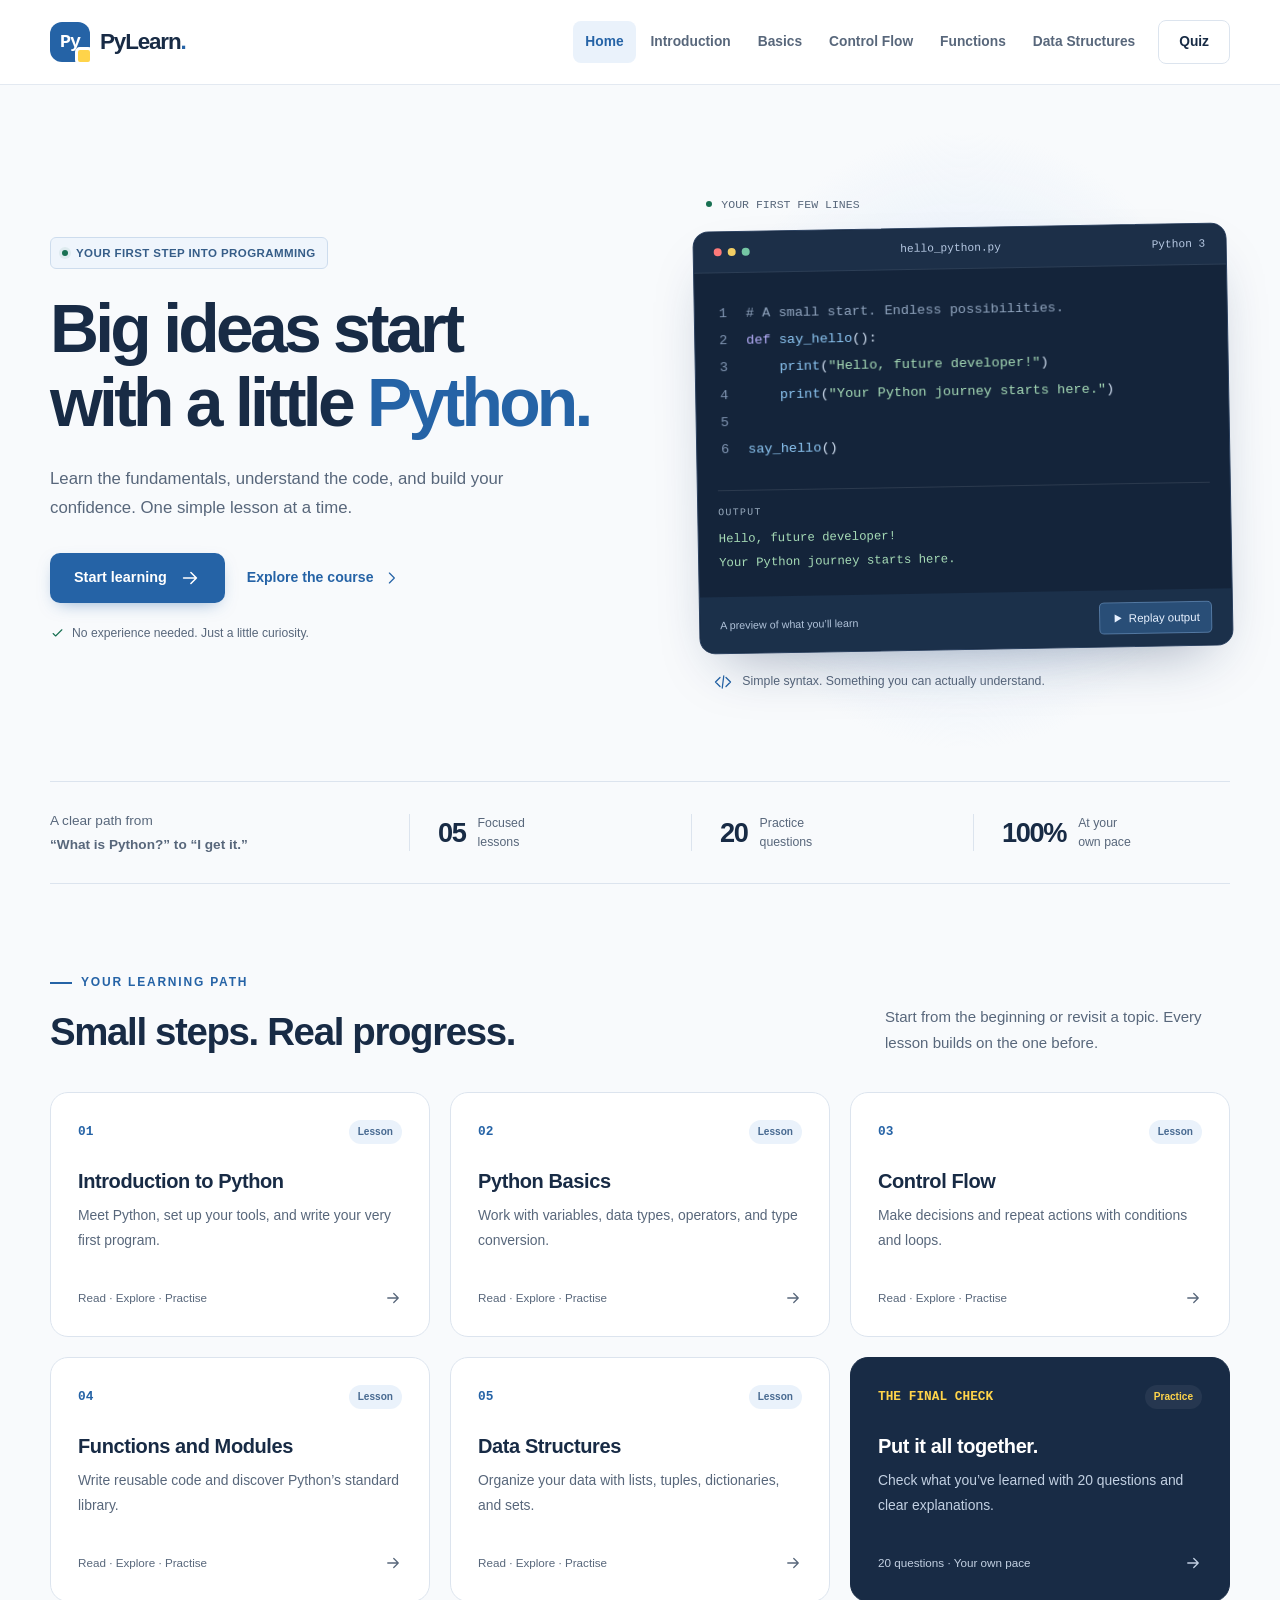
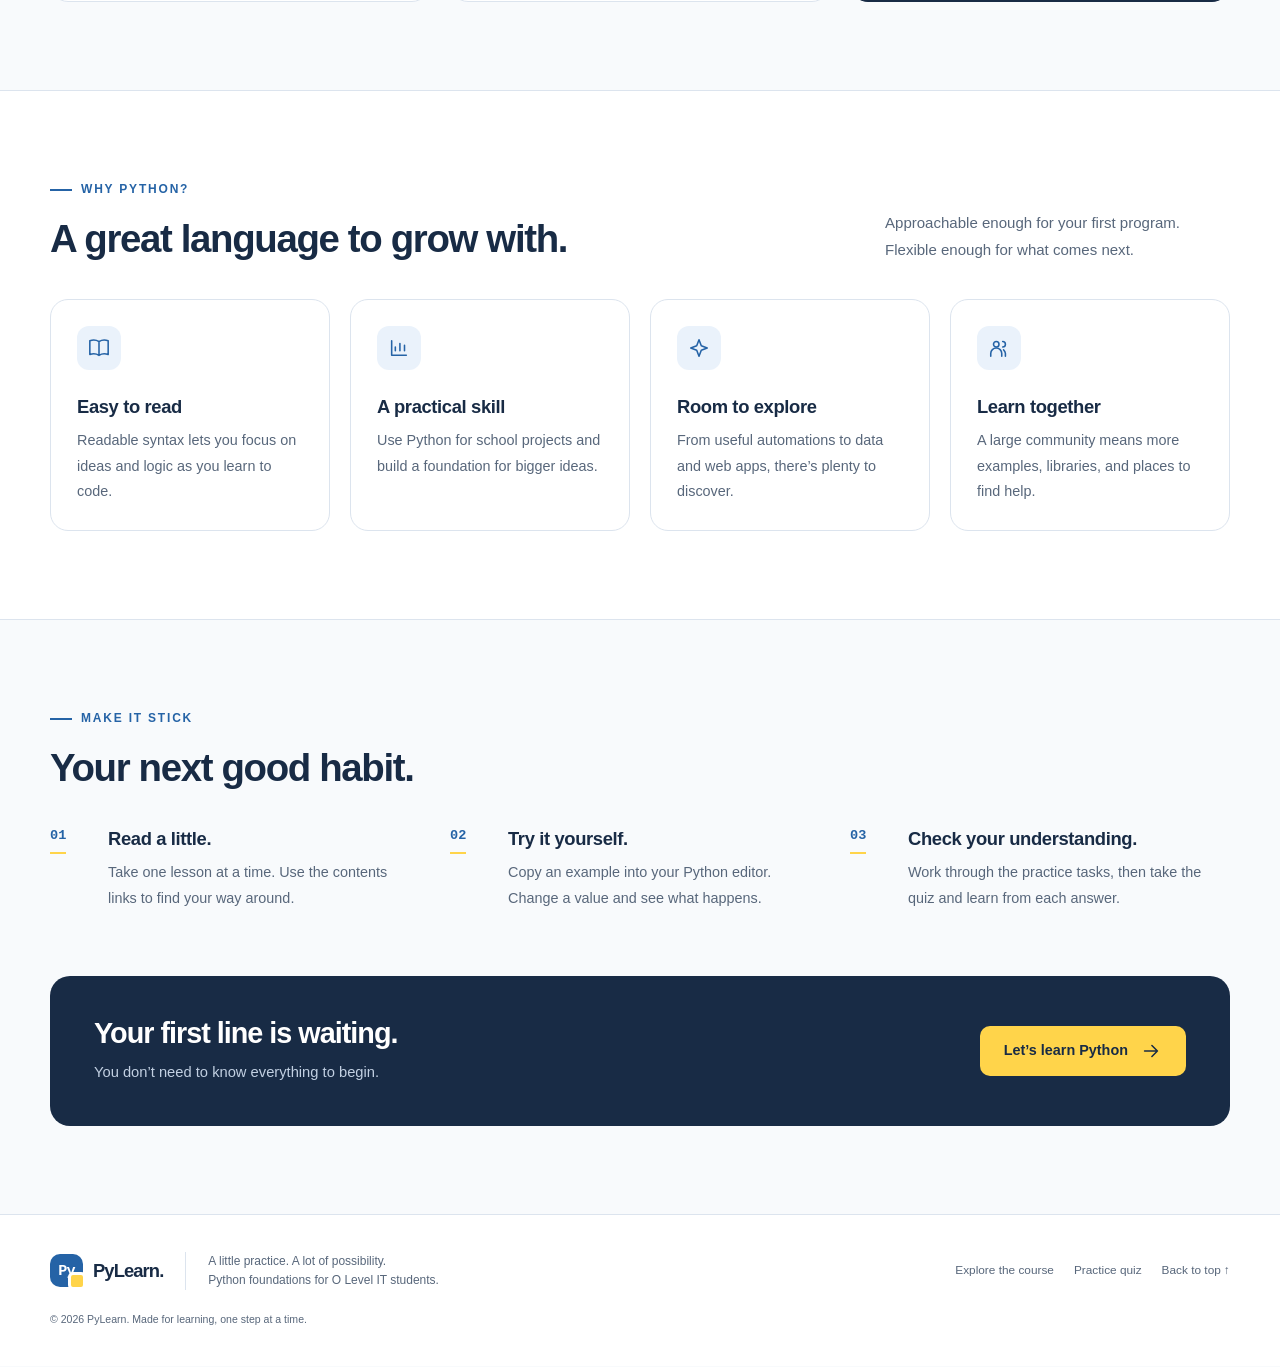
<file: html/index.html>
<!doctype html>
<html lang="en">
  <head>
    <meta charset="UTF-8" />
    <meta name="viewport" content="width=device-width, initial-scale=1.0" />
    <meta
      name="description"
      content="Learn Python with five beginner lessons, practical code examples, and a 20-question quiz. A free course for O Level IT students."
    />
    <meta name="theme-color" content="#2563a6" />
    <title>PyLearn | Learn Python, one step at a time</title>
    <link rel="icon" href="favicon.svg" type="image/svg+xml" />
    <link rel="stylesheet" href="css/style.css" />
    <script src="js/main.js" defer></script>
  </head>
  <body id="top">
    <a class="skip-link" href="#main-content">Skip to content</a>
    <header class="site-header">
      <nav class="navbar container" aria-label="Main navigation">
        <a class="logo" href="index.html" aria-label="PyLearn home"
          ><span class="logo-mark" aria-hidden="true">Py</span
          ><span>PyLearn<span style="color: var(--blue)">.</span></span></a
        >
        <button
          class="menu-toggle"
          type="button"
          aria-expanded="false"
          aria-controls="main-navigation"
        >
          <svg viewBox="0 0 24 24" aria-hidden="true">
            <path d="M4 6h16M4 12h16M4 18h16" /></svg
          ><span class="menu-label">Menu</span>
        </button>
        <ul class="nav-links" id="main-navigation">
          <li>
            <a class="active" aria-current="page" href="index.html">Home</a>
          </li>
          <li><a href="introduction.html">Introduction</a></li>
          <li><a href="basics.html">Basics</a></li>
          <li><a href="control-flow.html">Control Flow</a></li>
          <li><a href="functions.html">Functions</a></li>
          <li><a href="data-structures.html">Data Structures</a></li>
          <li><a class="nav-quiz" href="quiz.html">Quiz</a></li>
        </ul>
      </nav>
      <div class="reading-track" aria-hidden="true"><span></span></div>
    </header>
    <main id="main-content" tabindex="-1">
      <section class="hero home-hero container" aria-labelledby="hero-title">
        <div class="hero-content">
          <div class="hero-badge">
            <span aria-hidden="true"></span>YOUR FIRST STEP INTO PROGRAMMING
          </div>
          <h1 id="hero-title">
            Big ideas start<br />with a little <em>Python.</em>
          </h1>
          <p>
            Learn the fundamentals, understand the code, and build your
            confidence. One simple lesson at a time.
          </p>
          <div class="hero-actions">
            <a class="btn btn-primary" href="introduction.html"
              >Start learning
              <svg viewBox="0 0 24 24" aria-hidden="true">
                <path d="M5 12h14m-6-6 6 6-6 6" /></svg></a
            ><a class="text-link" href="#course"
              >Explore the course
              <svg viewBox="0 0 24 24" aria-hidden="true">
                <path d="m9 5 7 7-7 7" /></svg
            ></a>
          </div>
          <div class="hero-note">
            <svg viewBox="0 0 24 24" aria-hidden="true">
              <path d="m5 12 4 4L19 6" /></svg
            >No experience needed. Just a little curiosity.
          </div>
        </div>
        <div class="hero-visual">
          <p class="editor-label">
            <span aria-hidden="true"></span>YOUR FIRST FEW LINES
          </p>
          <div class="mini-editor">
            <div class="editor-bar">
              <div class="editor-dots" aria-hidden="true">
                <i></i><i></i><i></i>
              </div>
              <span>hello_python.py</span><span>Python 3</span>
            </div>
            <pre
              tabindex="0"
              aria-label="A Python function that prints two welcome messages"
            ><code><span class="code-line" style="--line:0"><span class="line-number" aria-hidden="true">1</span><span class="code-comment"># A small start. Endless possibilities.</span></span><span class="code-line" style="--line:1"><span class="line-number" aria-hidden="true">2</span><span class="code-key">def</span> <span class="code-fn">say_hello</span>():</span><span class="code-line" style="--line:2"><span class="line-number" aria-hidden="true">3</span>    <span class="code-fn">print</span>(<span class="code-str">"Hello, future developer!"</span>)</span><span class="code-line" style="--line:3"><span class="line-number" aria-hidden="true">4</span>    <span class="code-fn">print</span>(<span class="code-str">"Your Python journey starts here."</span>)</span><span class="code-line" style="--line:4"><span class="line-number" aria-hidden="true">5</span> </span><span class="code-line" style="--line:5"><span class="line-number" aria-hidden="true">6</span><span class="code-fn">say_hello</span>()</span></code></pre>
            <div class="demo-console">
              <span>OUTPUT</span>
              <div class="demo-output" aria-live="polite" aria-atomic="true">
                Hello, future developer!<br />Your Python journey starts here.
              </div>
            </div>
            <div class="editor-bottom">
              <span>A preview of what you’ll learn</span
              ><button class="run-demo" type="button">
                <svg viewBox="0 0 24 24" aria-hidden="true">
                  <path d="m7 4 14 8-14 8Z" /></svg
                >Replay output
              </button>
            </div>
          </div>
          <p class="editor-caption">
            <svg viewBox="0 0 24 24" aria-hidden="true">
              <path d="m8 6-6 6 6 6m8-12 6 6-6 6m-3-14-2 16" /></svg
            >Simple syntax. Something you can actually understand.
          </p>
        </div>
      </section>
      <div class="course-strip container">
        <p>
          A clear path from<br /><strong
            >“What is Python?” to “I get it.”</strong
          >
        </p>
        <div class="course-stat">
          <strong>05</strong><span>Focused<br />lessons</span>
        </div>
        <div class="course-stat">
          <strong>20</strong><span>Practice<br />questions</span>
        </div>
        <div class="course-stat">
          <strong>100%</strong><span>At your<br />own pace</span>
        </div>
      </div>
      <section
        class="section container"
        id="course"
        aria-labelledby="course-title"
      >
        <div class="section-heading">
          <div>
            <p class="eyebrow">Your learning path</p>
            <h2 id="course-title">Small steps. Real progress.</h2>
          </div>
          <p>
            Start from the beginning or revisit a topic. Every lesson builds on
            the one before.
          </p>
        </div>
        <div class="course-progress-home" hidden>
          <p>
            <strong data-course-count>0 of 5 lessons complete</strong
            ><br /><span class="save-note"
              >Progress is saved in this browser.</span
            >
          </p>
          <a class="text-link" href="introduction.html" data-resume-link
            >Continue learning →</a
          >
        </div>
        <div class="topic-grid">
          <a
            class="topic-card"
            href="introduction.html"
            data-lesson-card="introduction"
            ><div class="topic-top">
              <span class="topic-number">01</span
              ><span class="topic-state">Lesson</span>
            </div>
            <h3>Introduction to Python</h3>
            <p>
              Meet Python, set up your tools, and write your very first program.
            </p>
            <div class="topic-meta">
              <span>Read · Explore · Practise</span
              ><svg viewBox="0 0 24 24" aria-hidden="true">
                <path d="M5 12h14m-6-6 6 6-6 6" />
              </svg></div></a
          ><a class="topic-card" href="basics.html" data-lesson-card="basics"
            ><div class="topic-top">
              <span class="topic-number">02</span
              ><span class="topic-state">Lesson</span>
            </div>
            <h3>Python Basics</h3>
            <p>
              Work with variables, data types, operators, and type conversion.
            </p>
            <div class="topic-meta">
              <span>Read · Explore · Practise</span
              ><svg viewBox="0 0 24 24" aria-hidden="true">
                <path d="M5 12h14m-6-6 6 6-6 6" />
              </svg></div></a
          ><a
            class="topic-card"
            href="control-flow.html"
            data-lesson-card="control-flow"
            ><div class="topic-top">
              <span class="topic-number">03</span
              ><span class="topic-state">Lesson</span>
            </div>
            <h3>Control Flow</h3>
            <p>Make decisions and repeat actions with conditions and loops.</p>
            <div class="topic-meta">
              <span>Read · Explore · Practise</span
              ><svg viewBox="0 0 24 24" aria-hidden="true">
                <path d="M5 12h14m-6-6 6 6-6 6" />
              </svg></div></a
          ><a
            class="topic-card"
            href="functions.html"
            data-lesson-card="functions"
            ><div class="topic-top">
              <span class="topic-number">04</span
              ><span class="topic-state">Lesson</span>
            </div>
            <h3>Functions and Modules</h3>
            <p>Write reusable code and discover Python’s standard library.</p>
            <div class="topic-meta">
              <span>Read · Explore · Practise</span
              ><svg viewBox="0 0 24 24" aria-hidden="true">
                <path d="M5 12h14m-6-6 6 6-6 6" />
              </svg></div></a
          ><a
            class="topic-card"
            href="data-structures.html"
            data-lesson-card="data-structures"
            ><div class="topic-top">
              <span class="topic-number">05</span
              ><span class="topic-state">Lesson</span>
            </div>
            <h3>Data Structures</h3>
            <p>
              Organize your data with lists, tuples, dictionaries, and sets.
            </p>
            <div class="topic-meta">
              <span>Read · Explore · Practise</span
              ><svg viewBox="0 0 24 24" aria-hidden="true">
                <path d="M5 12h14m-6-6 6 6-6 6" />
              </svg></div></a
          ><a class="topic-card topic-quiz" href="quiz.html"
            ><div class="topic-top">
              <span class="topic-number">THE FINAL CHECK</span
              ><span class="topic-state">Practice</span>
            </div>
            <h3>Put it all together.</h3>
            <p>
              Check what you’ve learned with 20 questions and clear
              explanations.
            </p>
            <div class="topic-meta">
              <span>20 questions · Your own pace</span
              ><svg viewBox="0 0 24 24" aria-hidden="true">
                <path d="M5 12h14m-6-6 6 6-6 6" />
              </svg></div
          ></a>
        </div>
      </section>
      <section class="section section-alt" aria-labelledby="why-title">
        <div class="container">
          <div class="section-heading">
            <div>
              <p class="eyebrow">Why Python?</p>
              <h2 id="why-title">A great language to grow with.</h2>
            </div>
            <p>
              Approachable enough for your first program. Flexible enough for
              what comes next.
            </p>
          </div>
          <div class="card-grid four-col">
            <article class="info-card">
              <span class="card-icon"
                ><svg viewBox="0 0 24 24" aria-hidden="true">
                  <path
                    d="M12 5c-3-2-7-2-10-1v15c3-1 7-1 10 1 3-2 7-2 10-1V4c-3-1-7-1-10 1Zm0 0v15"
                  /></svg
              ></span>
              <h3>Easy to read</h3>
              <p>
                Readable syntax lets you focus on ideas and logic as you learn
                to code.
              </p>
            </article>
            <article class="info-card">
              <span class="card-icon"
                ><svg viewBox="0 0 24 24" aria-hidden="true">
                  <path d="M4 4v16h16M8 15v-4m5 4V7m5 8v-6" /></svg
              ></span>
              <h3>A practical skill</h3>
              <p>
                Use Python for school projects and build a foundation for bigger
                ideas.
              </p>
            </article>
            <article class="info-card">
              <span class="card-icon"
                ><svg viewBox="0 0 24 24" aria-hidden="true">
                  <path
                    d="m12 3 2.5 6.5L21 12l-6.5 2.5L12 21l-2.5-6.5L3 12l6.5-2.5Z"
                  /></svg
              ></span>
              <h3>Room to explore</h3>
              <p>
                From useful automations to data and web apps, there’s plenty to
                discover.
              </p>
            </article>
            <article class="info-card">
              <span class="card-icon"
                ><svg viewBox="0 0 24 24" aria-hidden="true">
                  <circle cx="9" cy="8" r="3" />
                  <path
                    d="M3 21v-3a6 6 0 0 1 12 0v3m1-16a3 3 0 0 1 0 6m3 10v-3a6 6 0 0 0-2-4"
                  /></svg
              ></span>
              <h3>Learn together</h3>
              <p>
                A large community means more examples, libraries, and places to
                find help.
              </p>
            </article>
          </div>
        </div>
      </section>
      <section class="section container" aria-labelledby="study-title">
        <div class="section-heading">
          <div>
            <p class="eyebrow">Make it stick</p>
            <h2 id="study-title">Your next good habit.</h2>
          </div>
        </div>
        <div class="card-grid three-col study-steps">
          <article class="study-step">
            <h3>Read a little.</h3>
            <p>
              Take one lesson at a time. Use the contents links to find your way
              around.
            </p>
          </article>
          <article class="study-step">
            <h3>Try it yourself.</h3>
            <p>
              Copy an example into your Python editor. Change a value and see
              what happens.
            </p>
          </article>
          <article class="study-step">
            <h3>Check your understanding.</h3>
            <p>
              Work through the practice tasks, then take the quiz and learn from
              each answer.
            </p>
          </article>
        </div>
        <div class="home-cta">
          <div>
            <h2>Your first line is waiting.</h2>
            <p>You don’t need to know everything to begin.</p>
          </div>
          <a class="btn btn-yellow" href="introduction.html"
            >Let’s learn Python
            <svg viewBox="0 0 24 24" aria-hidden="true">
              <path d="M5 12h14m-6-6 6 6-6 6" /></svg
          ></a>
        </div>
      </section>
    </main>
    <footer class="site-footer">
      <div class="container">
        <div class="footer-inner">
          <div class="footer-brand">
            <a class="logo" href="index.html"
              ><span class="logo-mark" aria-hidden="true">Py</span>PyLearn.</a
            >
            <p>
              A little practice. A lot of possibility.<br />Python foundations
              for O Level IT students.
            </p>
          </div>
          <nav class="footer-links" aria-label="Footer navigation">
            <a href="index.html#course">Explore the course</a
            ><a href="quiz.html">Practice quiz</a
            ><a href="#top">Back to top ↑</a>
          </nav>
        </div>
        <p class="footer-copyright">
          © 2026 PyLearn. Made for learning, one step at a time.
        </p>
      </div>
    </footer>
    <a class="back-to-top" href="#top" aria-label="Back to top"
      ><svg viewBox="0 0 24 24" aria-hidden="true">
        <path d="M12 19V5m-6 6 6-6 6 6" /></svg
    ></a>
    <div
      class="toast"
      role="status"
      aria-live="polite"
      aria-atomic="true"
    ></div>
  </body>
</html>
</file>
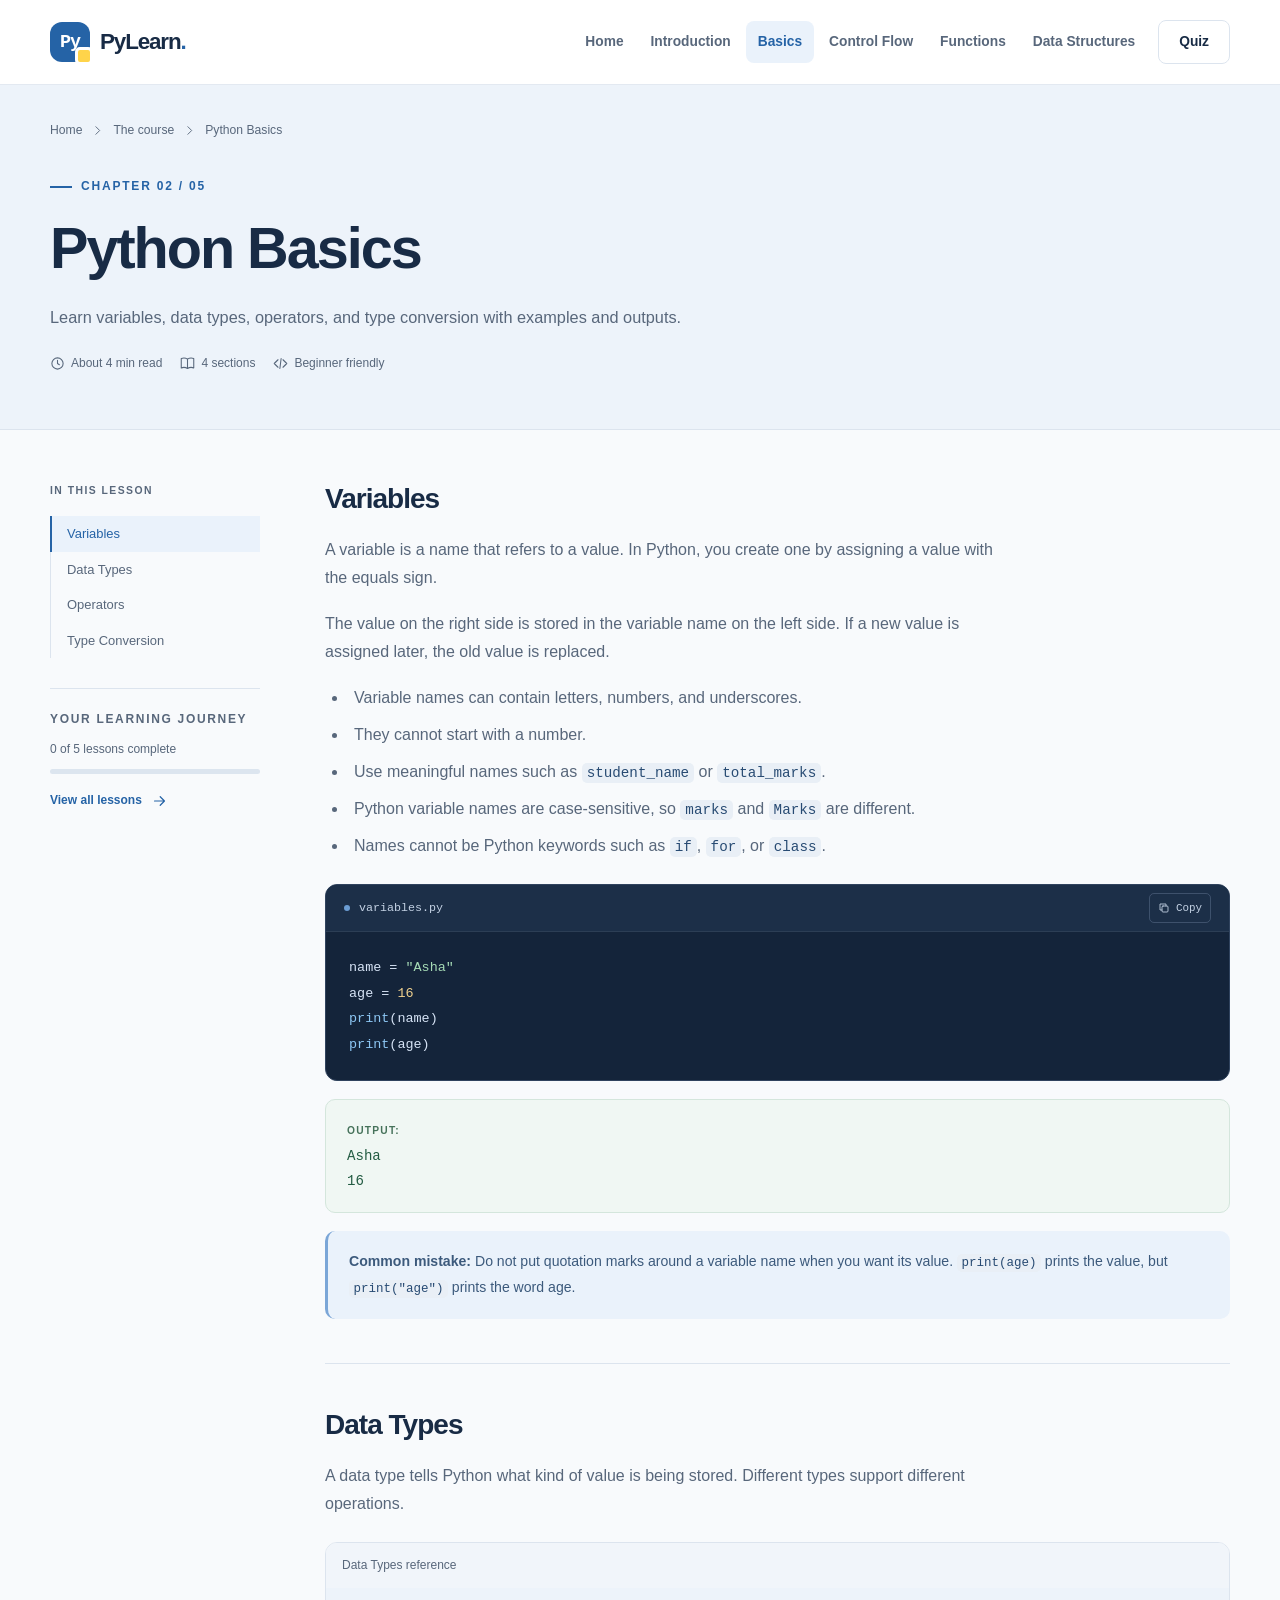
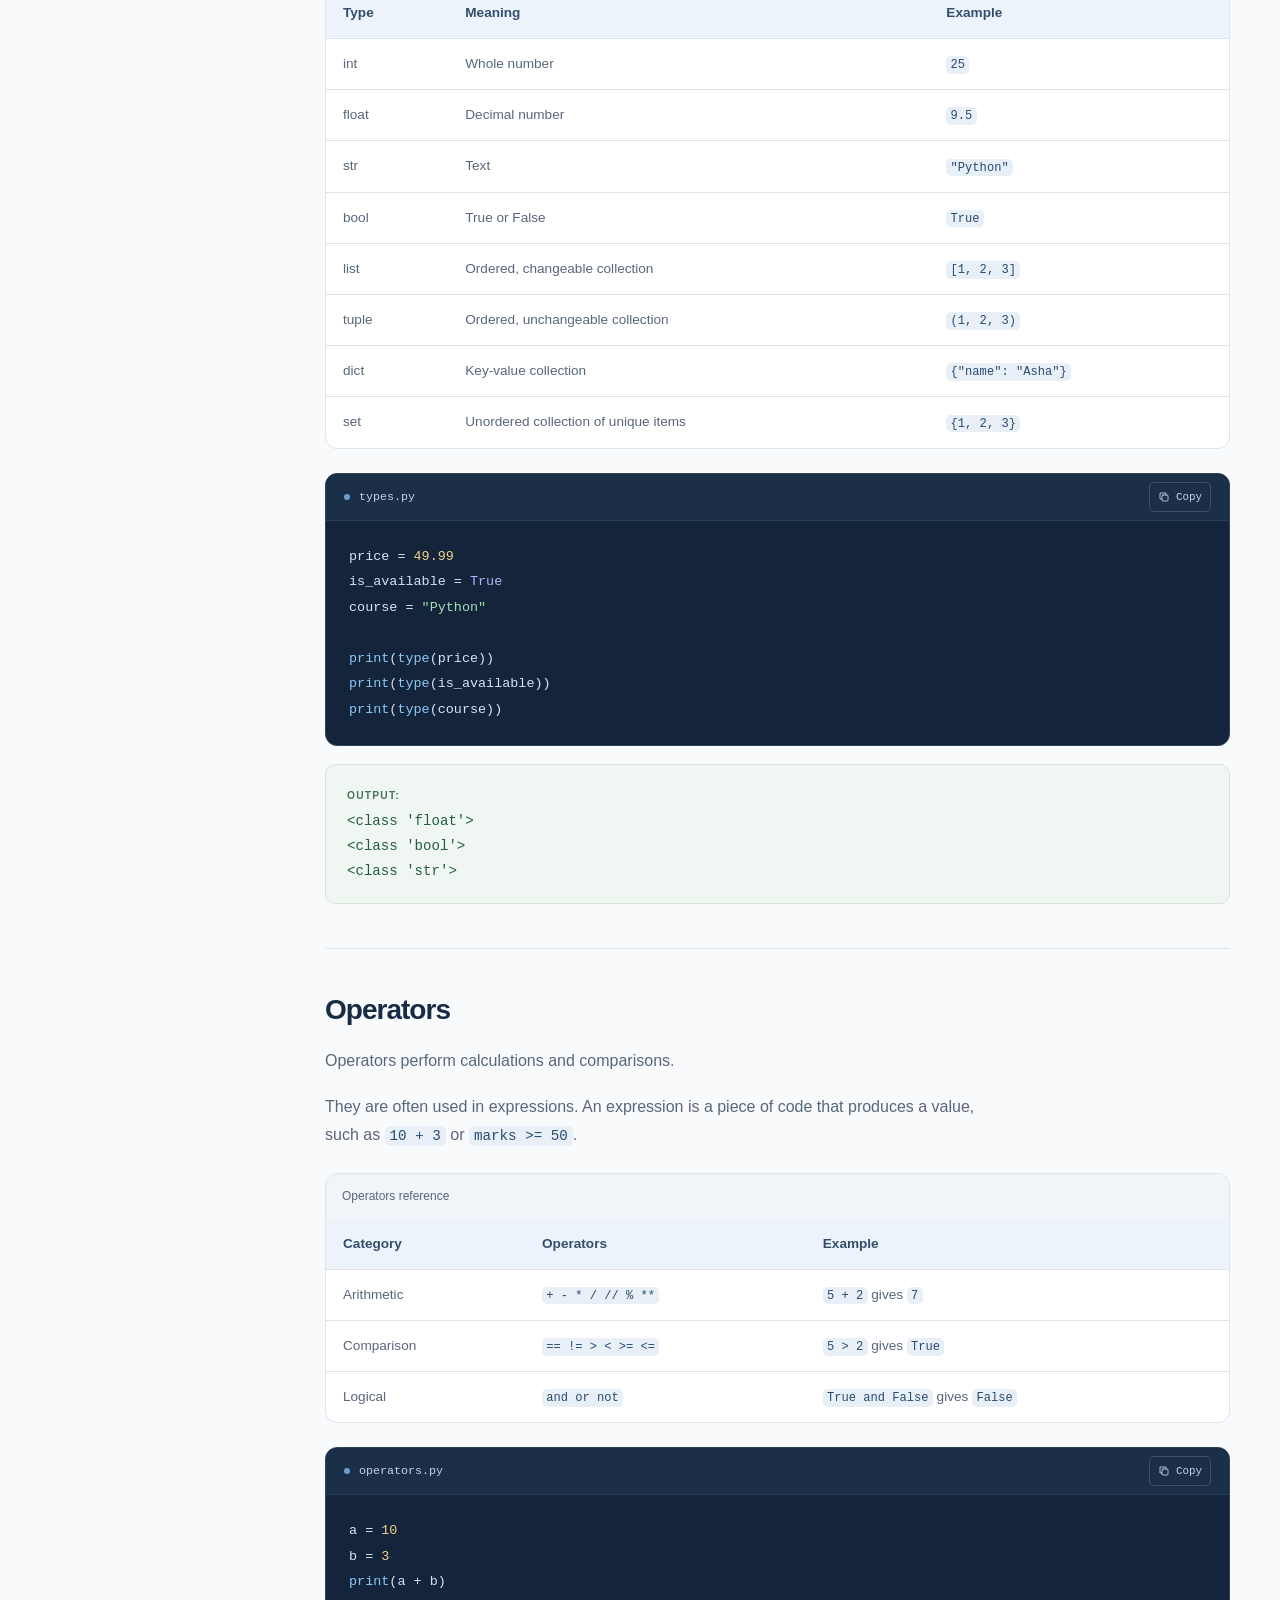
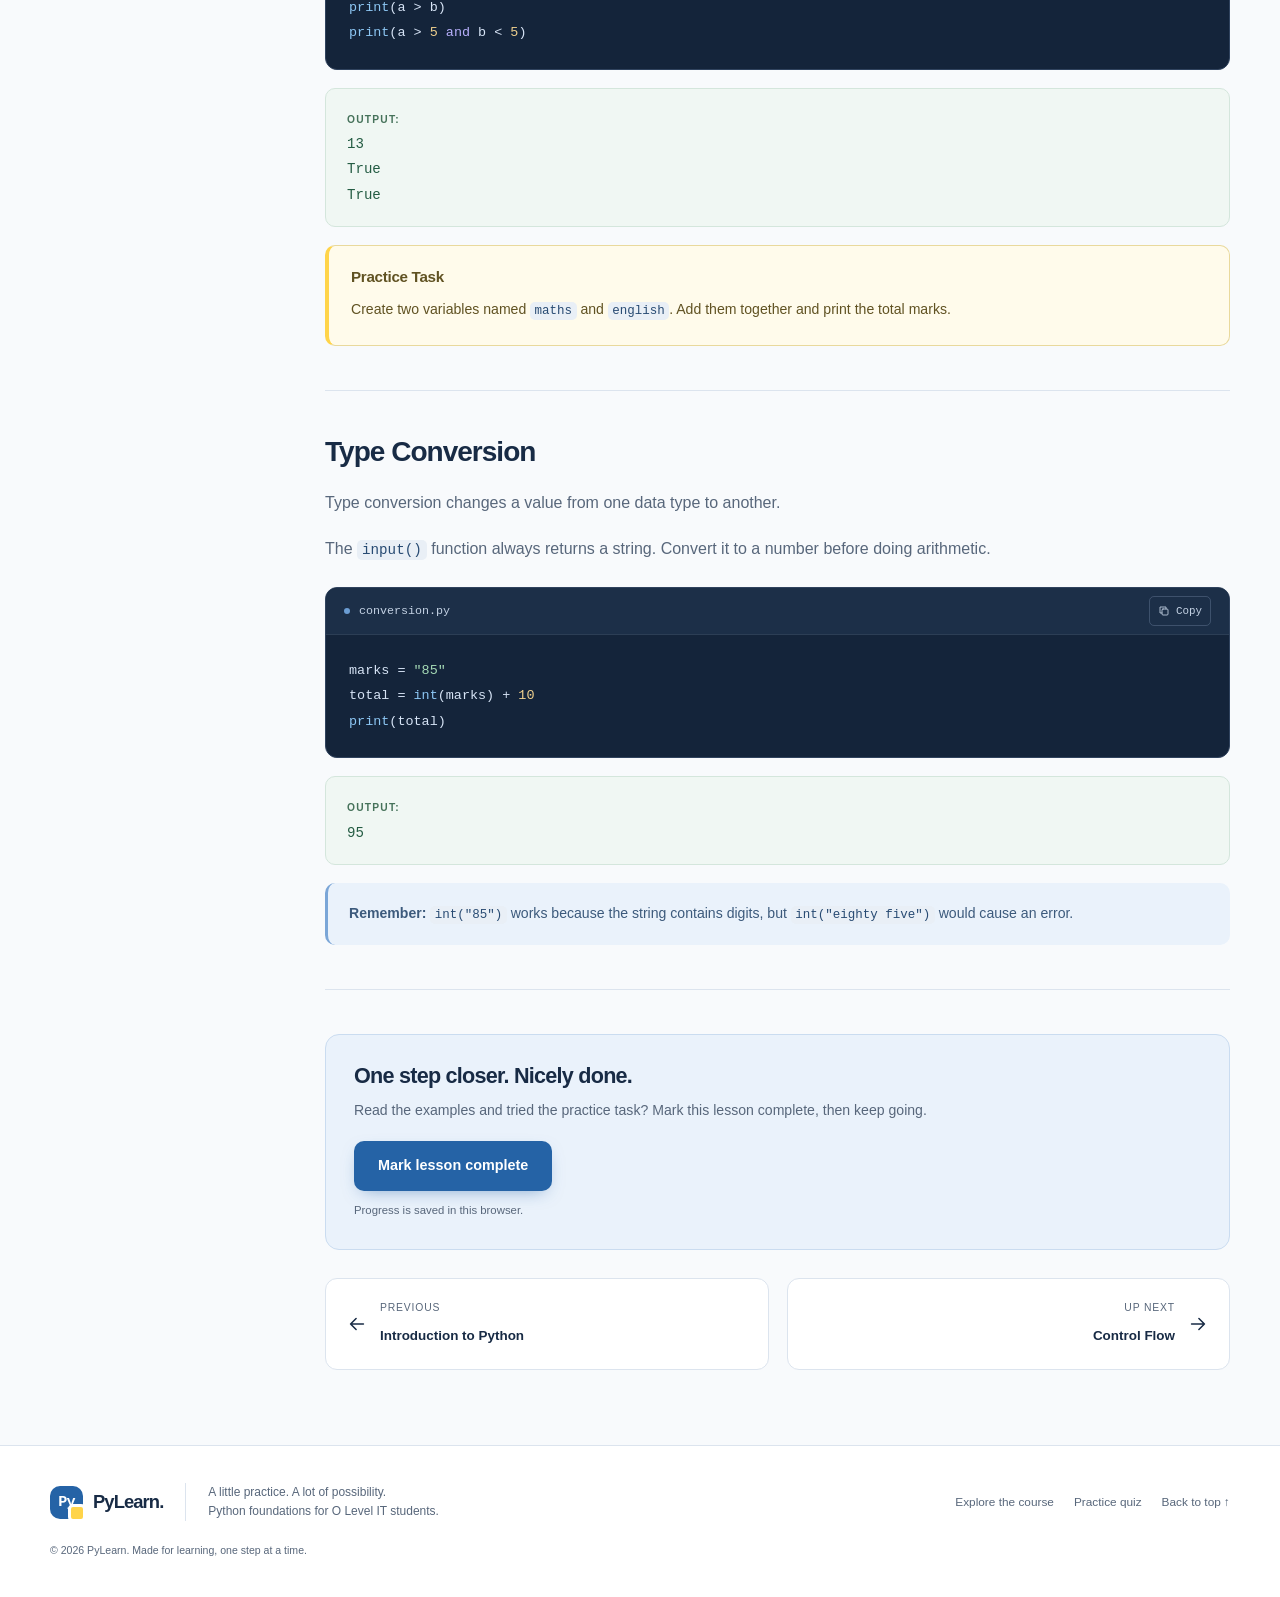
<file: html/basics.html>
<!doctype html>
<html lang="en">
  <head>
    <meta charset="UTF-8" />
    <meta name="viewport" content="width=device-width, initial-scale=1.0" />
    <meta
      name="description"
      content="Work with variables, data types, operators, and type conversion."
    />
    <meta name="theme-color" content="#2563a6" />
    <title>PyLearn | Python Basics</title>
    <link rel="icon" href="favicon.svg" type="image/svg+xml" />
    <link rel="stylesheet" href="css/style.css" />
    <script src="js/main.js" defer></script>
  </head>
  <body id="top" data-lesson="basics">
    <a class="skip-link" href="#main-content">Skip to content</a>
    <header class="site-header">
      <nav class="navbar container" aria-label="Main navigation">
        <a class="logo" href="index.html" aria-label="PyLearn home"
          ><span class="logo-mark" aria-hidden="true">Py</span
          ><span>PyLearn<span style="color: var(--blue)">.</span></span></a
        >
        <button
          class="menu-toggle"
          type="button"
          aria-expanded="false"
          aria-controls="main-navigation"
        >
          <svg viewBox="0 0 24 24" aria-hidden="true">
            <path d="M4 6h16M4 12h16M4 18h16" /></svg
          ><span class="menu-label">Menu</span>
        </button>
        <ul class="nav-links" id="main-navigation">
          <li><a href="index.html">Home</a></li>
          <li><a href="introduction.html">Introduction</a></li>
          <li>
            <a class="active" aria-current="page" href="basics.html">Basics</a>
          </li>
          <li><a href="control-flow.html">Control Flow</a></li>
          <li><a href="functions.html">Functions</a></li>
          <li><a href="data-structures.html">Data Structures</a></li>
          <li><a class="nav-quiz" href="quiz.html">Quiz</a></li>
        </ul>
      </nav>
      <div class="reading-track" aria-hidden="true"><span></span></div>
    </header>
    <main id="main-content" tabindex="-1">
      <section class="page-hero">
        <div class="container">
          <nav class="breadcrumbs" aria-label="Breadcrumb">
            <a href="index.html">Home</a
            ><svg viewBox="0 0 24 24" aria-hidden="true">
              <path d="m9 5 7 7-7 7" /></svg
            ><a href="index.html#course">The course</a
            ><svg viewBox="0 0 24 24" aria-hidden="true">
              <path d="m9 5 7 7-7 7" /></svg
            ><span aria-current="page">Python Basics</span>
          </nav>
          <p class="eyebrow">Chapter 02 / 05</p>
          <h1>Python Basics</h1>
          <p class="intro">
            Learn variables, data types, operators, and type conversion with
            examples and outputs.
          </p>
          <div class="lesson-meta">
            <span
              ><svg viewBox="0 0 24 24" aria-hidden="true">
                <circle cx="12" cy="12" r="9" />
                <path d="M12 7v5l3 2" /></svg
              >About 4 min read</span
            ><span
              ><svg viewBox="0 0 24 24" aria-hidden="true">
                <path
                  d="M12 5c-3-2-7-2-10-1v15c3-1 7-1 10 1 3-2 7-2 10-1V4c-3-1-7-1-10 1Zm0 0v15"
                /></svg
              >4 sections</span
            ><span
              ><svg viewBox="0 0 24 24" aria-hidden="true">
                <path d="m8 6-6 6 6 6m8-12 6 6-6 6m-3-14-2 16" /></svg
              >Beginner friendly</span
            >
          </div>
        </div>
      </section>
      <div class="lesson-layout container">
        <aside class="lesson-sidebar" aria-label="Lesson contents">
          <nav aria-labelledby="contents-label">
            <p class="sidebar-title" id="contents-label">In this lesson</p>
            <ul class="toc-links">
              <li><a href="#variables">Variables</a></li>
              <li><a href="#data-types">Data Types</a></li>
              <li><a href="#operators">Operators</a></li>
              <li><a href="#type-conversion">Type Conversion</a></li>
            </ul>
          </nav>
          <div class="sidebar-course">
            <p class="sidebar-title">Your learning journey</p>
            <p data-course-count>0 of 5 lessons complete</p>
            <div class="progress-track" aria-hidden="true">
              <span data-course-bar></span>
            </div>
            <a class="text-link" href="index.html#course"
              >View all lessons
              <svg viewBox="0 0 24 24" aria-hidden="true">
                <path d="M5 12h14m-6-6 6 6-6 6" /></svg
            ></a>
          </div>
        </aside>
        <div class="lesson-body">
          <section
            aria-labelledby="variables-title"
            class="content-section"
            id="variables"
          >
            <h2 id="variables-title">Variables</h2>
            <p>
              A variable is a name that refers to a value. In Python, you create
              one by assigning a value with the equals sign.
            </p>
            <p>
              The value on the right side is stored in the variable name on the
              left side. If a new value is assigned later, the old value is
              replaced.
            </p>
            <ul class="clean-list">
              <li>
                Variable names can contain letters, numbers, and underscores.
              </li>
              <li>They cannot start with a number.</li>
              <li>
                Use meaningful names such as <code>student_name</code> or
                <code>total_marks</code>.
              </li>
              <li>
                Python variable names are case-sensitive, so
                <code>marks</code> and <code>Marks</code> are different.
              </li>
              <li>
                Names cannot be Python keywords such as <code>if</code>,
                <code>for</code>, or <code>class</code>.
              </li>
            </ul>
            <div class="code-card">
              <div class="code-card-header"><span>variables.py</span></div>
              <pre
                aria-label="Python code example; scroll horizontally if needed"
                tabindex="0"
              ><code>name = <span class="code-str">"Asha"</span>
age = <span class="code-num">16</span>
<span class="code-fn">print</span>(name)
<span class="code-fn">print</span>(age)</code></pre>
            </div>
            <div class="output-box">
              <strong>Output:</strong><br />Asha<br />16
            </div>
            <div class="tip-box">
              <strong>Common mistake:</strong> Do not put quotation marks around
              a variable name when you want its value.
              <code>print(age)</code> prints the value, but
              <code>print("age")</code> prints the word age.
            </div>
          </section>
          <section
            aria-labelledby="data-types-title"
            class="content-section"
            id="data-types"
          >
            <h2 id="data-types-title">Data Types</h2>
            <p>
              A data type tells Python what kind of value is being stored.
              Different types support different operations.
            </p>
            <p class="table-hint">Scroll to see all columns →</p>
            <div
              aria-label="Data Types table; scroll horizontally on smaller screens"
              class="table-wrap"
              role="region"
              tabindex="0"
            >
              <table>
                <caption>
                  Data Types reference
                </caption>
                <thead>
                  <tr>
                    <th scope="col">Type</th>
                    <th scope="col">Meaning</th>
                    <th scope="col">Example</th>
                  </tr>
                </thead>
                <tbody>
                  <tr>
                    <td>int</td>
                    <td>Whole number</td>
                    <td><code>25</code></td>
                  </tr>
                  <tr>
                    <td>float</td>
                    <td>Decimal number</td>
                    <td><code>9.5</code></td>
                  </tr>
                  <tr>
                    <td>str</td>
                    <td>Text</td>
                    <td><code>"Python"</code></td>
                  </tr>
                  <tr>
                    <td>bool</td>
                    <td>True or False</td>
                    <td><code>True</code></td>
                  </tr>
                  <tr>
                    <td>list</td>
                    <td>Ordered, changeable collection</td>
                    <td><code>[1, 2, 3]</code></td>
                  </tr>
                  <tr>
                    <td>tuple</td>
                    <td>Ordered, unchangeable collection</td>
                    <td><code>(1, 2, 3)</code></td>
                  </tr>
                  <tr>
                    <td>dict</td>
                    <td>Key-value collection</td>
                    <td><code>{"name": "Asha"}</code></td>
                  </tr>
                  <tr>
                    <td>set</td>
                    <td>Unordered collection of unique items</td>
                    <td><code>{1, 2, 3}</code></td>
                  </tr>
                </tbody>
              </table>
            </div>
            <div class="code-card">
              <div class="code-card-header"><span>types.py</span></div>
              <pre
                aria-label="Python code example; scroll horizontally if needed"
                tabindex="0"
              ><code>price = <span class="code-num">49.99</span>
is_available = <span class="code-key">True</span>
course = <span class="code-str">"Python"</span>

<span class="code-fn">print</span>(<span class="code-fn">type</span>(price))
<span class="code-fn">print</span>(<span class="code-fn">type</span>(is_available))
<span class="code-fn">print</span>(<span class="code-fn">type</span>(course))</code></pre>
            </div>
            <div class="output-box">
              <strong>Output:</strong><br />&lt;class 'float'&gt;<br />&lt;class
              'bool'&gt;<br />&lt;class 'str'&gt;
            </div>
          </section>
          <section
            aria-labelledby="operators-title"
            class="content-section"
            id="operators"
          >
            <h2 id="operators-title">Operators</h2>
            <p>Operators perform calculations and comparisons.</p>
            <p>
              They are often used in expressions. An expression is a piece of
              code that produces a value, such as <code>10 + 3</code> or
              <code>marks &gt;= 50</code>.
            </p>
            <p class="table-hint">Scroll to see all columns →</p>
            <div
              aria-label="Operators table; scroll horizontally on smaller screens"
              class="table-wrap"
              role="region"
              tabindex="0"
            >
              <table>
                <caption>
                  Operators reference
                </caption>
                <thead>
                  <tr>
                    <th scope="col">Category</th>
                    <th scope="col">Operators</th>
                    <th scope="col">Example</th>
                  </tr>
                </thead>
                <tbody>
                  <tr>
                    <td>Arithmetic</td>
                    <td><code>+ - * / // % **</code></td>
                    <td><code>5 + 2</code> gives <code>7</code></td>
                  </tr>
                  <tr>
                    <td>Comparison</td>
                    <td><code>== != &gt; &lt; &gt;= &lt;=</code></td>
                    <td><code>5 &gt; 2</code> gives <code>True</code></td>
                  </tr>
                  <tr>
                    <td>Logical</td>
                    <td><code>and or not</code></td>
                    <td>
                      <code>True and False</code> gives <code>False</code>
                    </td>
                  </tr>
                </tbody>
              </table>
            </div>
            <div class="code-card">
              <div class="code-card-header"><span>operators.py</span></div>
              <pre
                aria-label="Python code example; scroll horizontally if needed"
                tabindex="0"
              ><code>a = <span class="code-num">10</span>
b = <span class="code-num">3</span>
<span class="code-fn">print</span>(a + b)
<span class="code-fn">print</span>(a &gt; b)
<span class="code-fn">print</span>(a &gt; <span class="code-num">5</span> <span class="code-key">and</span> b &lt; <span class="code-num">5</span>)</code></pre>
            </div>
            <div class="output-box">
              <strong>Output:</strong><br />13<br />True<br />True
            </div>
            <div class="practice-box">
              <h3>Practice Task</h3>
              <p>
                Create two variables named <code>maths</code> and
                <code>english</code>. Add them together and print the total
                marks.
              </p>
            </div>
          </section>
          <section
            aria-labelledby="type-conversion-title"
            class="content-section"
            id="type-conversion"
          >
            <h2 id="type-conversion-title">Type Conversion</h2>
            <p>
              Type conversion changes a value from one data type to another.
            </p>
            <p>
              The <code>input()</code> function always returns a string. Convert
              it to a number before doing arithmetic.
            </p>
            <div class="code-card">
              <div class="code-card-header"><span>conversion.py</span></div>
              <pre
                aria-label="Python code example; scroll horizontally if needed"
                tabindex="0"
              ><code>marks = <span class="code-str">"85"</span>
total = <span class="code-fn">int</span>(marks) + <span class="code-num">10</span>
<span class="code-fn">print</span>(total)</code></pre>
            </div>
            <div class="output-box"><strong>Output:</strong><br />95</div>
            <div class="tip-box">
              <strong>Remember:</strong> <code>int("85")</code> works because
              the string contains digits, but
              <code>int("eighty five")</code> would cause an error.
            </div>
          </section>
          <section
            class="lesson-complete"
            aria-labelledby="complete-title"
            hidden
          >
            <h2 id="complete-title">One step closer. Nicely done.</h2>
            <p>
              Read the examples and tried the practice task? Mark this lesson
              complete, then keep going.
            </p>
            <button
              class="btn btn-primary complete-button"
              type="button"
              aria-pressed="false"
            >
              Mark lesson complete</button
            ><span class="save-note">Progress is saved in this browser.</span>
          </section>
          <nav class="lesson-pagination" aria-label="Lesson navigation">
            <a href="introduction.html"
              ><svg viewBox="0 0 24 24" aria-hidden="true">
                <path d="M19 12H5m6-6-6 6 6 6" /></svg
              ><span
                ><small>Previous</small
                ><strong>Introduction to Python</strong></span
              ></a
            ><a href="control-flow.html"
              ><span><small>Up next</small><strong>Control Flow</strong></span
              ><svg viewBox="0 0 24 24" aria-hidden="true">
                <path d="M5 12h14m-6-6 6 6-6 6" /></svg
            ></a>
          </nav>
        </div>
      </div>
    </main>
    <footer class="site-footer">
      <div class="container">
        <div class="footer-inner">
          <div class="footer-brand">
            <a class="logo" href="index.html"
              ><span class="logo-mark" aria-hidden="true">Py</span>PyLearn.</a
            >
            <p>
              A little practice. A lot of possibility.<br />Python foundations
              for O Level IT students.
            </p>
          </div>
          <nav class="footer-links" aria-label="Footer navigation">
            <a href="index.html#course">Explore the course</a
            ><a href="quiz.html">Practice quiz</a
            ><a href="#top">Back to top ↑</a>
          </nav>
        </div>
        <p class="footer-copyright">
          © 2026 PyLearn. Made for learning, one step at a time.
        </p>
      </div>
    </footer>
    <a class="back-to-top" href="#top" aria-label="Back to top"
      ><svg viewBox="0 0 24 24" aria-hidden="true">
        <path d="M12 19V5m-6 6 6-6 6 6" /></svg
    ></a>
    <div
      class="toast"
      role="status"
      aria-live="polite"
      aria-atomic="true"
    ></div>
  </body>
</html>
</file>
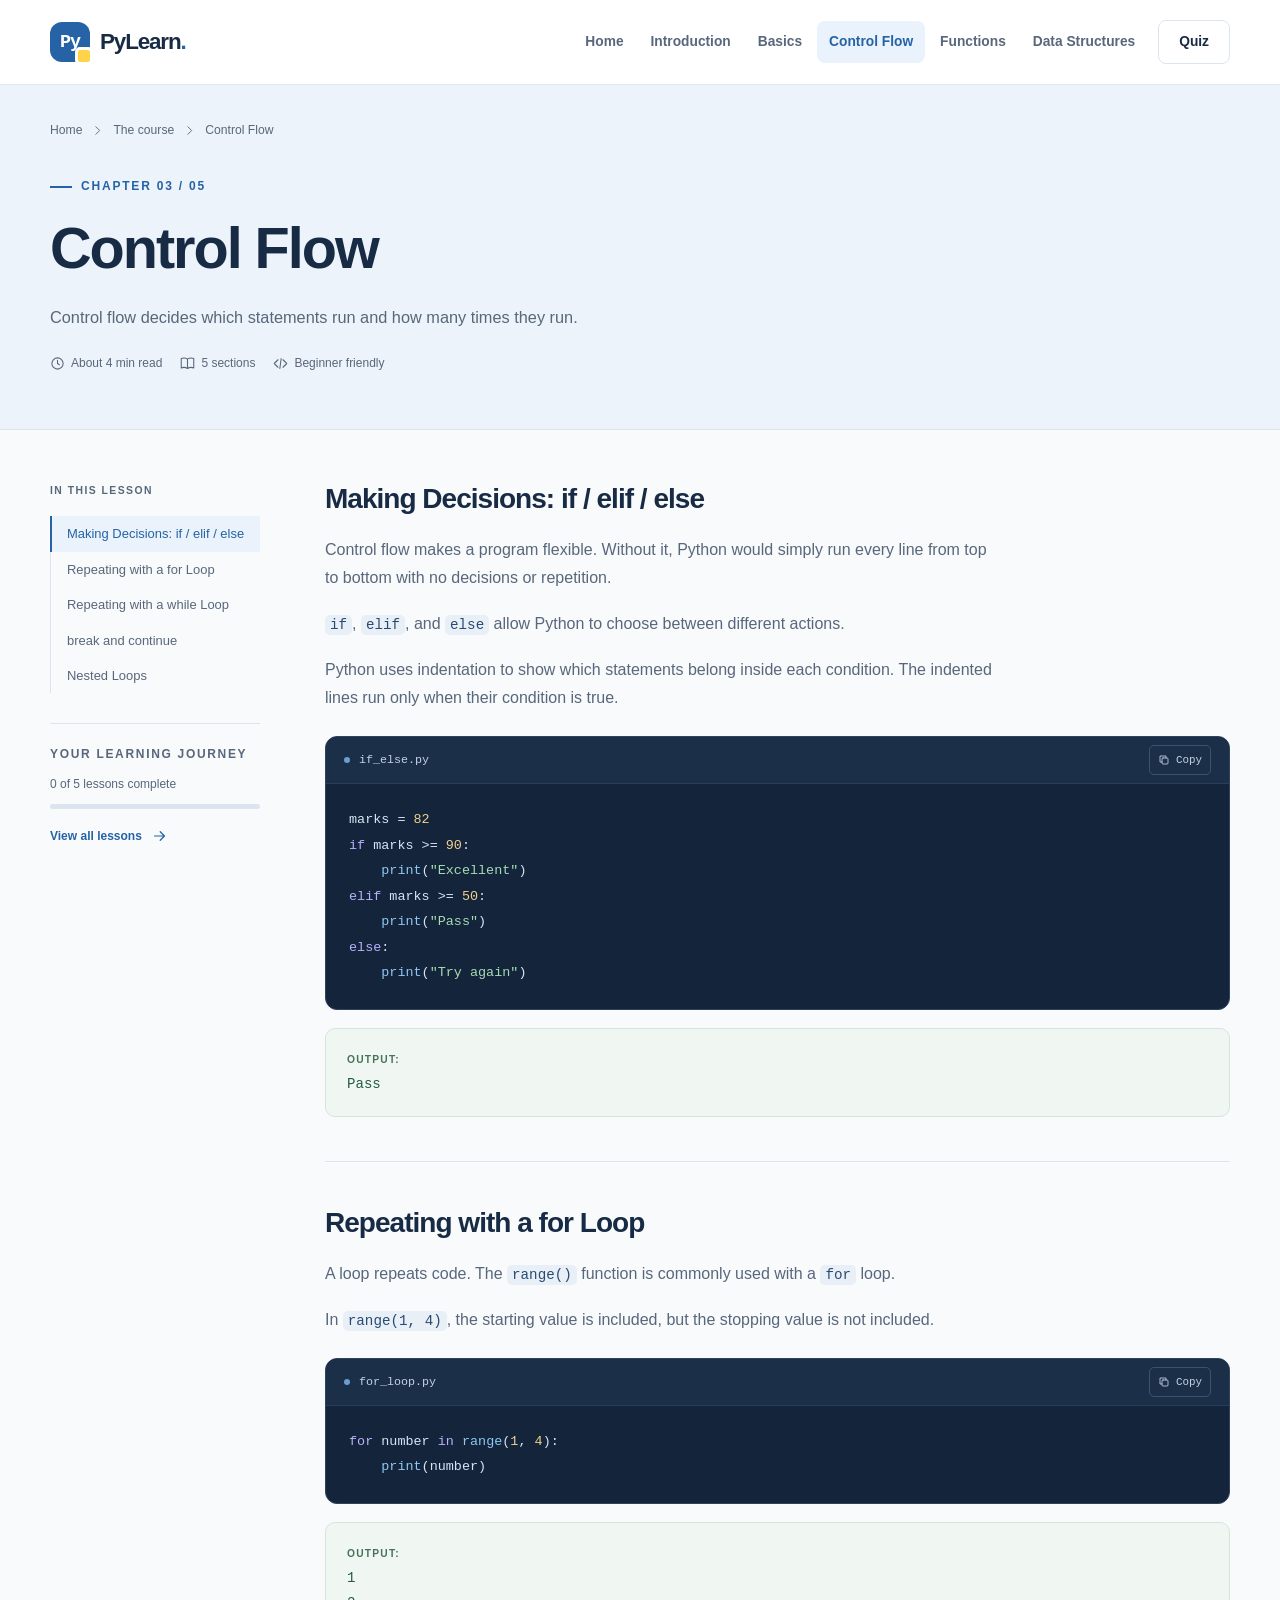
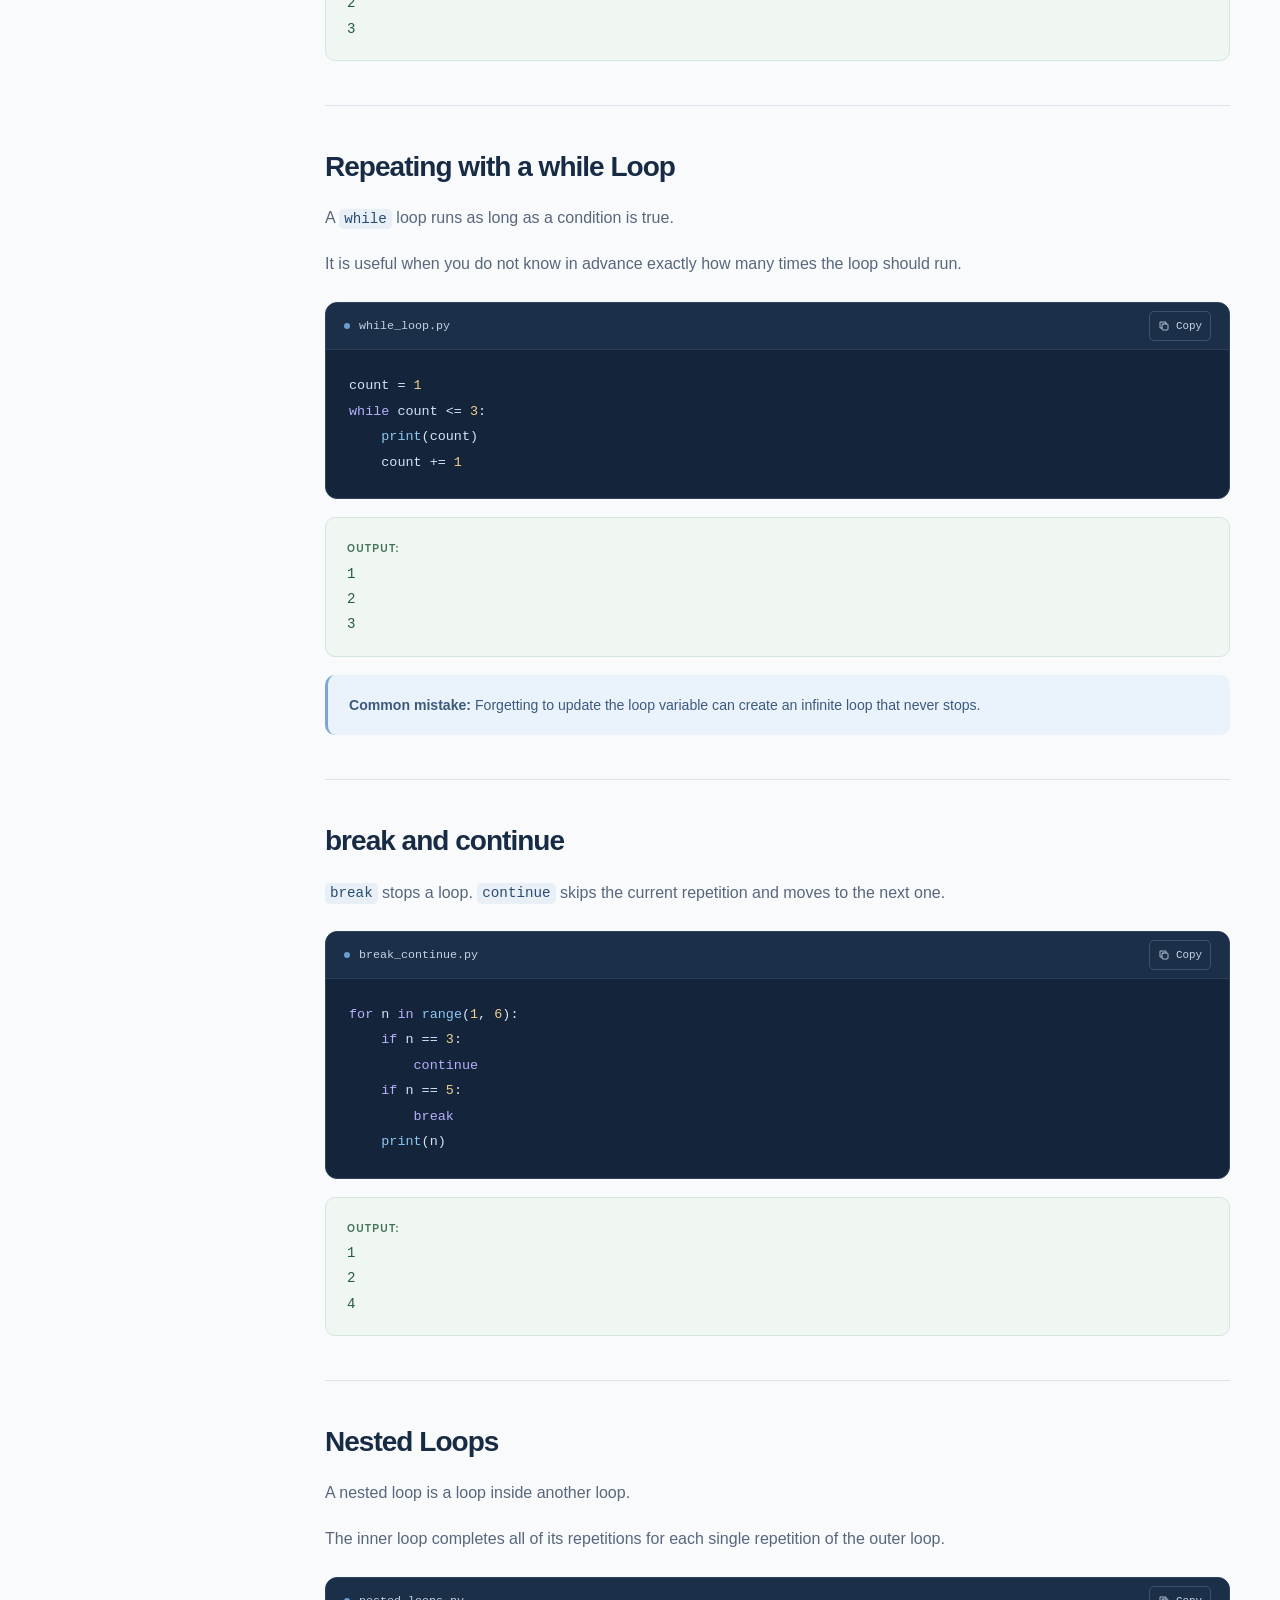
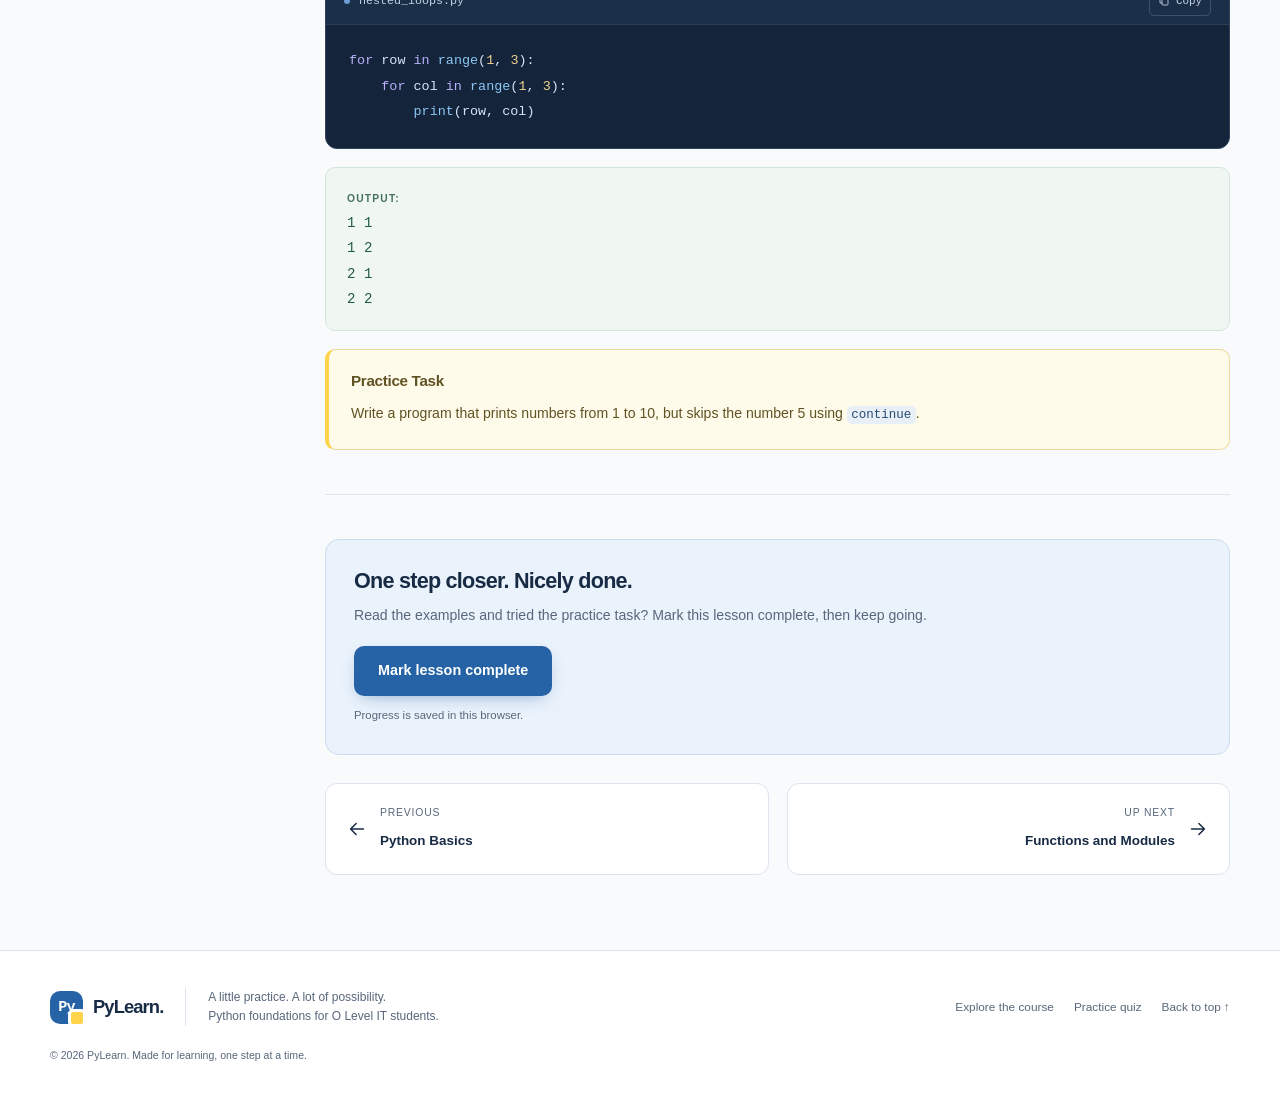
<file: html/control-flow.html>
<!doctype html>
<html lang="en">
  <head>
    <meta charset="UTF-8" />
    <meta name="viewport" content="width=device-width, initial-scale=1.0" />
    <meta
      name="description"
      content="Make decisions and repeat actions with conditions and loops."
    />
    <meta name="theme-color" content="#2563a6" />
    <title>PyLearn | Control Flow</title>
    <link rel="icon" href="favicon.svg" type="image/svg+xml" />
    <link rel="stylesheet" href="css/style.css" />
    <script src="js/main.js" defer></script>
  </head>
  <body id="top" data-lesson="control-flow">
    <a class="skip-link" href="#main-content">Skip to content</a>
    <header class="site-header">
      <nav class="navbar container" aria-label="Main navigation">
        <a class="logo" href="index.html" aria-label="PyLearn home"
          ><span class="logo-mark" aria-hidden="true">Py</span
          ><span>PyLearn<span style="color: var(--blue)">.</span></span></a
        >
        <button
          class="menu-toggle"
          type="button"
          aria-expanded="false"
          aria-controls="main-navigation"
        >
          <svg viewBox="0 0 24 24" aria-hidden="true">
            <path d="M4 6h16M4 12h16M4 18h16" /></svg
          ><span class="menu-label">Menu</span>
        </button>
        <ul class="nav-links" id="main-navigation">
          <li><a href="index.html">Home</a></li>
          <li><a href="introduction.html">Introduction</a></li>
          <li><a href="basics.html">Basics</a></li>
          <li>
            <a class="active" aria-current="page" href="control-flow.html"
              >Control Flow</a
            >
          </li>
          <li><a href="functions.html">Functions</a></li>
          <li><a href="data-structures.html">Data Structures</a></li>
          <li><a class="nav-quiz" href="quiz.html">Quiz</a></li>
        </ul>
      </nav>
      <div class="reading-track" aria-hidden="true"><span></span></div>
    </header>
    <main id="main-content" tabindex="-1">
      <section class="page-hero">
        <div class="container">
          <nav class="breadcrumbs" aria-label="Breadcrumb">
            <a href="index.html">Home</a
            ><svg viewBox="0 0 24 24" aria-hidden="true">
              <path d="m9 5 7 7-7 7" /></svg
            ><a href="index.html#course">The course</a
            ><svg viewBox="0 0 24 24" aria-hidden="true">
              <path d="m9 5 7 7-7 7" /></svg
            ><span aria-current="page">Control Flow</span>
          </nav>
          <p class="eyebrow">Chapter 03 / 05</p>
          <h1>Control Flow</h1>
          <p class="intro">
            Control flow decides which statements run and how many times they
            run.
          </p>
          <div class="lesson-meta">
            <span
              ><svg viewBox="0 0 24 24" aria-hidden="true">
                <circle cx="12" cy="12" r="9" />
                <path d="M12 7v5l3 2" /></svg
              >About 4 min read</span
            ><span
              ><svg viewBox="0 0 24 24" aria-hidden="true">
                <path
                  d="M12 5c-3-2-7-2-10-1v15c3-1 7-1 10 1 3-2 7-2 10-1V4c-3-1-7-1-10 1Zm0 0v15"
                /></svg
              >5 sections</span
            ><span
              ><svg viewBox="0 0 24 24" aria-hidden="true">
                <path d="m8 6-6 6 6 6m8-12 6 6-6 6m-3-14-2 16" /></svg
              >Beginner friendly</span
            >
          </div>
        </div>
      </section>
      <div class="lesson-layout container">
        <aside class="lesson-sidebar" aria-label="Lesson contents">
          <nav aria-labelledby="contents-label">
            <p class="sidebar-title" id="contents-label">In this lesson</p>
            <ul class="toc-links">
              <li>
                <a href="#making-decisions-if-elif-else"
                  >Making Decisions: if / elif / else</a
                >
              </li>
              <li>
                <a href="#repeating-with-a-for-loop"
                  >Repeating with a for Loop</a
                >
              </li>
              <li>
                <a href="#repeating-with-a-while-loop"
                  >Repeating with a while Loop</a
                >
              </li>
              <li><a href="#break-and-continue">break and continue</a></li>
              <li><a href="#nested-loops">Nested Loops</a></li>
            </ul>
          </nav>
          <div class="sidebar-course">
            <p class="sidebar-title">Your learning journey</p>
            <p data-course-count>0 of 5 lessons complete</p>
            <div class="progress-track" aria-hidden="true">
              <span data-course-bar></span>
            </div>
            <a class="text-link" href="index.html#course"
              >View all lessons
              <svg viewBox="0 0 24 24" aria-hidden="true">
                <path d="M5 12h14m-6-6 6 6-6 6" /></svg
            ></a>
          </div>
        </aside>
        <div class="lesson-body">
          <section
            aria-labelledby="making-decisions-if-elif-else-title"
            class="content-section"
            id="making-decisions-if-elif-else"
          >
            <h2 id="making-decisions-if-elif-else-title">
              Making Decisions: if / elif / else
            </h2>
            <p>
              Control flow makes a program flexible. Without it, Python would
              simply run every line from top to bottom with no decisions or
              repetition.
            </p>
            <p>
              <code>if</code>, <code>elif</code>, and <code>else</code> allow
              Python to choose between different actions.
            </p>
            <p>
              Python uses indentation to show which statements belong inside
              each condition. The indented lines run only when their condition
              is true.
            </p>
            <div class="code-card">
              <div class="code-card-header"><span>if_else.py</span></div>
              <pre
                aria-label="Python code example; scroll horizontally if needed"
                tabindex="0"
              ><code>marks = <span class="code-num">82</span>
<span class="code-key">if</span> marks &gt;= <span class="code-num">90</span>:
    <span class="code-fn">print</span>(<span class="code-str">"Excellent"</span>)
<span class="code-key">elif</span> marks &gt;= <span class="code-num">50</span>:
    <span class="code-fn">print</span>(<span class="code-str">"Pass"</span>)
<span class="code-key">else</span>:
    <span class="code-fn">print</span>(<span class="code-str">"Try again"</span>)</code></pre>
            </div>
            <div class="output-box"><strong>Output:</strong><br />Pass</div>
          </section>
          <section
            aria-labelledby="repeating-with-a-for-loop-title"
            class="content-section"
            id="repeating-with-a-for-loop"
          >
            <h2 id="repeating-with-a-for-loop-title">
              Repeating with a for Loop
            </h2>
            <p>
              A loop repeats code. The <code>range()</code> function is commonly
              used with a <code>for</code> loop.
            </p>
            <p>
              In <code>range(1, 4)</code>, the starting value is included, but
              the stopping value is not included.
            </p>
            <div class="code-card">
              <div class="code-card-header"><span>for_loop.py</span></div>
              <pre
                aria-label="Python code example; scroll horizontally if needed"
                tabindex="0"
              ><code><span class="code-key">for</span> number <span class="code-key">in</span> <span class="code-fn">range</span>(<span class="code-num">1</span>, <span class="code-num">4</span>):
    <span class="code-fn">print</span>(number)</code></pre>
            </div>
            <div class="output-box">
              <strong>Output:</strong><br />1<br />2<br />3
            </div>
          </section>
          <section
            aria-labelledby="repeating-with-a-while-loop-title"
            class="content-section"
            id="repeating-with-a-while-loop"
          >
            <h2 id="repeating-with-a-while-loop-title">
              Repeating with a while Loop
            </h2>
            <p>
              A <code>while</code> loop runs as long as a condition is true.
            </p>
            <p>
              It is useful when you do not know in advance exactly how many
              times the loop should run.
            </p>
            <div class="code-card">
              <div class="code-card-header"><span>while_loop.py</span></div>
              <pre
                aria-label="Python code example; scroll horizontally if needed"
                tabindex="0"
              ><code>count = <span class="code-num">1</span>
<span class="code-key">while</span> count &lt;= <span class="code-num">3</span>:
    <span class="code-fn">print</span>(count)
    count += <span class="code-num">1</span></code></pre>
            </div>
            <div class="output-box">
              <strong>Output:</strong><br />1<br />2<br />3
            </div>
            <div class="tip-box">
              <strong>Common mistake:</strong> Forgetting to update the loop
              variable can create an infinite loop that never stops.
            </div>
          </section>
          <section
            aria-labelledby="break-and-continue-title"
            class="content-section"
            id="break-and-continue"
          >
            <h2 id="break-and-continue-title">break and continue</h2>
            <p>
              <code>break</code> stops a loop. <code>continue</code> skips the
              current repetition and moves to the next one.
            </p>
            <div class="code-card">
              <div class="code-card-header"><span>break_continue.py</span></div>
              <pre
                aria-label="Python code example; scroll horizontally if needed"
                tabindex="0"
              ><code><span class="code-key">for</span> n <span class="code-key">in</span> <span class="code-fn">range</span>(<span class="code-num">1</span>, <span class="code-num">6</span>):
    <span class="code-key">if</span> n == <span class="code-num">3</span>:
        <span class="code-key">continue</span>
    <span class="code-key">if</span> n == <span class="code-num">5</span>:
        <span class="code-key">break</span>
    <span class="code-fn">print</span>(n)</code></pre>
            </div>
            <div class="output-box">
              <strong>Output:</strong><br />1<br />2<br />4
            </div>
          </section>
          <section
            aria-labelledby="nested-loops-title"
            class="content-section"
            id="nested-loops"
          >
            <h2 id="nested-loops-title">Nested Loops</h2>
            <p>A nested loop is a loop inside another loop.</p>
            <p>
              The inner loop completes all of its repetitions for each single
              repetition of the outer loop.
            </p>
            <div class="code-card">
              <div class="code-card-header"><span>nested_loops.py</span></div>
              <pre
                aria-label="Python code example; scroll horizontally if needed"
                tabindex="0"
              ><code><span class="code-key">for</span> row <span class="code-key">in</span> <span class="code-fn">range</span>(<span class="code-num">1</span>, <span class="code-num">3</span>):
    <span class="code-key">for</span> col <span class="code-key">in</span> <span class="code-fn">range</span>(<span class="code-num">1</span>, <span class="code-num">3</span>):
        <span class="code-fn">print</span>(row, col)</code></pre>
            </div>
            <div class="output-box">
              <strong>Output:</strong><br />1 1<br />1 2<br />2 1<br />2 2
            </div>
            <div class="practice-box">
              <h3>Practice Task</h3>
              <p>
                Write a program that prints numbers from 1 to 10, but skips the
                number 5 using <code>continue</code>.
              </p>
            </div>
          </section>
          <section
            class="lesson-complete"
            aria-labelledby="complete-title"
            hidden
          >
            <h2 id="complete-title">One step closer. Nicely done.</h2>
            <p>
              Read the examples and tried the practice task? Mark this lesson
              complete, then keep going.
            </p>
            <button
              class="btn btn-primary complete-button"
              type="button"
              aria-pressed="false"
            >
              Mark lesson complete</button
            ><span class="save-note">Progress is saved in this browser.</span>
          </section>
          <nav class="lesson-pagination" aria-label="Lesson navigation">
            <a href="basics.html"
              ><svg viewBox="0 0 24 24" aria-hidden="true">
                <path d="M19 12H5m6-6-6 6 6 6" /></svg
              ><span
                ><small>Previous</small><strong>Python Basics</strong></span
              ></a
            ><a href="functions.html"
              ><span
                ><small>Up next</small
                ><strong>Functions and Modules</strong></span
              ><svg viewBox="0 0 24 24" aria-hidden="true">
                <path d="M5 12h14m-6-6 6 6-6 6" /></svg
            ></a>
          </nav>
        </div>
      </div>
    </main>
    <footer class="site-footer">
      <div class="container">
        <div class="footer-inner">
          <div class="footer-brand">
            <a class="logo" href="index.html"
              ><span class="logo-mark" aria-hidden="true">Py</span>PyLearn.</a
            >
            <p>
              A little practice. A lot of possibility.<br />Python foundations
              for O Level IT students.
            </p>
          </div>
          <nav class="footer-links" aria-label="Footer navigation">
            <a href="index.html#course">Explore the course</a
            ><a href="quiz.html">Practice quiz</a
            ><a href="#top">Back to top ↑</a>
          </nav>
        </div>
        <p class="footer-copyright">
          © 2026 PyLearn. Made for learning, one step at a time.
        </p>
      </div>
    </footer>
    <a class="back-to-top" href="#top" aria-label="Back to top"
      ><svg viewBox="0 0 24 24" aria-hidden="true">
        <path d="M12 19V5m-6 6 6-6 6 6" /></svg
    ></a>
    <div
      class="toast"
      role="status"
      aria-live="polite"
      aria-atomic="true"
    ></div>
  </body>
</html>
</file>
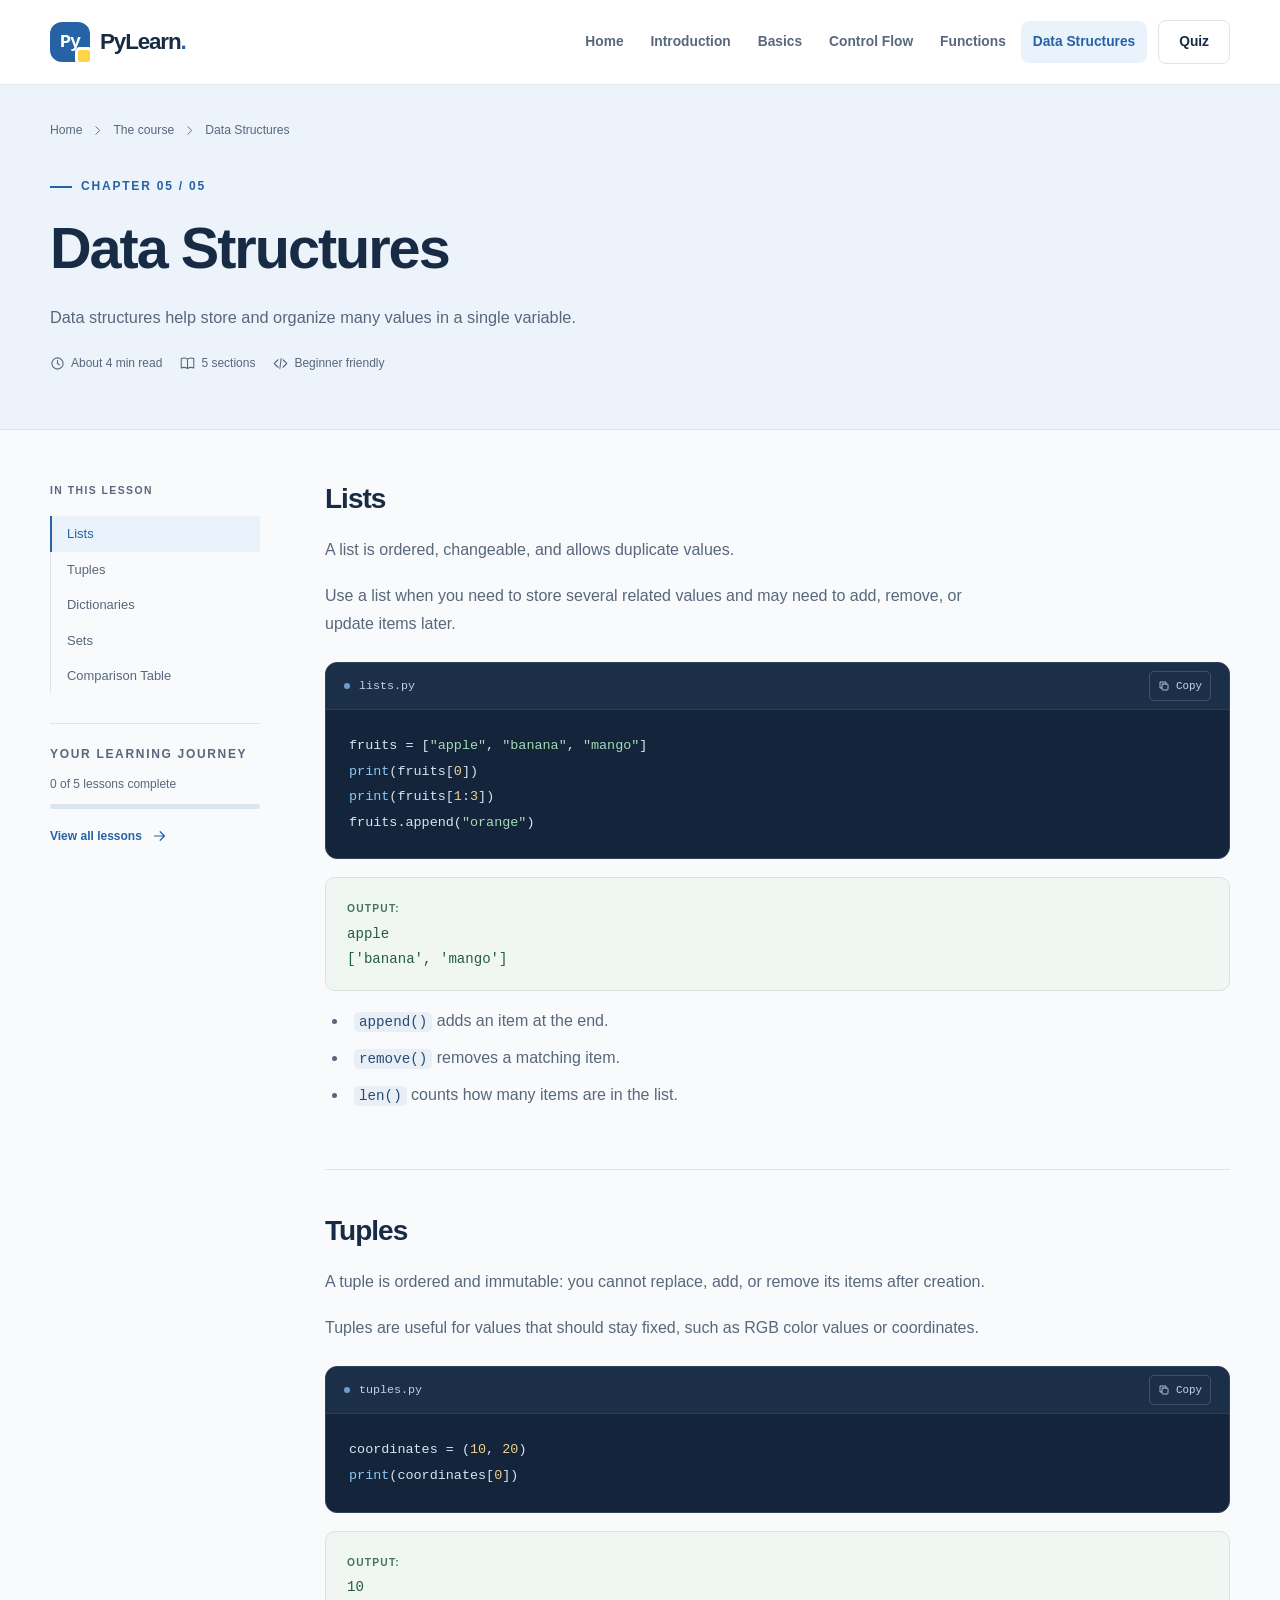
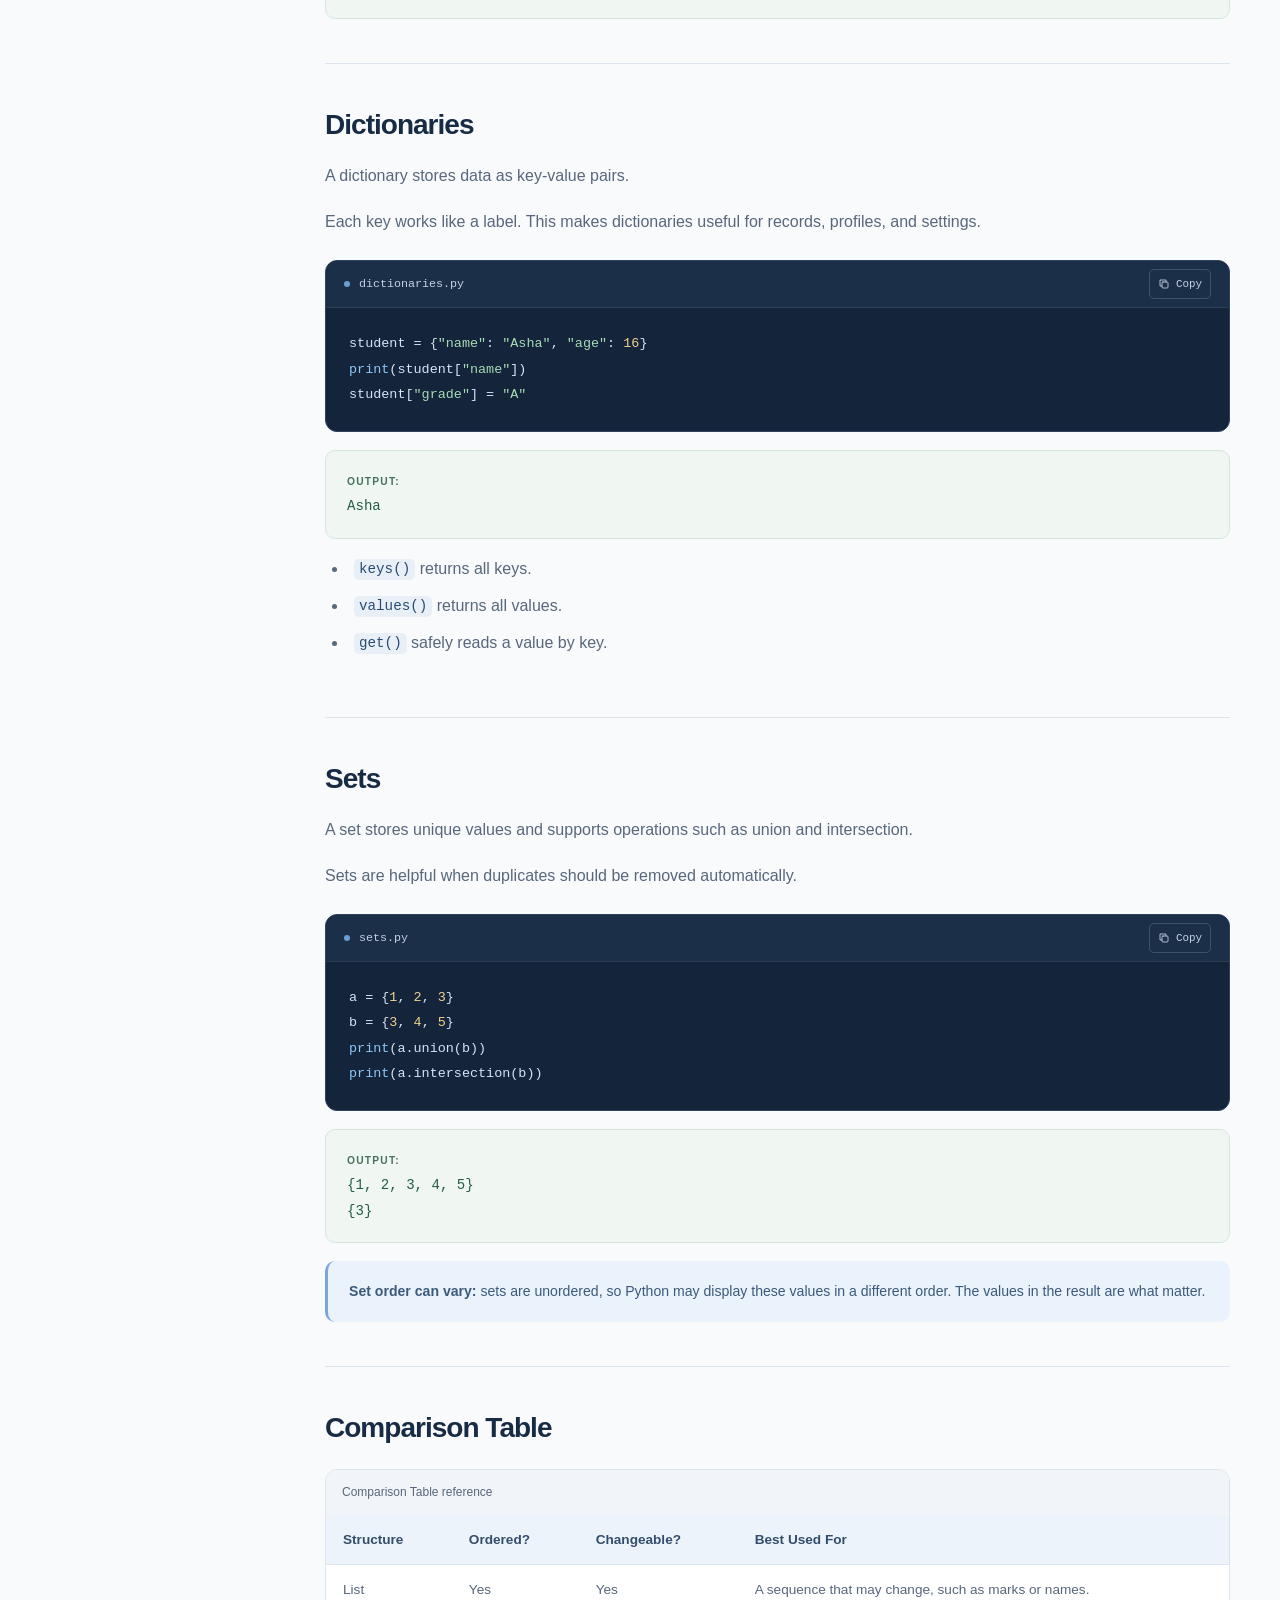
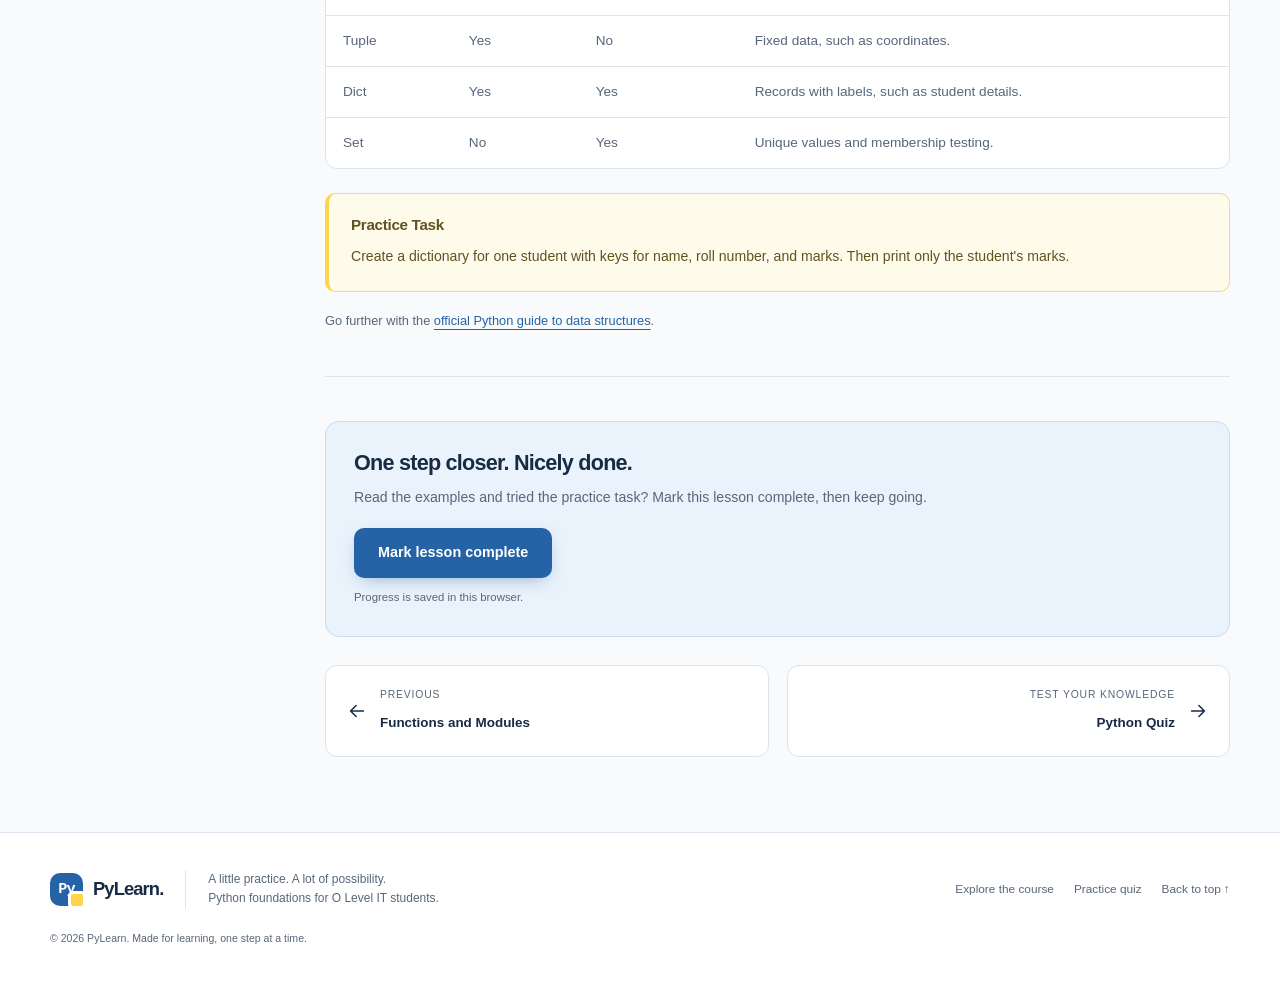
<file: html/data-structures.html>
<!doctype html>
<html lang="en">
  <head>
    <meta charset="UTF-8" />
    <meta name="viewport" content="width=device-width, initial-scale=1.0" />
    <meta
      name="description"
      content="Organize your data with lists, tuples, dictionaries, and sets."
    />
    <meta name="theme-color" content="#2563a6" />
    <title>PyLearn | Data Structures</title>
    <link rel="icon" href="favicon.svg" type="image/svg+xml" />
    <link rel="stylesheet" href="css/style.css" />
    <script src="js/main.js" defer></script>
  </head>
  <body id="top" data-lesson="data-structures">
    <a class="skip-link" href="#main-content">Skip to content</a>
    <header class="site-header">
      <nav class="navbar container" aria-label="Main navigation">
        <a class="logo" href="index.html" aria-label="PyLearn home"
          ><span class="logo-mark" aria-hidden="true">Py</span
          ><span>PyLearn<span style="color: var(--blue)">.</span></span></a
        >
        <button
          class="menu-toggle"
          type="button"
          aria-expanded="false"
          aria-controls="main-navigation"
        >
          <svg viewBox="0 0 24 24" aria-hidden="true">
            <path d="M4 6h16M4 12h16M4 18h16" /></svg
          ><span class="menu-label">Menu</span>
        </button>
        <ul class="nav-links" id="main-navigation">
          <li><a href="index.html">Home</a></li>
          <li><a href="introduction.html">Introduction</a></li>
          <li><a href="basics.html">Basics</a></li>
          <li><a href="control-flow.html">Control Flow</a></li>
          <li><a href="functions.html">Functions</a></li>
          <li>
            <a class="active" aria-current="page" href="data-structures.html"
              >Data Structures</a
            >
          </li>
          <li><a class="nav-quiz" href="quiz.html">Quiz</a></li>
        </ul>
      </nav>
      <div class="reading-track" aria-hidden="true"><span></span></div>
    </header>
    <main id="main-content" tabindex="-1">
      <section class="page-hero">
        <div class="container">
          <nav class="breadcrumbs" aria-label="Breadcrumb">
            <a href="index.html">Home</a
            ><svg viewBox="0 0 24 24" aria-hidden="true">
              <path d="m9 5 7 7-7 7" /></svg
            ><a href="index.html#course">The course</a
            ><svg viewBox="0 0 24 24" aria-hidden="true">
              <path d="m9 5 7 7-7 7" /></svg
            ><span aria-current="page">Data Structures</span>
          </nav>
          <p class="eyebrow">Chapter 05 / 05</p>
          <h1>Data Structures</h1>
          <p class="intro">
            Data structures help store and organize many values in a single
            variable.
          </p>
          <div class="lesson-meta">
            <span
              ><svg viewBox="0 0 24 24" aria-hidden="true">
                <circle cx="12" cy="12" r="9" />
                <path d="M12 7v5l3 2" /></svg
              >About 4 min read</span
            ><span
              ><svg viewBox="0 0 24 24" aria-hidden="true">
                <path
                  d="M12 5c-3-2-7-2-10-1v15c3-1 7-1 10 1 3-2 7-2 10-1V4c-3-1-7-1-10 1Zm0 0v15"
                /></svg
              >5 sections</span
            ><span
              ><svg viewBox="0 0 24 24" aria-hidden="true">
                <path d="m8 6-6 6 6 6m8-12 6 6-6 6m-3-14-2 16" /></svg
              >Beginner friendly</span
            >
          </div>
        </div>
      </section>
      <div class="lesson-layout container">
        <aside class="lesson-sidebar" aria-label="Lesson contents">
          <nav aria-labelledby="contents-label">
            <p class="sidebar-title" id="contents-label">In this lesson</p>
            <ul class="toc-links">
              <li><a href="#lists">Lists</a></li>
              <li><a href="#tuples">Tuples</a></li>
              <li><a href="#dictionaries">Dictionaries</a></li>
              <li><a href="#sets">Sets</a></li>
              <li><a href="#comparison-table">Comparison Table</a></li>
            </ul>
          </nav>
          <div class="sidebar-course">
            <p class="sidebar-title">Your learning journey</p>
            <p data-course-count>0 of 5 lessons complete</p>
            <div class="progress-track" aria-hidden="true">
              <span data-course-bar></span>
            </div>
            <a class="text-link" href="index.html#course"
              >View all lessons
              <svg viewBox="0 0 24 24" aria-hidden="true">
                <path d="M5 12h14m-6-6 6 6-6 6" /></svg
            ></a>
          </div>
        </aside>
        <div class="lesson-body">
          <section
            aria-labelledby="lists-title"
            class="content-section"
            id="lists"
          >
            <h2 id="lists-title">Lists</h2>
            <p>A list is ordered, changeable, and allows duplicate values.</p>
            <p>
              Use a list when you need to store several related values and may
              need to add, remove, or update items later.
            </p>
            <div class="code-card">
              <div class="code-card-header"><span>lists.py</span></div>
              <pre
                aria-label="Python code example; scroll horizontally if needed"
                tabindex="0"
              ><code>fruits = [<span class="code-str">"apple"</span>, <span class="code-str">"banana"</span>, <span class="code-str">"mango"</span>]
<span class="code-fn">print</span>(fruits[<span class="code-num">0</span>])
<span class="code-fn">print</span>(fruits[<span class="code-num">1</span>:<span class="code-num">3</span>])
fruits.append(<span class="code-str">"orange"</span>)</code></pre>
            </div>
            <div class="output-box">
              <strong>Output:</strong><br />apple<br />['banana', 'mango']
            </div>
            <ul class="method-list">
              <li><code>append()</code> adds an item at the end.</li>
              <li><code>remove()</code> removes a matching item.</li>
              <li><code>len()</code> counts how many items are in the list.</li>
            </ul>
          </section>
          <section
            aria-labelledby="tuples-title"
            class="content-section"
            id="tuples"
          >
            <h2 id="tuples-title">Tuples</h2>
            <p>
              A tuple is ordered and immutable: you cannot replace, add, or
              remove its items after creation.
            </p>
            <p>
              Tuples are useful for values that should stay fixed, such as RGB
              color values or coordinates.
            </p>
            <div class="code-card">
              <div class="code-card-header"><span>tuples.py</span></div>
              <pre
                aria-label="Python code example; scroll horizontally if needed"
                tabindex="0"
              ><code>coordinates = (<span class="code-num">10</span>, <span class="code-num">20</span>)
<span class="code-fn">print</span>(coordinates[<span class="code-num">0</span>])</code></pre>
            </div>
            <div class="output-box"><strong>Output:</strong><br />10</div>
          </section>
          <section
            aria-labelledby="dictionaries-title"
            class="content-section"
            id="dictionaries"
          >
            <h2 id="dictionaries-title">Dictionaries</h2>
            <p>A dictionary stores data as key-value pairs.</p>
            <p>
              Each key works like a label. This makes dictionaries useful for
              records, profiles, and settings.
            </p>
            <div class="code-card">
              <div class="code-card-header"><span>dictionaries.py</span></div>
              <pre
                aria-label="Python code example; scroll horizontally if needed"
                tabindex="0"
              ><code>student = {<span class="code-str">"name"</span>: <span class="code-str">"Asha"</span>, <span class="code-str">"age"</span>: <span class="code-num">16</span>}
<span class="code-fn">print</span>(student[<span class="code-str">"name"</span>])
student[<span class="code-str">"grade"</span>] = <span class="code-str">"A"</span></code></pre>
            </div>
            <div class="output-box"><strong>Output:</strong><br />Asha</div>
            <ul class="method-list">
              <li><code>keys()</code> returns all keys.</li>
              <li><code>values()</code> returns all values.</li>
              <li><code>get()</code> safely reads a value by key.</li>
            </ul>
          </section>
          <section
            aria-labelledby="sets-title"
            class="content-section"
            id="sets"
          >
            <h2 id="sets-title">Sets</h2>
            <p>
              A set stores unique values and supports operations such as union
              and intersection.
            </p>
            <p>
              Sets are helpful when duplicates should be removed automatically.
            </p>
            <div class="code-card">
              <div class="code-card-header"><span>sets.py</span></div>
              <pre
                aria-label="Python code example; scroll horizontally if needed"
                tabindex="0"
              ><code>a = {<span class="code-num">1</span>, <span class="code-num">2</span>, <span class="code-num">3</span>}
b = {<span class="code-num">3</span>, <span class="code-num">4</span>, <span class="code-num">5</span>}
<span class="code-fn">print</span>(a.union(b))
<span class="code-fn">print</span>(a.intersection(b))</code></pre>
            </div>
            <div class="output-box">
              <strong>Output:</strong><br />{1, 2, 3, 4, 5}<br />{3}
            </div>
            <div class="tip-box">
              <strong>Set order can vary:</strong> sets are unordered, so Python
              may display these values in a different order. The values in the
              result are what matter.
            </div>
          </section>
          <section
            aria-labelledby="comparison-table-title"
            class="content-section"
            id="comparison-table"
          >
            <h2 id="comparison-table-title">Comparison Table</h2>
            <p class="table-hint">Scroll to see all columns →</p>
            <div
              aria-label="Comparison Table table; scroll horizontally on smaller screens"
              class="table-wrap"
              role="region"
              tabindex="0"
            >
              <table>
                <caption>
                  Comparison Table reference
                </caption>
                <thead>
                  <tr>
                    <th scope="col">Structure</th>
                    <th scope="col">Ordered?</th>
                    <th scope="col">Changeable?</th>
                    <th scope="col">Best Used For</th>
                  </tr>
                </thead>
                <tbody>
                  <tr>
                    <td>List</td>
                    <td>Yes</td>
                    <td>Yes</td>
                    <td>A sequence that may change, such as marks or names.</td>
                  </tr>
                  <tr>
                    <td>Tuple</td>
                    <td>Yes</td>
                    <td>No</td>
                    <td>Fixed data, such as coordinates.</td>
                  </tr>
                  <tr>
                    <td>Dict</td>
                    <td>Yes</td>
                    <td>Yes</td>
                    <td>Records with labels, such as student details.</td>
                  </tr>
                  <tr>
                    <td>Set</td>
                    <td>No</td>
                    <td>Yes</td>
                    <td>Unique values and membership testing.</td>
                  </tr>
                </tbody>
              </table>
            </div>
            <div class="practice-box">
              <h3>Practice Task</h3>
              <p>
                Create a dictionary for one student with keys for name, roll
                number, and marks. Then print only the student's marks.
              </p>
            </div>
            <p style="margin-top: 18px; font-size: 0.8rem">
              Go further with the
              <a
                href="https://docs.python.org/3/tutorial/datastructures.html"
                rel="noopener noreferrer"
                target="_blank"
                >official Python guide to data structures</a
              >.
            </p>
          </section>
          <section
            class="lesson-complete"
            aria-labelledby="complete-title"
            hidden
          >
            <h2 id="complete-title">One step closer. Nicely done.</h2>
            <p>
              Read the examples and tried the practice task? Mark this lesson
              complete, then keep going.
            </p>
            <button
              class="btn btn-primary complete-button"
              type="button"
              aria-pressed="false"
            >
              Mark lesson complete</button
            ><span class="save-note">Progress is saved in this browser.</span>
          </section>
          <nav class="lesson-pagination" aria-label="Lesson navigation">
            <a href="functions.html"
              ><svg viewBox="0 0 24 24" aria-hidden="true">
                <path d="M19 12H5m6-6-6 6 6 6" /></svg
              ><span
                ><small>Previous</small
                ><strong>Functions and Modules</strong></span
              ></a
            ><a href="quiz.html"
              ><span
                ><small>Test your knowledge</small
                ><strong>Python Quiz</strong></span
              ><svg viewBox="0 0 24 24" aria-hidden="true">
                <path d="M5 12h14m-6-6 6 6-6 6" /></svg
            ></a>
          </nav>
        </div>
      </div>
    </main>
    <footer class="site-footer">
      <div class="container">
        <div class="footer-inner">
          <div class="footer-brand">
            <a class="logo" href="index.html"
              ><span class="logo-mark" aria-hidden="true">Py</span>PyLearn.</a
            >
            <p>
              A little practice. A lot of possibility.<br />Python foundations
              for O Level IT students.
            </p>
          </div>
          <nav class="footer-links" aria-label="Footer navigation">
            <a href="index.html#course">Explore the course</a
            ><a href="quiz.html">Practice quiz</a
            ><a href="#top">Back to top ↑</a>
          </nav>
        </div>
        <p class="footer-copyright">
          © 2026 PyLearn. Made for learning, one step at a time.
        </p>
      </div>
    </footer>
    <a class="back-to-top" href="#top" aria-label="Back to top"
      ><svg viewBox="0 0 24 24" aria-hidden="true">
        <path d="M12 19V5m-6 6 6-6 6 6" /></svg
    ></a>
    <div
      class="toast"
      role="status"
      aria-live="polite"
      aria-atomic="true"
    ></div>
  </body>
</html>
</file>
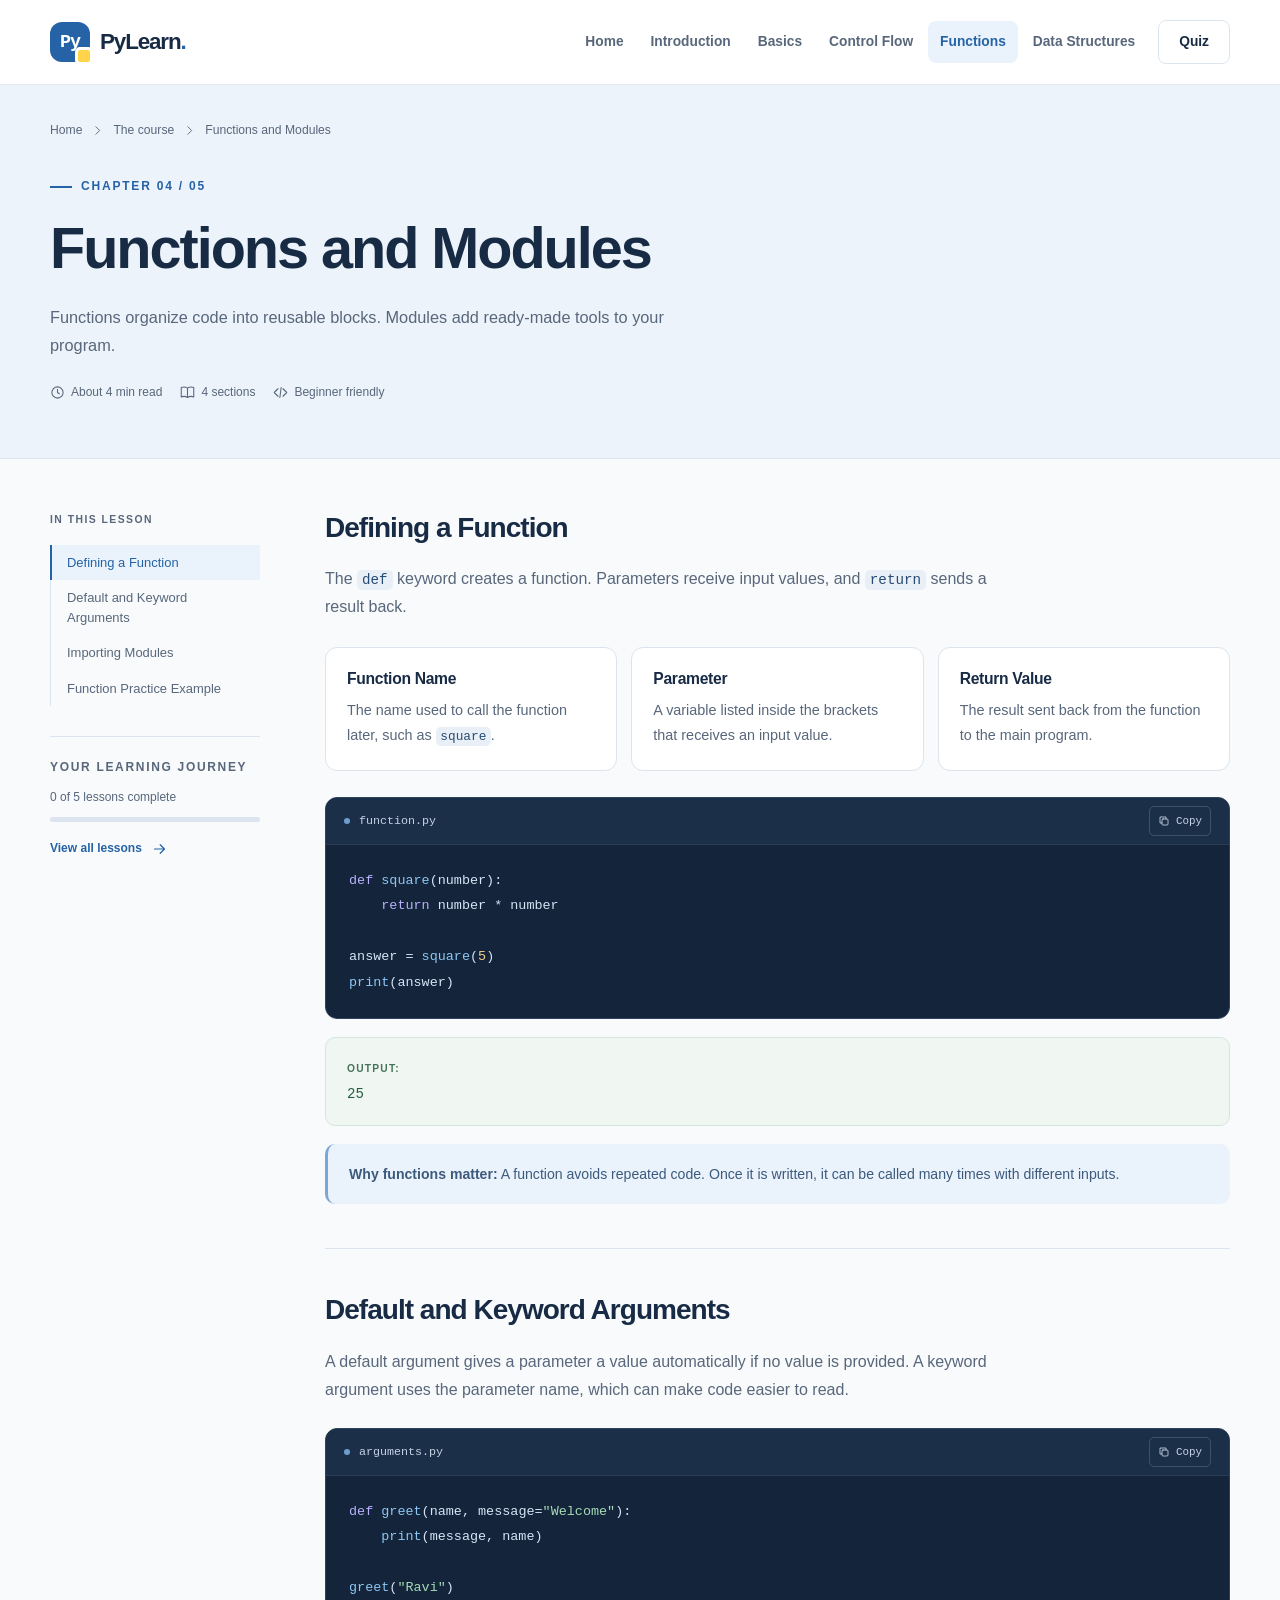
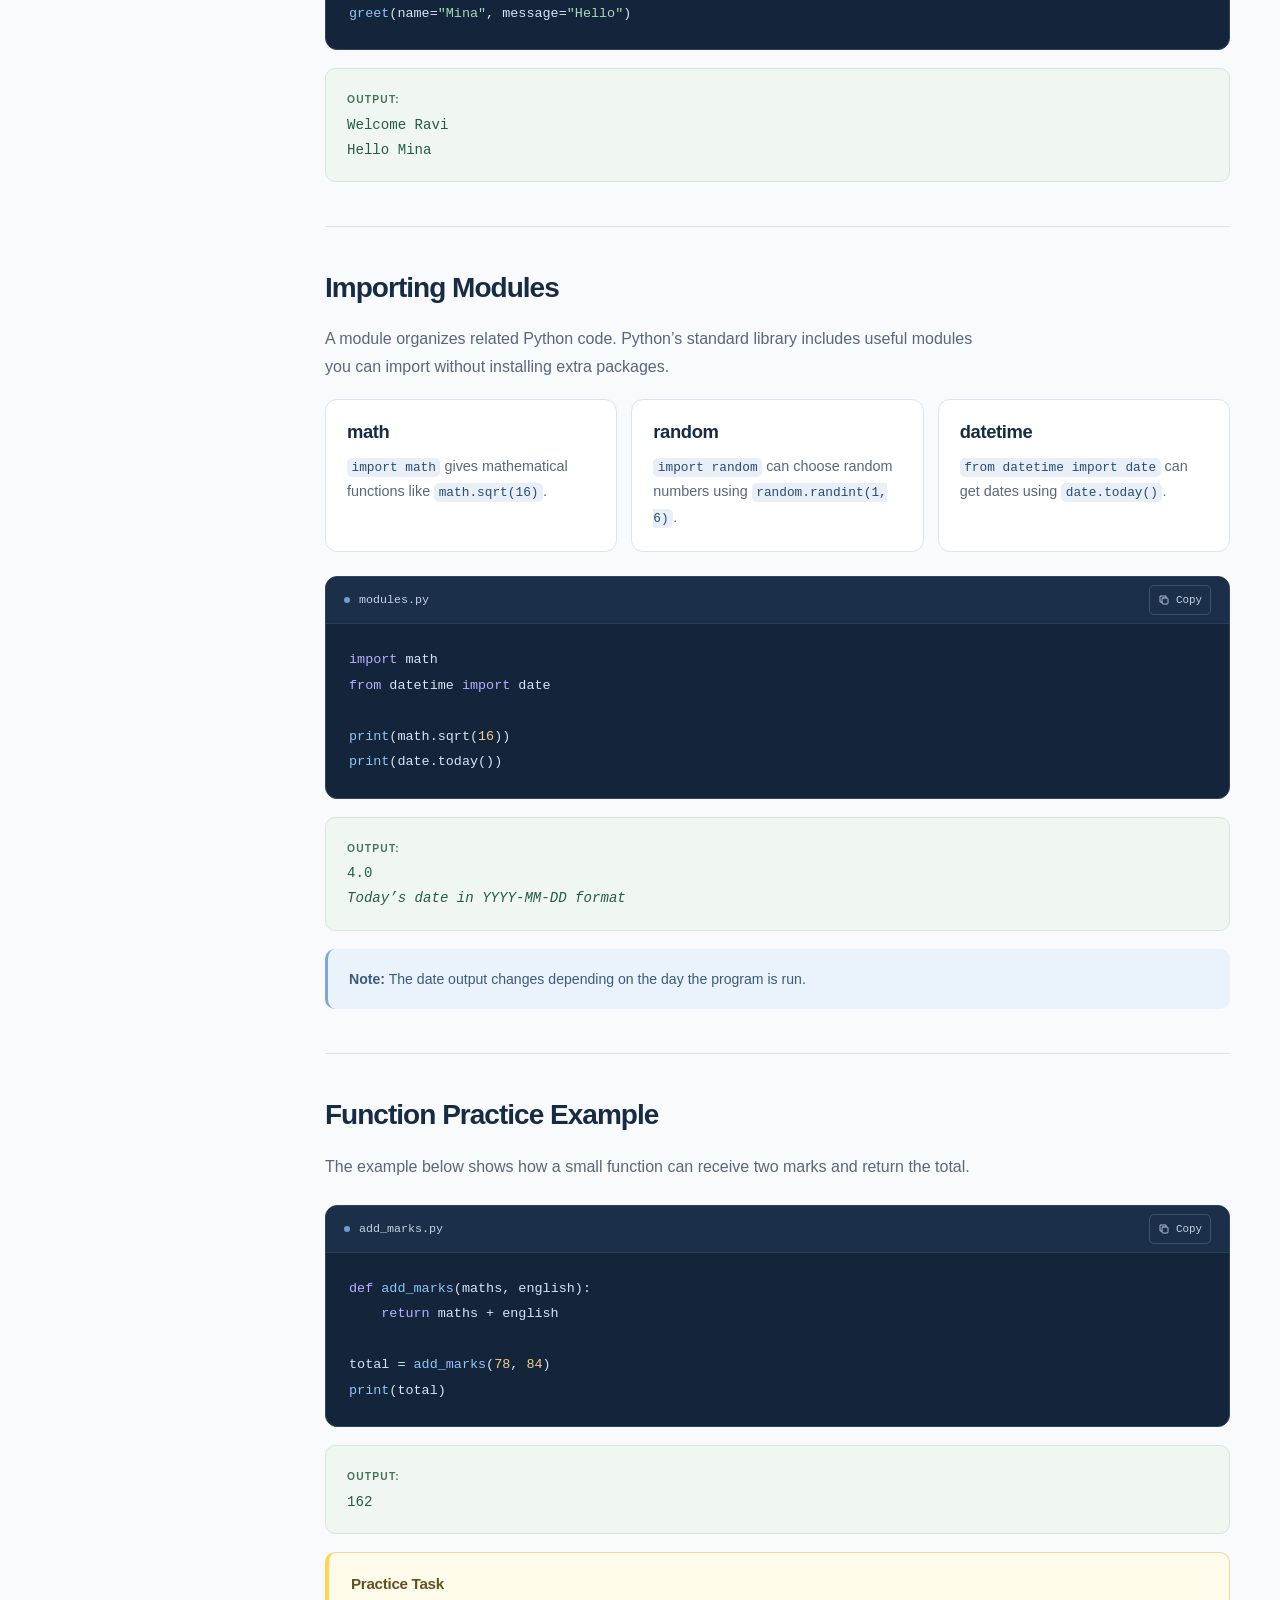
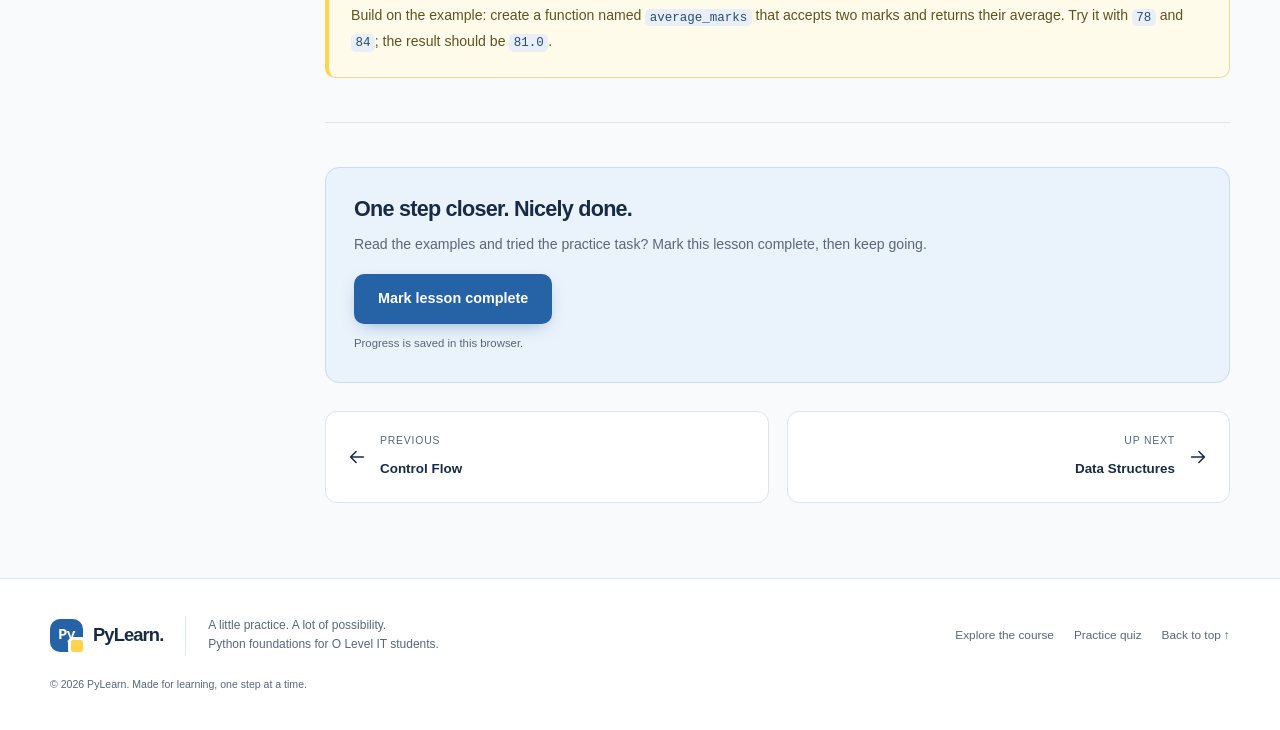
<file: html/functions.html>
<!doctype html>
<html lang="en">
  <head>
    <meta charset="UTF-8" />
    <meta name="viewport" content="width=device-width, initial-scale=1.0" />
    <meta
      name="description"
      content="Write reusable code and discover Python’s standard library."
    />
    <meta name="theme-color" content="#2563a6" />
    <title>PyLearn | Functions and Modules</title>
    <link rel="icon" href="favicon.svg" type="image/svg+xml" />
    <link rel="stylesheet" href="css/style.css" />
    <script src="js/main.js" defer></script>
  </head>
  <body id="top" data-lesson="functions">
    <a class="skip-link" href="#main-content">Skip to content</a>
    <header class="site-header">
      <nav class="navbar container" aria-label="Main navigation">
        <a class="logo" href="index.html" aria-label="PyLearn home"
          ><span class="logo-mark" aria-hidden="true">Py</span
          ><span>PyLearn<span style="color: var(--blue)">.</span></span></a
        >
        <button
          class="menu-toggle"
          type="button"
          aria-expanded="false"
          aria-controls="main-navigation"
        >
          <svg viewBox="0 0 24 24" aria-hidden="true">
            <path d="M4 6h16M4 12h16M4 18h16" /></svg
          ><span class="menu-label">Menu</span>
        </button>
        <ul class="nav-links" id="main-navigation">
          <li><a href="index.html">Home</a></li>
          <li><a href="introduction.html">Introduction</a></li>
          <li><a href="basics.html">Basics</a></li>
          <li><a href="control-flow.html">Control Flow</a></li>
          <li>
            <a class="active" aria-current="page" href="functions.html"
              >Functions</a
            >
          </li>
          <li><a href="data-structures.html">Data Structures</a></li>
          <li><a class="nav-quiz" href="quiz.html">Quiz</a></li>
        </ul>
      </nav>
      <div class="reading-track" aria-hidden="true"><span></span></div>
    </header>
    <main id="main-content" tabindex="-1">
      <section class="page-hero">
        <div class="container">
          <nav class="breadcrumbs" aria-label="Breadcrumb">
            <a href="index.html">Home</a
            ><svg viewBox="0 0 24 24" aria-hidden="true">
              <path d="m9 5 7 7-7 7" /></svg
            ><a href="index.html#course">The course</a
            ><svg viewBox="0 0 24 24" aria-hidden="true">
              <path d="m9 5 7 7-7 7" /></svg
            ><span aria-current="page">Functions and Modules</span>
          </nav>
          <p class="eyebrow">Chapter 04 / 05</p>
          <h1>Functions and Modules</h1>
          <p class="intro">
            Functions organize code into reusable blocks. Modules add ready-made
            tools to your program.
          </p>
          <div class="lesson-meta">
            <span
              ><svg viewBox="0 0 24 24" aria-hidden="true">
                <circle cx="12" cy="12" r="9" />
                <path d="M12 7v5l3 2" /></svg
              >About 4 min read</span
            ><span
              ><svg viewBox="0 0 24 24" aria-hidden="true">
                <path
                  d="M12 5c-3-2-7-2-10-1v15c3-1 7-1 10 1 3-2 7-2 10-1V4c-3-1-7-1-10 1Zm0 0v15"
                /></svg
              >4 sections</span
            ><span
              ><svg viewBox="0 0 24 24" aria-hidden="true">
                <path d="m8 6-6 6 6 6m8-12 6 6-6 6m-3-14-2 16" /></svg
              >Beginner friendly</span
            >
          </div>
        </div>
      </section>
      <div class="lesson-layout container">
        <aside class="lesson-sidebar" aria-label="Lesson contents">
          <nav aria-labelledby="contents-label">
            <p class="sidebar-title" id="contents-label">In this lesson</p>
            <ul class="toc-links">
              <li><a href="#defining-a-function">Defining a Function</a></li>
              <li>
                <a href="#default-and-keyword-arguments"
                  >Default and Keyword Arguments</a
                >
              </li>
              <li><a href="#importing-modules">Importing Modules</a></li>
              <li>
                <a href="#function-practice-example"
                  >Function Practice Example</a
                >
              </li>
            </ul>
          </nav>
          <div class="sidebar-course">
            <p class="sidebar-title">Your learning journey</p>
            <p data-course-count>0 of 5 lessons complete</p>
            <div class="progress-track" aria-hidden="true">
              <span data-course-bar></span>
            </div>
            <a class="text-link" href="index.html#course"
              >View all lessons
              <svg viewBox="0 0 24 24" aria-hidden="true">
                <path d="M5 12h14m-6-6 6 6-6 6" /></svg
            ></a>
          </div>
        </aside>
        <div class="lesson-body">
          <section
            aria-labelledby="defining-a-function-title"
            class="content-section"
            id="defining-a-function"
          >
            <h2 id="defining-a-function-title">Defining a Function</h2>
            <p>
              The <code>def</code> keyword creates a function. Parameters
              receive input values, and <code>return</code> sends a result back.
            </p>
            <div class="definition-grid">
              <article>
                <h3>Function Name</h3>
                <p>
                  The name used to call the function later, such as
                  <code>square</code>.
                </p>
              </article>
              <article>
                <h3>Parameter</h3>
                <p>
                  A variable listed inside the brackets that receives an input
                  value.
                </p>
              </article>
              <article>
                <h3>Return Value</h3>
                <p>
                  The result sent back from the function to the main program.
                </p>
              </article>
            </div>
            <div class="code-card">
              <div class="code-card-header"><span>function.py</span></div>
              <pre
                aria-label="Python code example; scroll horizontally if needed"
                tabindex="0"
              ><code><span class="code-key">def</span> <span class="code-fn">square</span>(number):
    <span class="code-key">return</span> number * number

answer = <span class="code-fn">square</span>(<span class="code-num">5</span>)
<span class="code-fn">print</span>(answer)</code></pre>
            </div>
            <div class="output-box"><strong>Output:</strong><br />25</div>
            <div class="tip-box">
              <strong>Why functions matter:</strong> A function avoids repeated
              code. Once it is written, it can be called many times with
              different inputs.
            </div>
          </section>
          <section
            aria-labelledby="default-and-keyword-arguments-title"
            class="content-section"
            id="default-and-keyword-arguments"
          >
            <h2 id="default-and-keyword-arguments-title">
              Default and Keyword Arguments
            </h2>
            <p>
              A default argument gives a parameter a value automatically if no
              value is provided. A keyword argument uses the parameter name,
              which can make code easier to read.
            </p>
            <div class="code-card">
              <div class="code-card-header"><span>arguments.py</span></div>
              <pre
                aria-label="Python code example; scroll horizontally if needed"
                tabindex="0"
              ><code><span class="code-key">def</span> <span class="code-fn">greet</span>(name, message=<span class="code-str">"Welcome"</span>):
    <span class="code-fn">print</span>(message, name)

<span class="code-fn">greet</span>(<span class="code-str">"Ravi"</span>)
<span class="code-fn">greet</span>(name=<span class="code-str">"Mina"</span>, message=<span class="code-str">"Hello"</span>)</code></pre>
            </div>
            <div class="output-box">
              <strong>Output:</strong><br />Welcome Ravi<br />Hello Mina
            </div>
          </section>
          <section
            aria-labelledby="importing-modules-title"
            class="content-section"
            id="importing-modules"
          >
            <h2 id="importing-modules-title">Importing Modules</h2>
            <p>
              A module organizes related Python code. Python’s standard library
              includes useful modules you can import without installing extra
              packages.
            </p>
            <div class="card-grid three-col">
              <article class="info-card">
                <h3>math</h3>
                <p>
                  <code>import math</code> gives mathematical functions like
                  <code>math.sqrt(16)</code>.
                </p>
              </article>
              <article class="info-card">
                <h3>random</h3>
                <p>
                  <code>import random</code> can choose random numbers using
                  <code>random.randint(1, 6)</code>.
                </p>
              </article>
              <article class="info-card">
                <h3>datetime</h3>
                <p>
                  <code>from datetime import date</code> can get dates using
                  <code>date.today()</code>.
                </p>
              </article>
            </div>
            <div class="code-card">
              <div class="code-card-header"><span>modules.py</span></div>
              <pre
                aria-label="Python code example; scroll horizontally if needed"
                tabindex="0"
              ><code><span class="code-key">import</span> math
<span class="code-key">from</span> datetime <span class="code-key">import</span> date

<span class="code-fn">print</span>(math.sqrt(<span class="code-num">16</span>))
<span class="code-fn">print</span>(date.today())</code></pre>
            </div>
            <div class="output-box">
              <strong>Output:</strong><br />4.0<br /><em
                >Today’s date in YYYY-MM-DD format</em
              >
            </div>
            <div class="tip-box">
              <strong>Note:</strong> The date output changes depending on the
              day the program is run.
            </div>
          </section>
          <section
            aria-labelledby="function-practice-example-title"
            class="content-section"
            id="function-practice-example"
          >
            <h2 id="function-practice-example-title">
              Function Practice Example
            </h2>
            <p>
              The example below shows how a small function can receive two marks
              and return the total.
            </p>
            <div class="code-card">
              <div class="code-card-header"><span>add_marks.py</span></div>
              <pre
                aria-label="Python code example; scroll horizontally if needed"
                tabindex="0"
              ><code><span class="code-key">def</span> <span class="code-fn">add_marks</span>(maths, english):
    <span class="code-key">return</span> maths + english

total = <span class="code-fn">add_marks</span>(<span class="code-num">78</span>, <span class="code-num">84</span>)
<span class="code-fn">print</span>(total)</code></pre>
            </div>
            <div class="output-box"><strong>Output:</strong><br />162</div>
            <div class="practice-box">
              <h3>Practice Task</h3>
              <p>
                Build on the example: create a function named
                <code>average_marks</code> that accepts two marks and returns
                their average. Try it with <code>78</code> and <code>84</code>;
                the result should be <code>81.0</code>.
              </p>
            </div>
          </section>
          <section
            class="lesson-complete"
            aria-labelledby="complete-title"
            hidden
          >
            <h2 id="complete-title">One step closer. Nicely done.</h2>
            <p>
              Read the examples and tried the practice task? Mark this lesson
              complete, then keep going.
            </p>
            <button
              class="btn btn-primary complete-button"
              type="button"
              aria-pressed="false"
            >
              Mark lesson complete</button
            ><span class="save-note">Progress is saved in this browser.</span>
          </section>
          <nav class="lesson-pagination" aria-label="Lesson navigation">
            <a href="control-flow.html"
              ><svg viewBox="0 0 24 24" aria-hidden="true">
                <path d="M19 12H5m6-6-6 6 6 6" /></svg
              ><span
                ><small>Previous</small><strong>Control Flow</strong></span
              ></a
            ><a href="data-structures.html"
              ><span
                ><small>Up next</small><strong>Data Structures</strong></span
              ><svg viewBox="0 0 24 24" aria-hidden="true">
                <path d="M5 12h14m-6-6 6 6-6 6" /></svg
            ></a>
          </nav>
        </div>
      </div>
    </main>
    <footer class="site-footer">
      <div class="container">
        <div class="footer-inner">
          <div class="footer-brand">
            <a class="logo" href="index.html"
              ><span class="logo-mark" aria-hidden="true">Py</span>PyLearn.</a
            >
            <p>
              A little practice. A lot of possibility.<br />Python foundations
              for O Level IT students.
            </p>
          </div>
          <nav class="footer-links" aria-label="Footer navigation">
            <a href="index.html#course">Explore the course</a
            ><a href="quiz.html">Practice quiz</a
            ><a href="#top">Back to top ↑</a>
          </nav>
        </div>
        <p class="footer-copyright">
          © 2026 PyLearn. Made for learning, one step at a time.
        </p>
      </div>
    </footer>
    <a class="back-to-top" href="#top" aria-label="Back to top"
      ><svg viewBox="0 0 24 24" aria-hidden="true">
        <path d="M12 19V5m-6 6 6-6 6 6" /></svg
    ></a>
    <div
      class="toast"
      role="status"
      aria-live="polite"
      aria-atomic="true"
    ></div>
  </body>
</html>
</file>
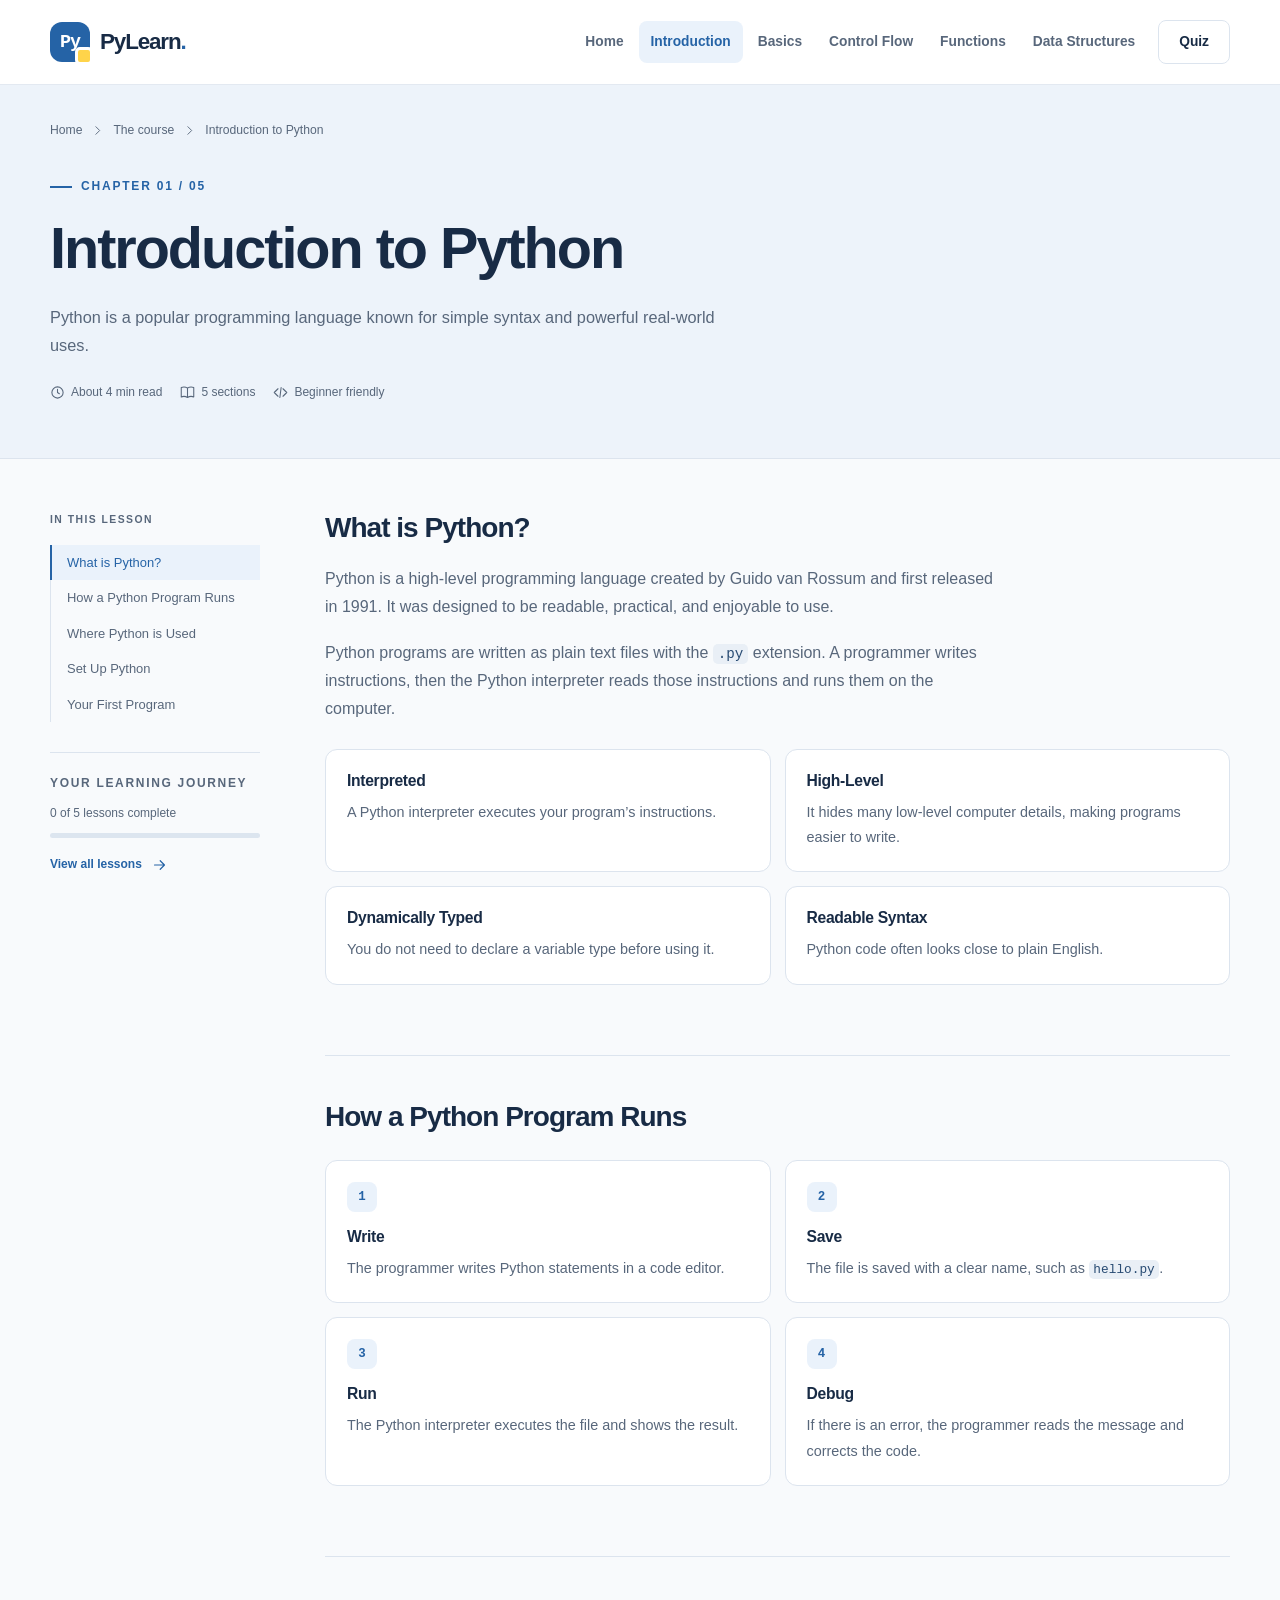
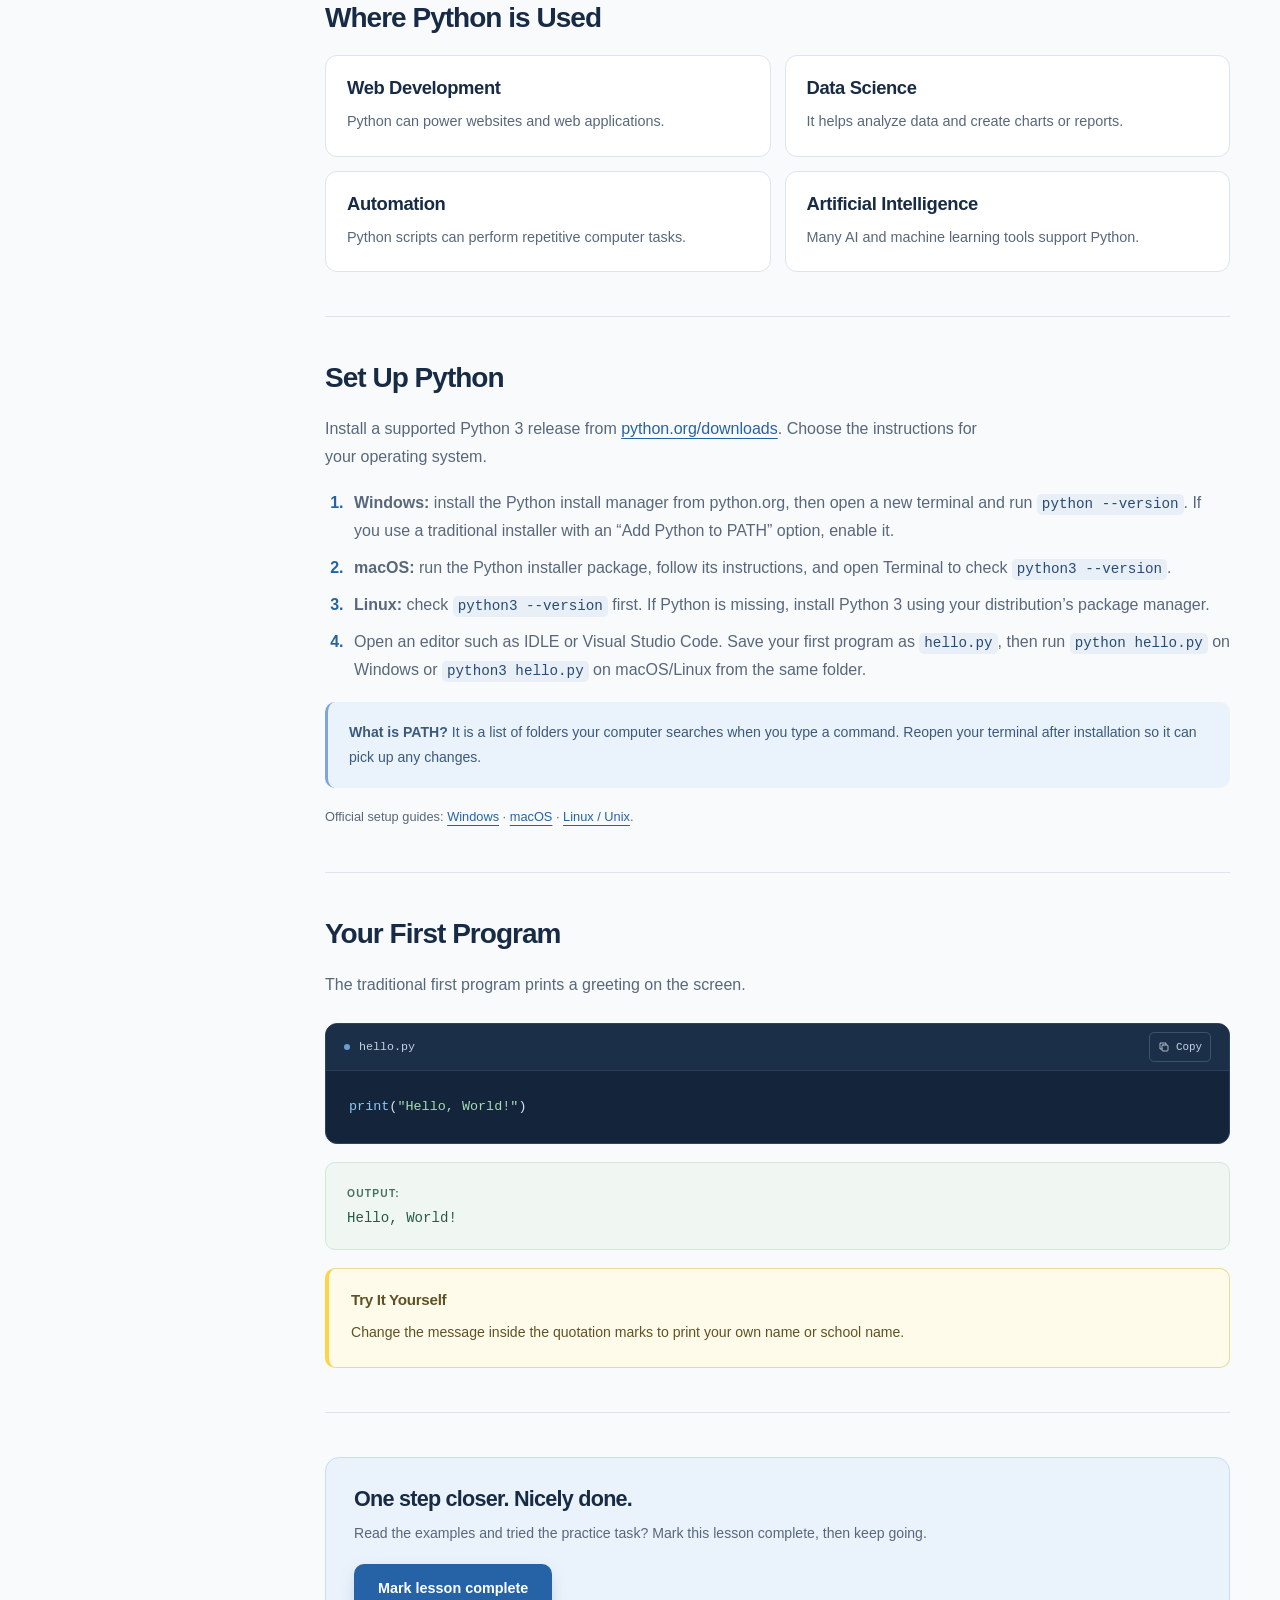
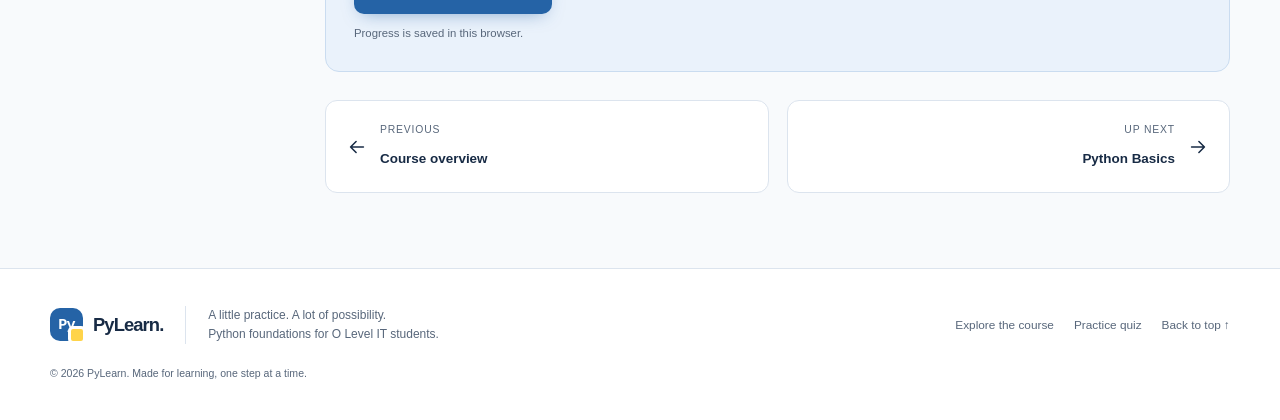
<file: html/introduction.html>
<!doctype html>
<html lang="en">
  <head>
    <meta charset="UTF-8" />
    <meta name="viewport" content="width=device-width, initial-scale=1.0" />
    <meta
      name="description"
      content="Meet Python, set up your tools, and write your very first program."
    />
    <meta name="theme-color" content="#2563a6" />
    <title>PyLearn | Introduction to Python</title>
    <link rel="icon" href="favicon.svg" type="image/svg+xml" />
    <link rel="stylesheet" href="css/style.css" />
    <script src="js/main.js" defer></script>
  </head>
  <body id="top" data-lesson="introduction">
    <a class="skip-link" href="#main-content">Skip to content</a>
    <header class="site-header">
      <nav class="navbar container" aria-label="Main navigation">
        <a class="logo" href="index.html" aria-label="PyLearn home"
          ><span class="logo-mark" aria-hidden="true">Py</span
          ><span>PyLearn<span style="color: var(--blue)">.</span></span></a
        >
        <button
          class="menu-toggle"
          type="button"
          aria-expanded="false"
          aria-controls="main-navigation"
        >
          <svg viewBox="0 0 24 24" aria-hidden="true">
            <path d="M4 6h16M4 12h16M4 18h16" /></svg
          ><span class="menu-label">Menu</span>
        </button>
        <ul class="nav-links" id="main-navigation">
          <li><a href="index.html">Home</a></li>
          <li>
            <a class="active" aria-current="page" href="introduction.html"
              >Introduction</a
            >
          </li>
          <li><a href="basics.html">Basics</a></li>
          <li><a href="control-flow.html">Control Flow</a></li>
          <li><a href="functions.html">Functions</a></li>
          <li><a href="data-structures.html">Data Structures</a></li>
          <li><a class="nav-quiz" href="quiz.html">Quiz</a></li>
        </ul>
      </nav>
      <div class="reading-track" aria-hidden="true"><span></span></div>
    </header>
    <main id="main-content" tabindex="-1">
      <section class="page-hero">
        <div class="container">
          <nav class="breadcrumbs" aria-label="Breadcrumb">
            <a href="index.html">Home</a
            ><svg viewBox="0 0 24 24" aria-hidden="true">
              <path d="m9 5 7 7-7 7" /></svg
            ><a href="index.html#course">The course</a
            ><svg viewBox="0 0 24 24" aria-hidden="true">
              <path d="m9 5 7 7-7 7" /></svg
            ><span aria-current="page">Introduction to Python</span>
          </nav>
          <p class="eyebrow">Chapter 01 / 05</p>
          <h1>Introduction to Python</h1>
          <p class="intro">
            Python is a popular programming language known for simple syntax and
            powerful real-world uses.
          </p>
          <div class="lesson-meta">
            <span
              ><svg viewBox="0 0 24 24" aria-hidden="true">
                <circle cx="12" cy="12" r="9" />
                <path d="M12 7v5l3 2" /></svg
              >About 4 min read</span
            ><span
              ><svg viewBox="0 0 24 24" aria-hidden="true">
                <path
                  d="M12 5c-3-2-7-2-10-1v15c3-1 7-1 10 1 3-2 7-2 10-1V4c-3-1-7-1-10 1Zm0 0v15"
                /></svg
              >5 sections</span
            ><span
              ><svg viewBox="0 0 24 24" aria-hidden="true">
                <path d="m8 6-6 6 6 6m8-12 6 6-6 6m-3-14-2 16" /></svg
              >Beginner friendly</span
            >
          </div>
        </div>
      </section>
      <div class="lesson-layout container">
        <aside class="lesson-sidebar" aria-label="Lesson contents">
          <nav aria-labelledby="contents-label">
            <p class="sidebar-title" id="contents-label">In this lesson</p>
            <ul class="toc-links">
              <li><a href="#what-is-python">What is Python?</a></li>
              <li>
                <a href="#how-a-python-program-runs"
                  >How a Python Program Runs</a
                >
              </li>
              <li><a href="#where-python-is-used">Where Python is Used</a></li>
              <li><a href="#set-up-python">Set Up Python</a></li>
              <li><a href="#your-first-program">Your First Program</a></li>
            </ul>
          </nav>
          <div class="sidebar-course">
            <p class="sidebar-title">Your learning journey</p>
            <p data-course-count>0 of 5 lessons complete</p>
            <div class="progress-track" aria-hidden="true">
              <span data-course-bar></span>
            </div>
            <a class="text-link" href="index.html#course"
              >View all lessons
              <svg viewBox="0 0 24 24" aria-hidden="true">
                <path d="M5 12h14m-6-6 6 6-6 6" /></svg
            ></a>
          </div>
        </aside>
        <div class="lesson-body">
          <section
            aria-labelledby="what-is-python-title"
            class="content-section"
            id="what-is-python"
          >
            <h2 id="what-is-python-title">What is Python?</h2>
            <p>
              Python is a high-level programming language created by Guido van
              Rossum and first released in 1991. It was designed to be readable,
              practical, and enjoyable to use.
            </p>
            <p>
              Python programs are written as plain text files with the
              <code>.py</code> extension. A programmer writes instructions, then
              the Python interpreter reads those instructions and runs them on
              the computer.
            </p>
            <div class="feature-list">
              <article>
                <h3>Interpreted</h3>
                <p>
                  A Python interpreter executes your program’s instructions.
                </p>
              </article>
              <article>
                <h3>High-Level</h3>
                <p>
                  It hides many low-level computer details, making programs
                  easier to write.
                </p>
              </article>
              <article>
                <h3>Dynamically Typed</h3>
                <p>
                  You do not need to declare a variable type before using it.
                </p>
              </article>
              <article>
                <h3>Readable Syntax</h3>
                <p>Python code often looks close to plain English.</p>
              </article>
            </div>
          </section>
          <section
            aria-labelledby="how-a-python-program-runs-title"
            class="content-section"
            id="how-a-python-program-runs"
          >
            <h2 id="how-a-python-program-runs-title">
              How a Python Program Runs
            </h2>
            <div class="process-grid">
              <article>
                <span>1</span>
                <h3>Write</h3>
                <p>The programmer writes Python statements in a code editor.</p>
              </article>
              <article>
                <span>2</span>
                <h3>Save</h3>
                <p>
                  The file is saved with a clear name, such as
                  <code>hello.py</code>.
                </p>
              </article>
              <article>
                <span>3</span>
                <h3>Run</h3>
                <p>
                  The Python interpreter executes the file and shows the result.
                </p>
              </article>
              <article>
                <span>4</span>
                <h3>Debug</h3>
                <p>
                  If there is an error, the programmer reads the message and
                  corrects the code.
                </p>
              </article>
            </div>
          </section>
          <section
            aria-labelledby="where-python-is-used-title"
            class="content-section"
            id="where-python-is-used"
          >
            <h2 id="where-python-is-used-title">Where Python is Used</h2>
            <div class="card-grid four-col">
              <article class="info-card">
                <h3>Web Development</h3>
                <p>Python can power websites and web applications.</p>
              </article>
              <article class="info-card">
                <h3>Data Science</h3>
                <p>It helps analyze data and create charts or reports.</p>
              </article>
              <article class="info-card">
                <h3>Automation</h3>
                <p>Python scripts can perform repetitive computer tasks.</p>
              </article>
              <article class="info-card">
                <h3>Artificial Intelligence</h3>
                <p>Many AI and machine learning tools support Python.</p>
              </article>
            </div>
          </section>
          <section
            aria-labelledby="set-up-python-title"
            class="content-section"
            id="set-up-python"
          >
            <h2 id="set-up-python-title">Set Up Python</h2>
            <p>
              Install a supported Python 3 release from
              <a
                href="https://www.python.org/downloads/"
                rel="noopener noreferrer"
                target="_blank"
                >python.org/downloads</a
              >. Choose the instructions for your operating system.
            </p>
            <ol class="steps">
              <li>
                <strong>Windows:</strong> install the Python install manager
                from python.org, then open a new terminal and run
                <code>python --version</code>. If you use a traditional
                installer with an “Add Python to PATH” option, enable it.
              </li>
              <li>
                <strong>macOS:</strong> run the Python installer package, follow
                its instructions, and open Terminal to check
                <code>python3 --version</code>.
              </li>
              <li>
                <strong>Linux:</strong> check
                <code>python3 --version</code> first. If Python is missing,
                install Python 3 using your distribution’s package manager.
              </li>
              <li>
                Open an editor such as IDLE or Visual Studio Code. Save your
                first program as <code>hello.py</code>, then run
                <code>python hello.py</code> on Windows or
                <code>python3 hello.py</code> on macOS/Linux from the same
                folder.
              </li>
            </ol>
            <div class="tip-box">
              <strong>What is PATH?</strong> It is a list of folders your
              computer searches when you type a command. Reopen your terminal
              after installation so it can pick up any changes.
            </div>
            <p style="margin-top: 18px; font-size: 0.8rem">
              Official setup guides:
              <a
                href="https://docs.python.org/3/using/windows.html"
                rel="noopener noreferrer"
                target="_blank"
                >Windows</a
              >
              ·
              <a
                href="https://docs.python.org/3/using/mac.html"
                rel="noopener noreferrer"
                target="_blank"
                >macOS</a
              >
              ·
              <a
                href="https://docs.python.org/3/using/unix.html"
                rel="noopener noreferrer"
                target="_blank"
                >Linux / Unix</a
              >.
            </p>
          </section>
          <section
            aria-labelledby="your-first-program-title"
            class="content-section"
            id="your-first-program"
          >
            <h2 id="your-first-program-title">Your First Program</h2>
            <p>
              The traditional first program prints a greeting on the screen.
            </p>
            <div class="code-card">
              <div class="code-card-header"><span>hello.py</span></div>
              <pre
                aria-label="Python code example; scroll horizontally if needed"
                tabindex="0"
              ><code><span class="code-fn">print</span>(<span class="code-str">"Hello, World!"</span>)</code></pre>
            </div>
            <div class="output-box">
              <strong>Output:</strong><br />Hello, World!
            </div>
            <div class="practice-box">
              <h3>Try It Yourself</h3>
              <p>
                Change the message inside the quotation marks to print your own
                name or school name.
              </p>
            </div>
          </section>
          <section
            class="lesson-complete"
            aria-labelledby="complete-title"
            hidden
          >
            <h2 id="complete-title">One step closer. Nicely done.</h2>
            <p>
              Read the examples and tried the practice task? Mark this lesson
              complete, then keep going.
            </p>
            <button
              class="btn btn-primary complete-button"
              type="button"
              aria-pressed="false"
            >
              Mark lesson complete</button
            ><span class="save-note">Progress is saved in this browser.</span>
          </section>
          <nav class="lesson-pagination" aria-label="Lesson navigation">
            <a href="index.html"
              ><svg viewBox="0 0 24 24" aria-hidden="true">
                <path d="M19 12H5m6-6-6 6 6 6" /></svg
              ><span
                ><small>Previous</small><strong>Course overview</strong></span
              ></a
            ><a href="basics.html"
              ><span><small>Up next</small><strong>Python Basics</strong></span
              ><svg viewBox="0 0 24 24" aria-hidden="true">
                <path d="M5 12h14m-6-6 6 6-6 6" /></svg
            ></a>
          </nav>
        </div>
      </div>
    </main>
    <footer class="site-footer">
      <div class="container">
        <div class="footer-inner">
          <div class="footer-brand">
            <a class="logo" href="index.html"
              ><span class="logo-mark" aria-hidden="true">Py</span>PyLearn.</a
            >
            <p>
              A little practice. A lot of possibility.<br />Python foundations
              for O Level IT students.
            </p>
          </div>
          <nav class="footer-links" aria-label="Footer navigation">
            <a href="index.html#course">Explore the course</a
            ><a href="quiz.html">Practice quiz</a
            ><a href="#top">Back to top ↑</a>
          </nav>
        </div>
        <p class="footer-copyright">
          © 2026 PyLearn. Made for learning, one step at a time.
        </p>
      </div>
    </footer>
    <a class="back-to-top" href="#top" aria-label="Back to top"
      ><svg viewBox="0 0 24 24" aria-hidden="true">
        <path d="M12 19V5m-6 6 6-6 6 6" /></svg
    ></a>
    <div
      class="toast"
      role="status"
      aria-live="polite"
      aria-atomic="true"
    ></div>
  </body>
</html>
</file>
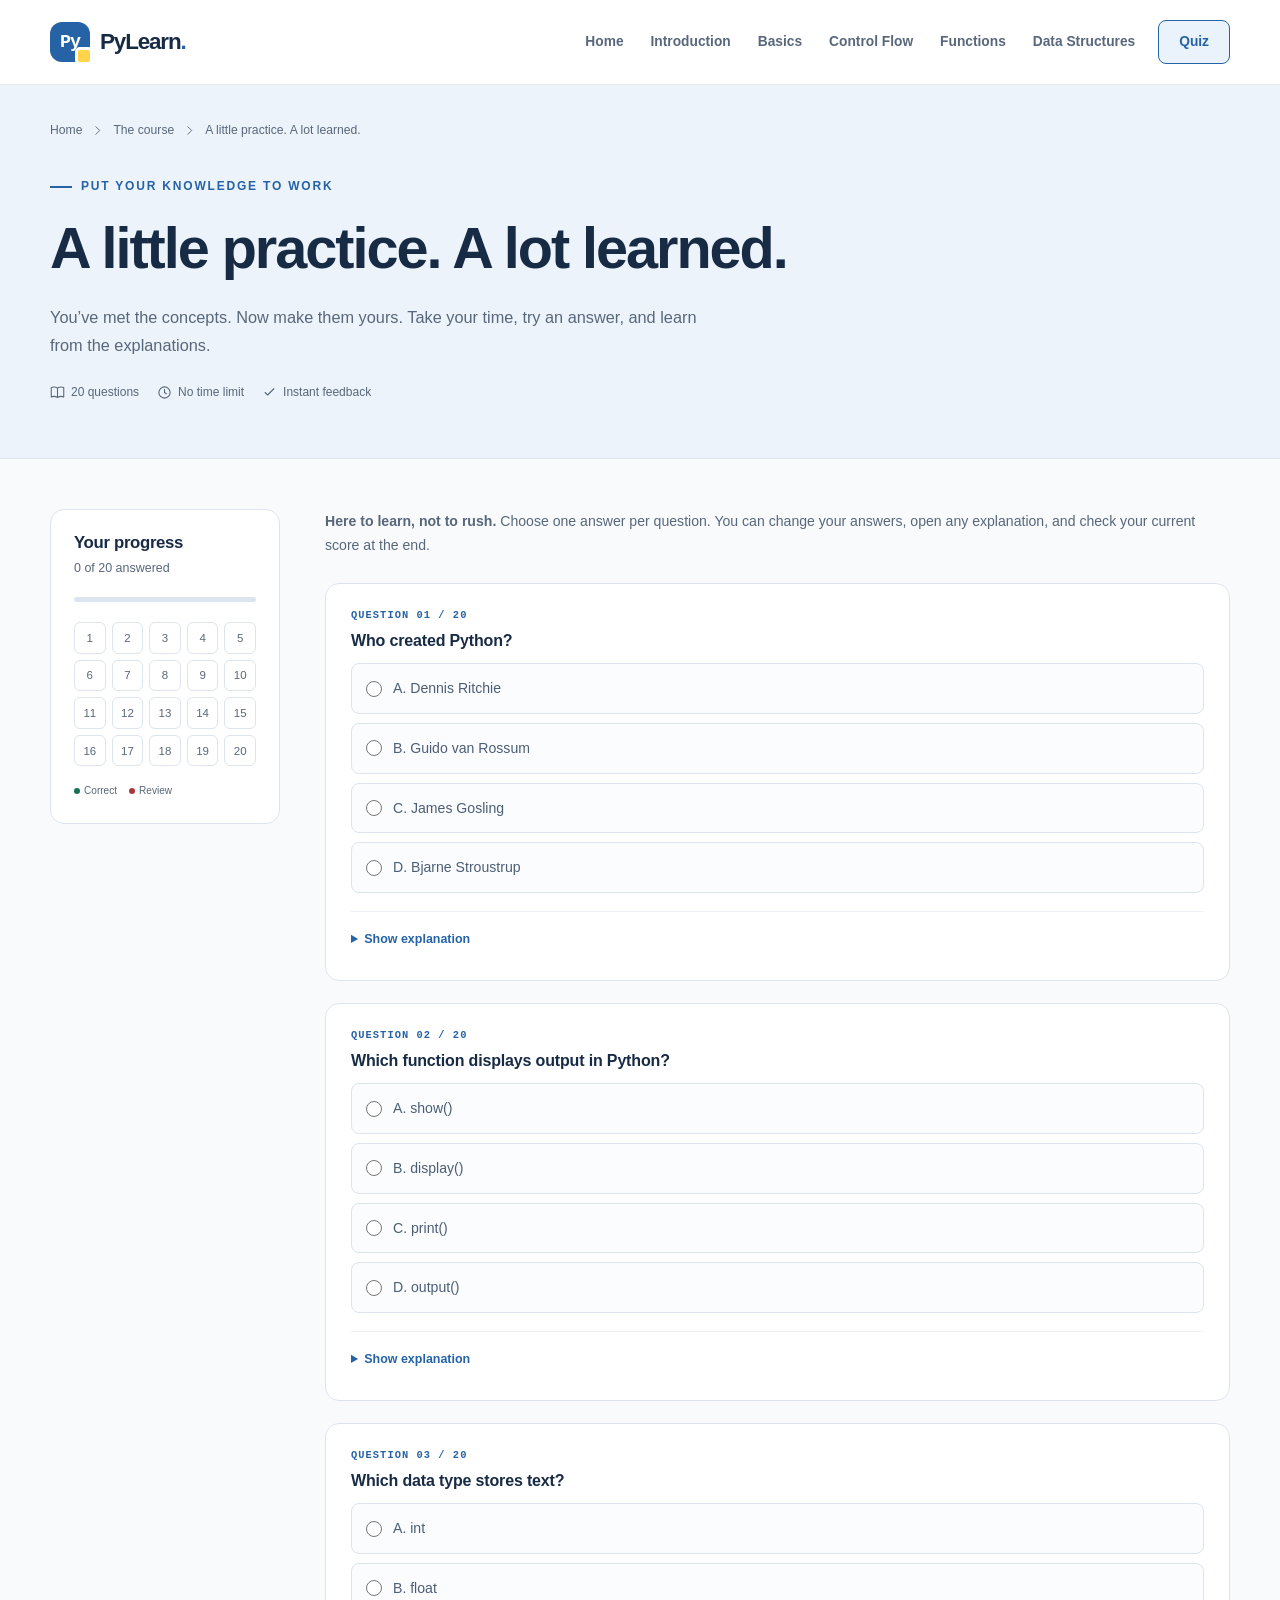
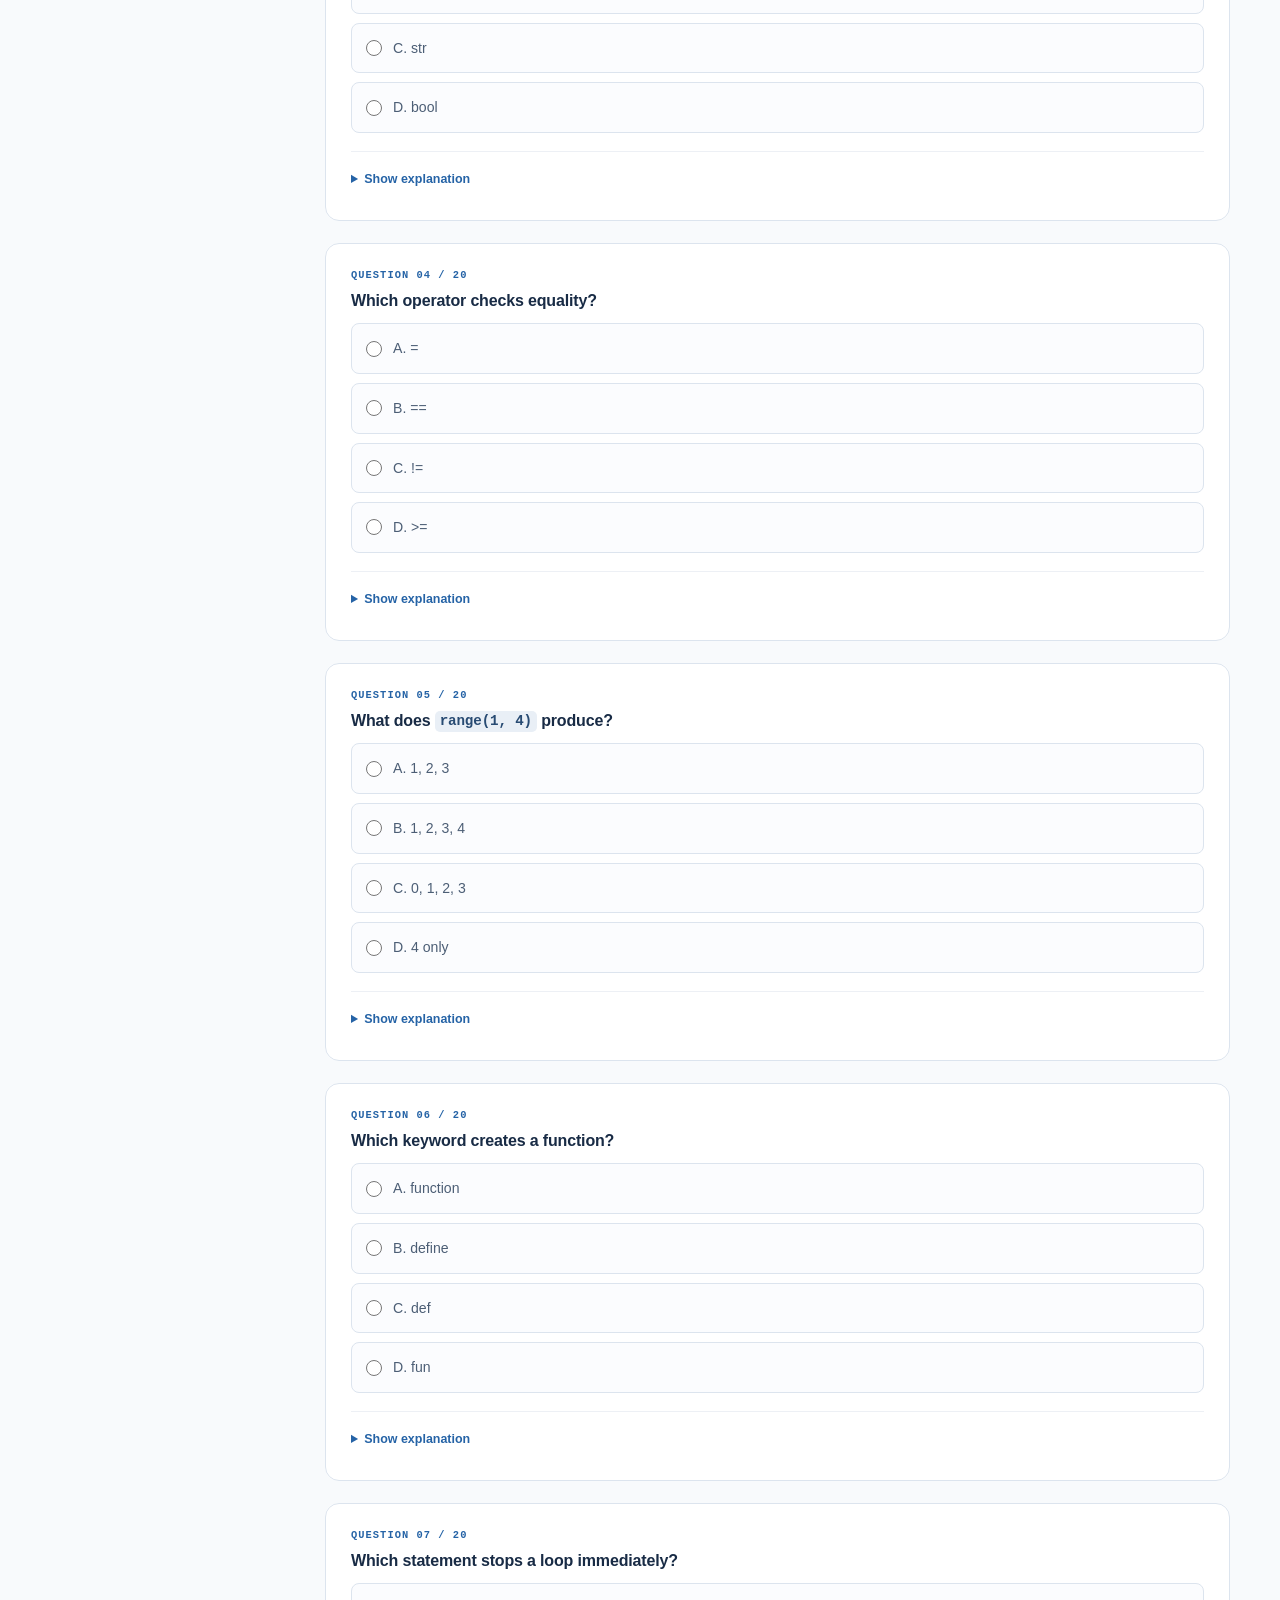
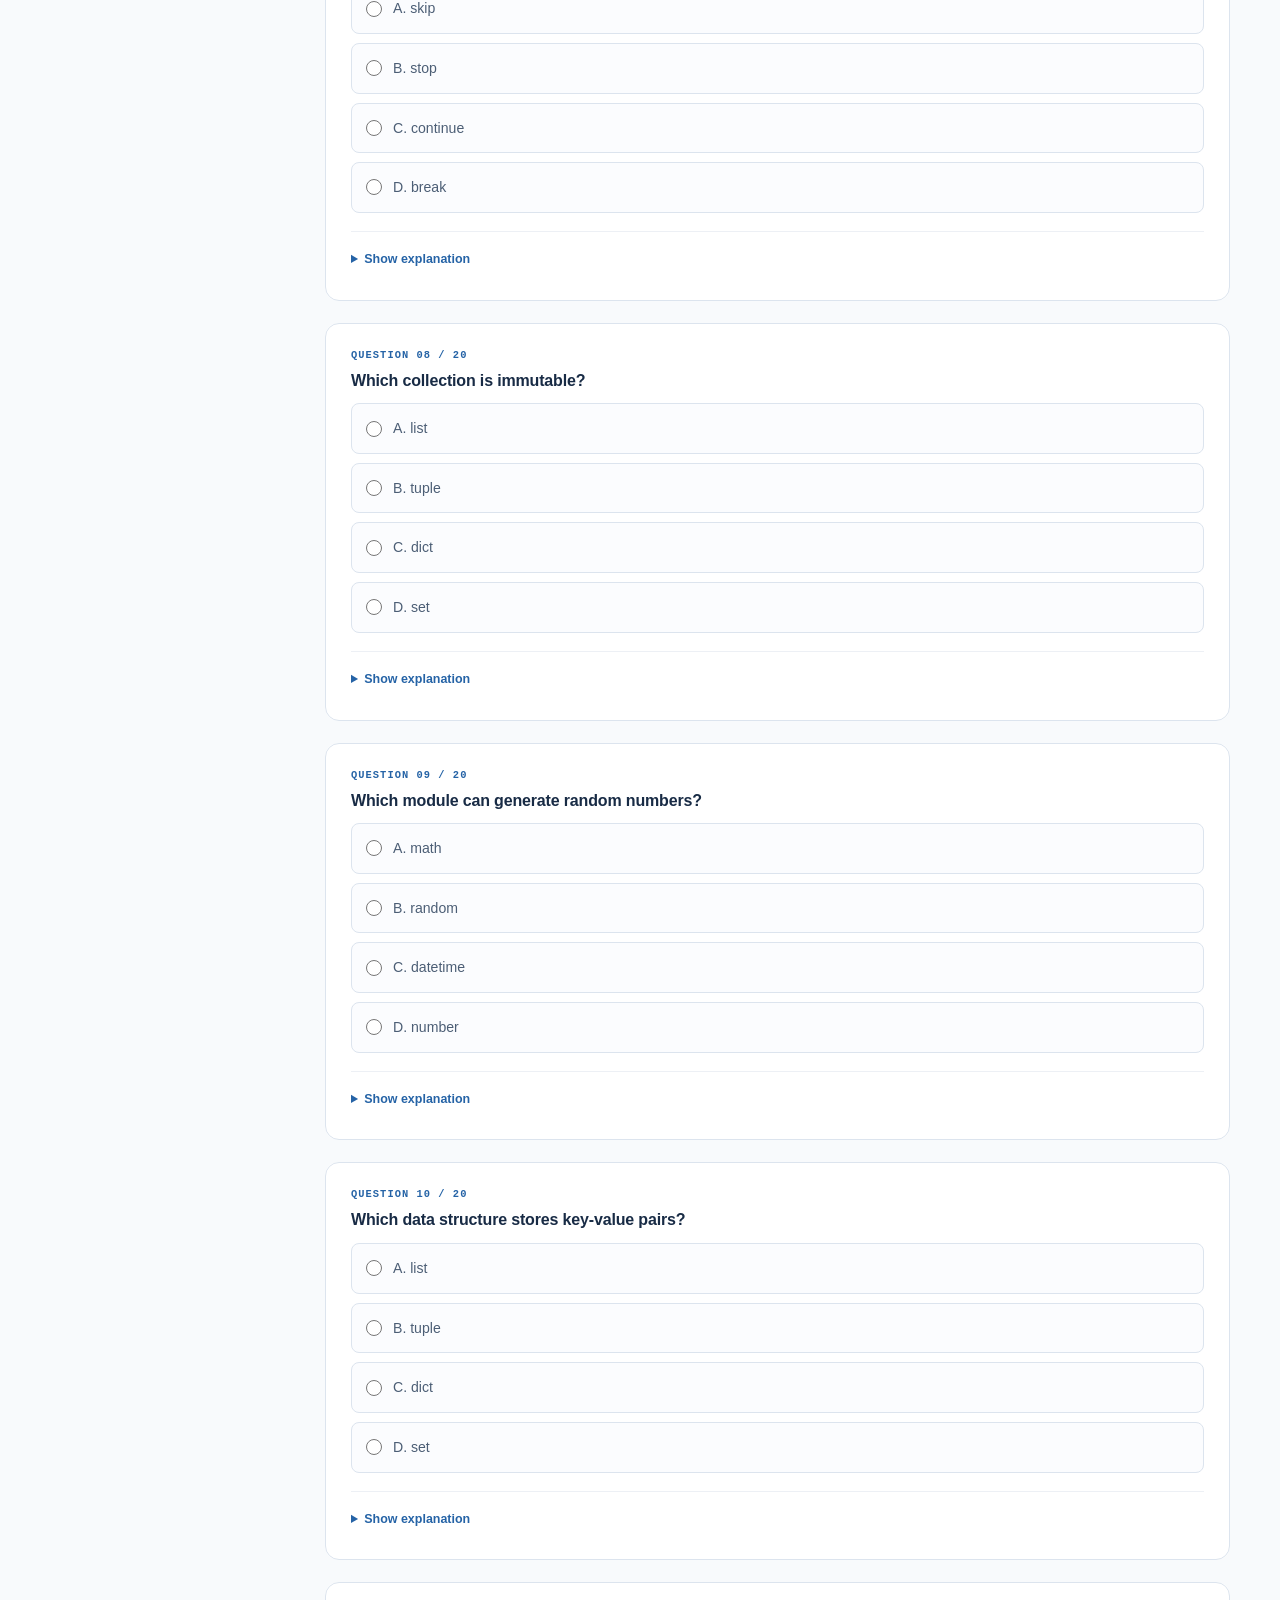
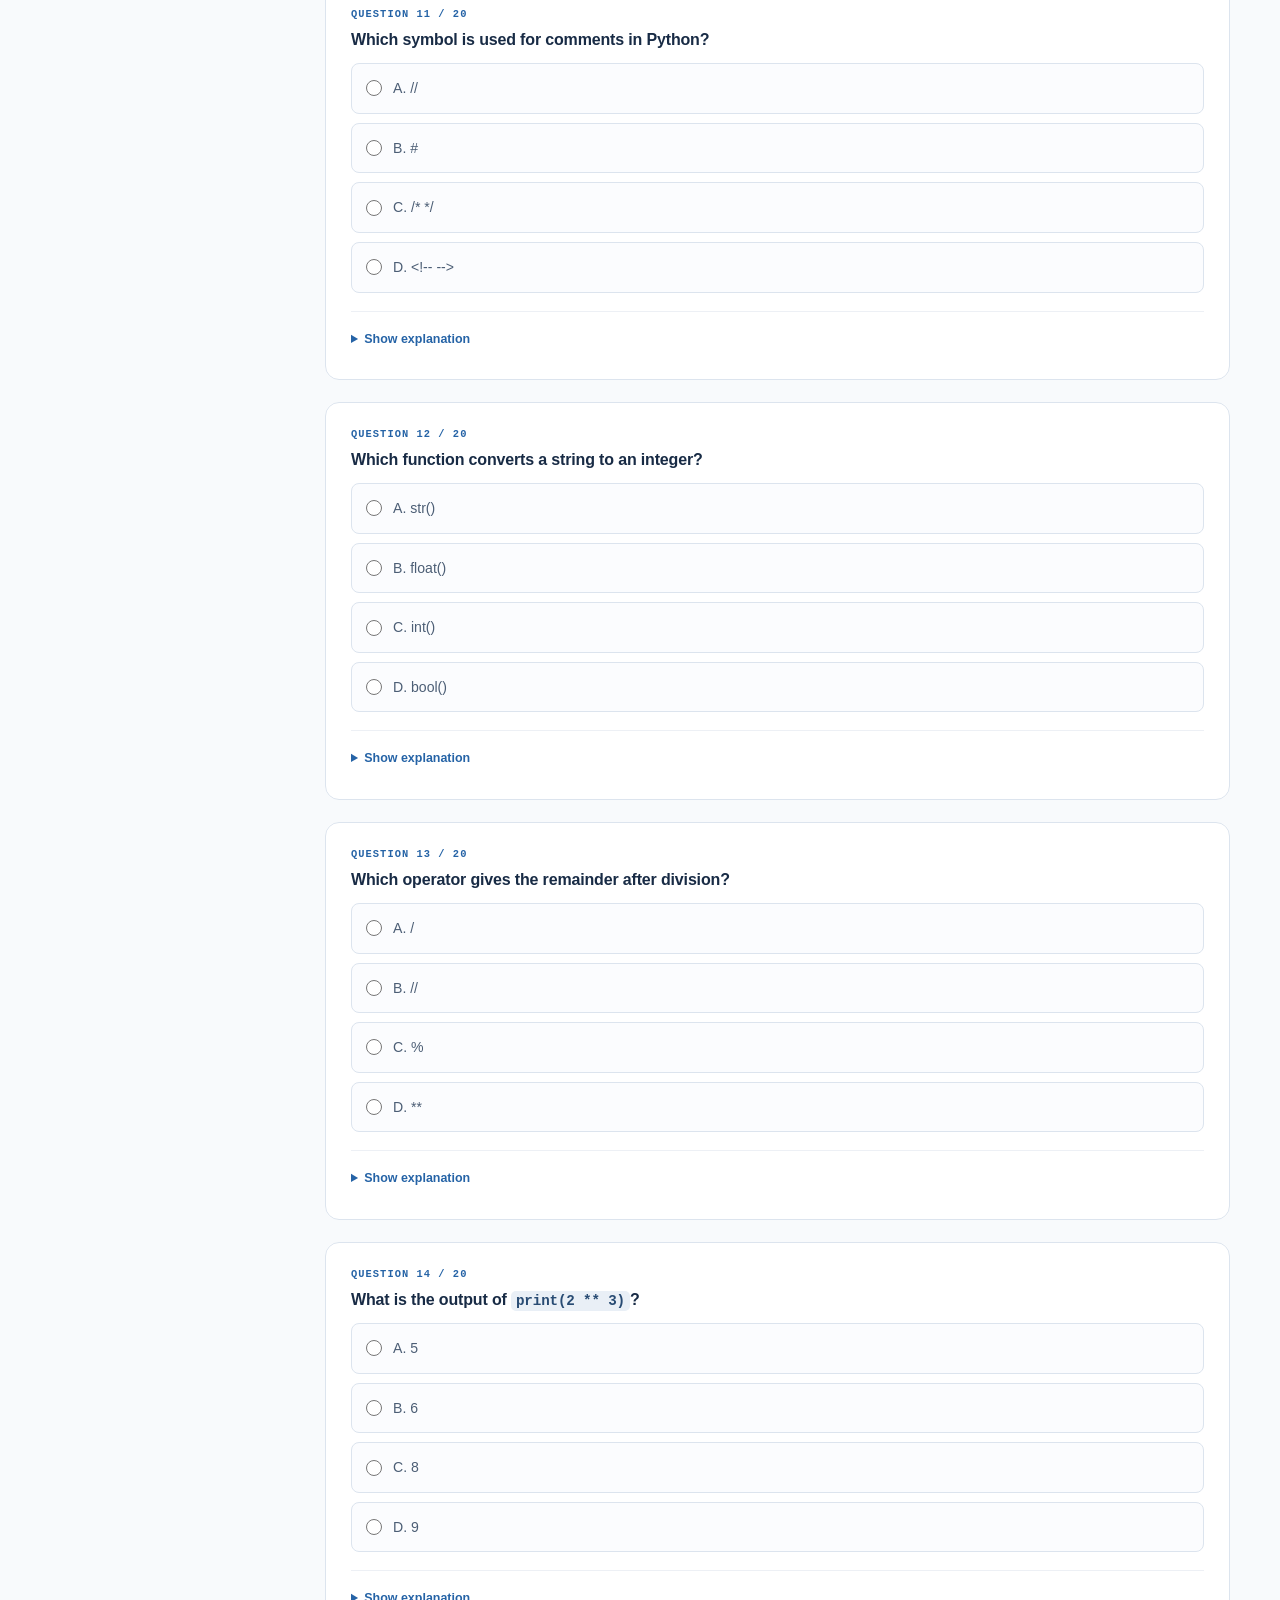
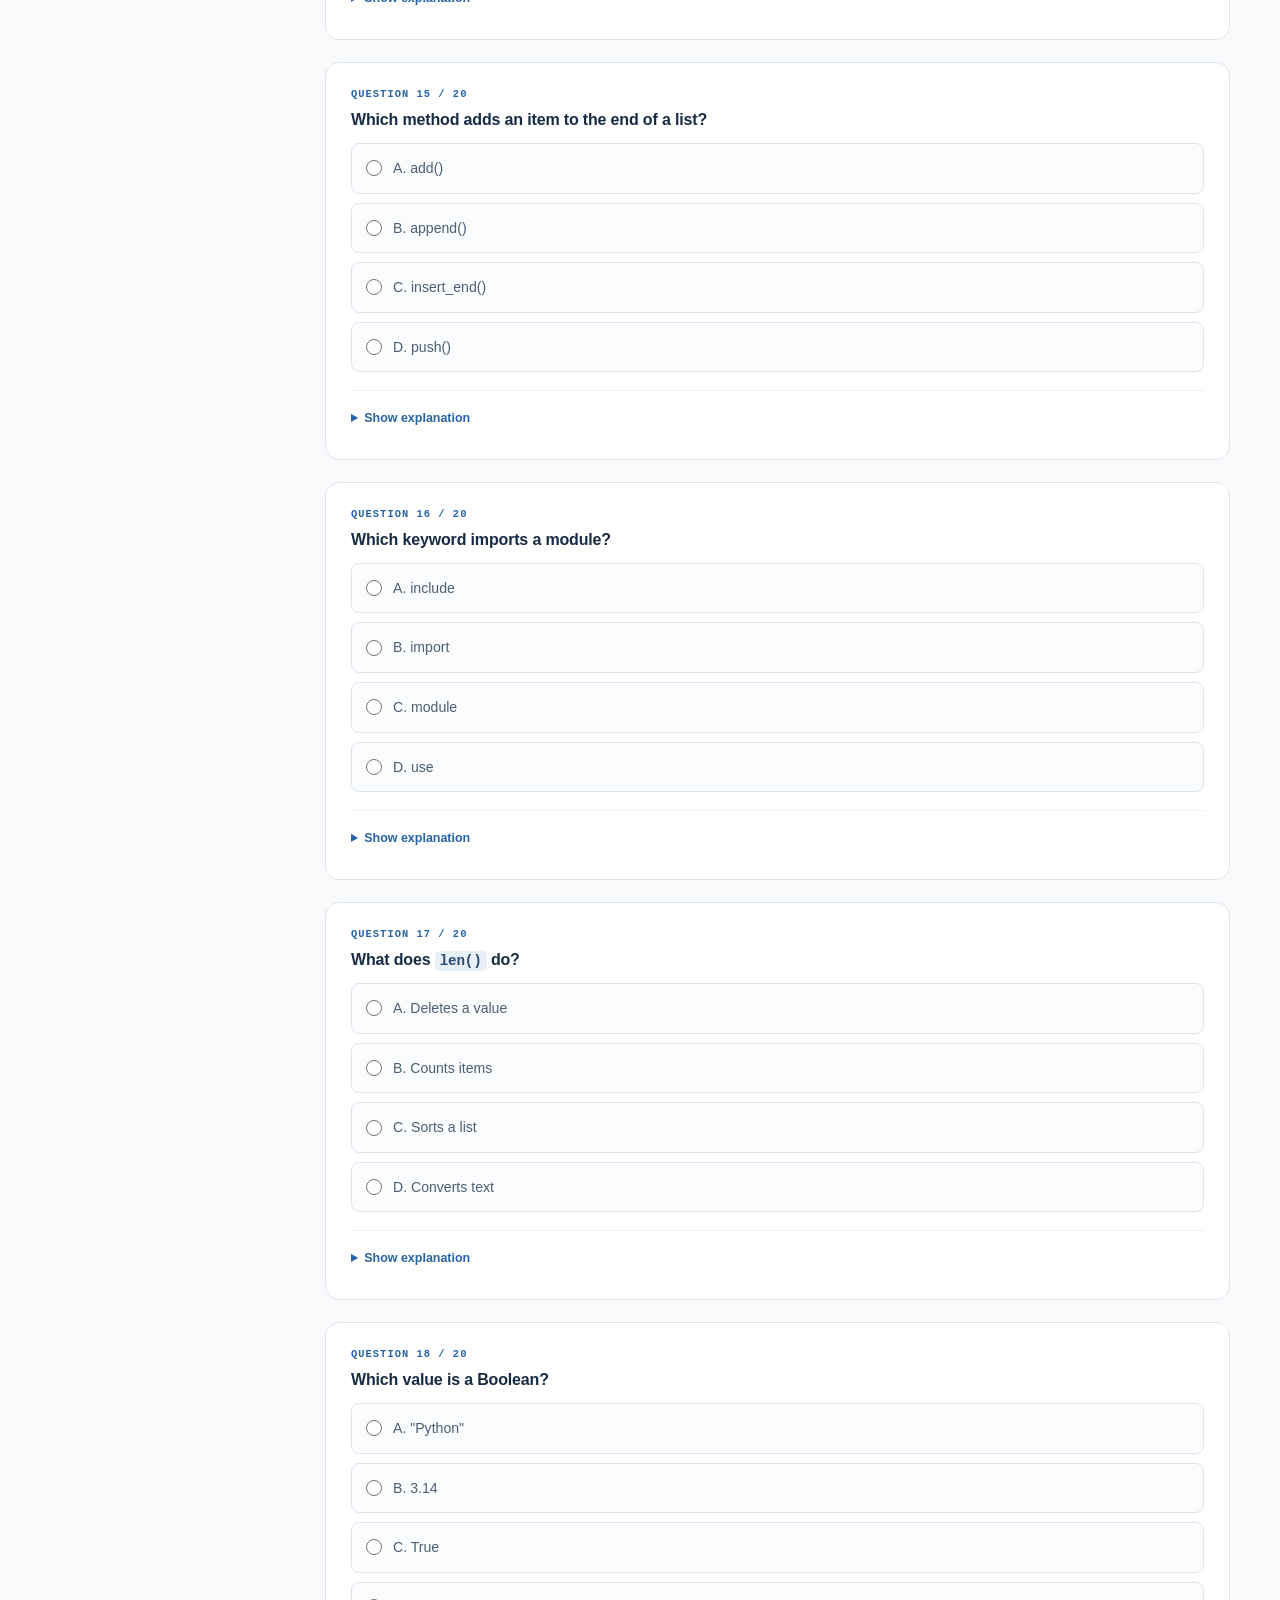
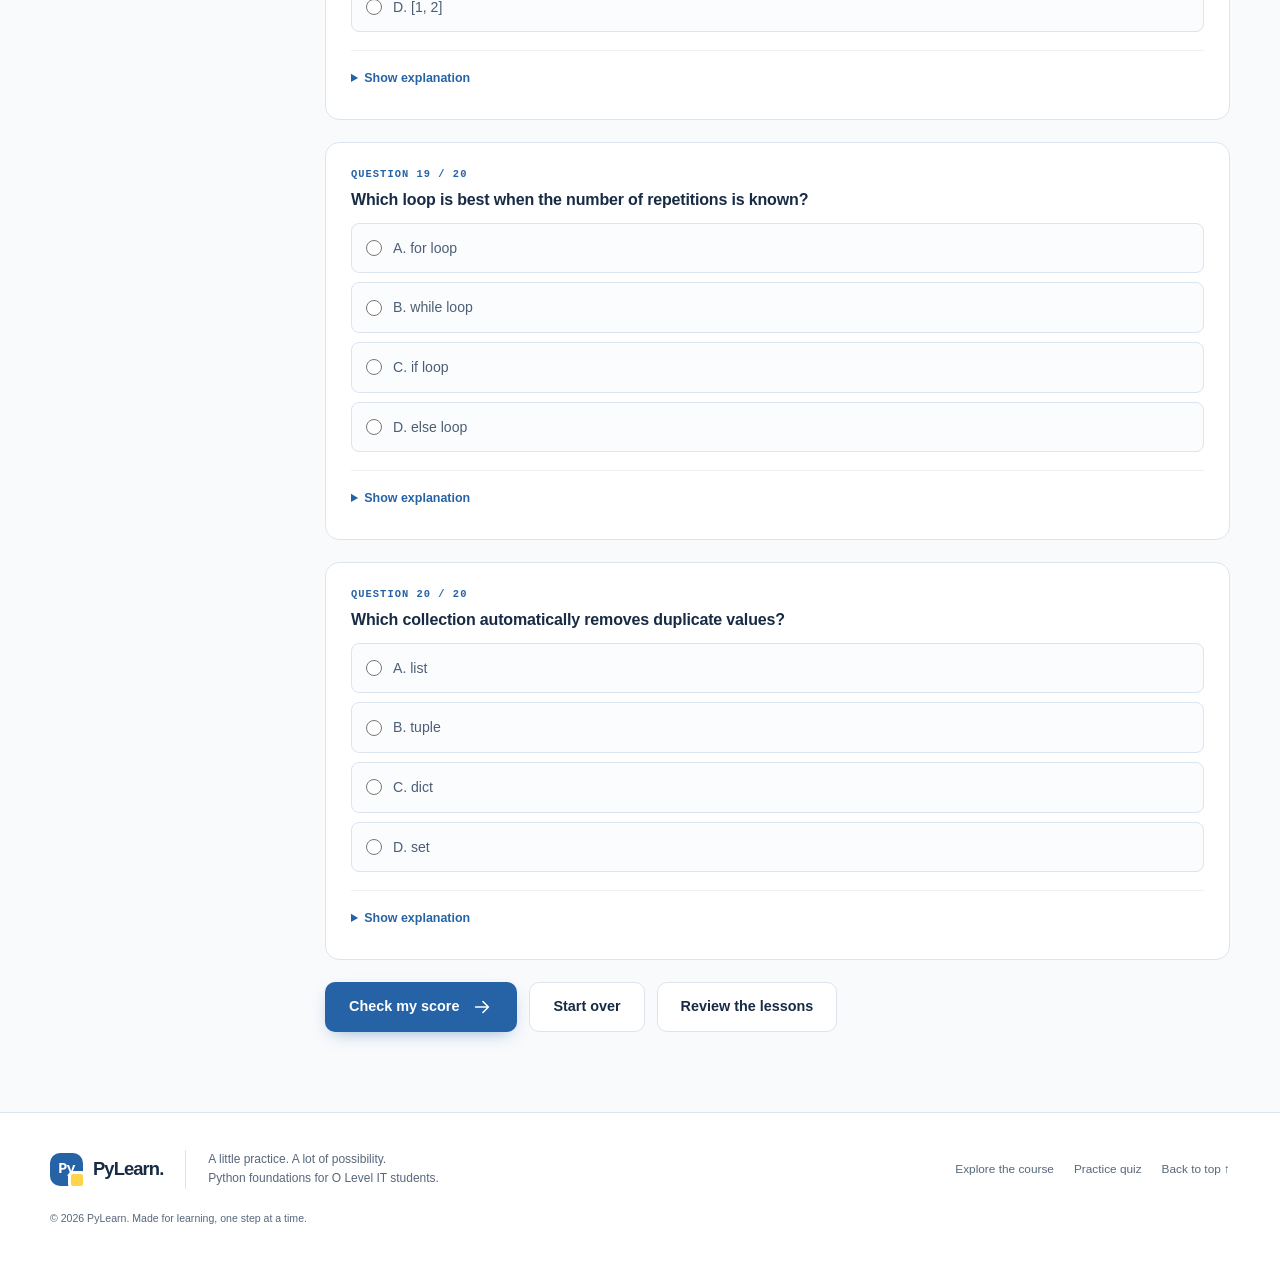
<file: html/quiz.html>
<!doctype html>
<html lang="en">
  <head>
    <meta charset="UTF-8" />
    <meta name="viewport" content="width=device-width, initial-scale=1.0" />
    <meta
      name="description"
      content="Test your Python foundations with 20 practice questions, instant feedback, explanations, and a score you can review."
    />
    <meta name="theme-color" content="#2563a6" />
    <title>PyLearn | Python Practice Quiz</title>
    <link rel="icon" href="favicon.svg" type="image/svg+xml" />
    <link rel="stylesheet" href="css/style.css" />
    <script src="js/main.js" defer></script>
  </head>
  <body id="top">
    <a class="skip-link" href="#main-content">Skip to content</a>
    <header class="site-header">
      <nav class="navbar container" aria-label="Main navigation">
        <a class="logo" href="index.html" aria-label="PyLearn home"
          ><span class="logo-mark" aria-hidden="true">Py</span
          ><span>PyLearn<span style="color: var(--blue)">.</span></span></a
        >
        <button
          class="menu-toggle"
          type="button"
          aria-expanded="false"
          aria-controls="main-navigation"
        >
          <svg viewBox="0 0 24 24" aria-hidden="true">
            <path d="M4 6h16M4 12h16M4 18h16" /></svg
          ><span class="menu-label">Menu</span>
        </button>
        <ul class="nav-links" id="main-navigation">
          <li><a href="index.html">Home</a></li>
          <li><a href="introduction.html">Introduction</a></li>
          <li><a href="basics.html">Basics</a></li>
          <li><a href="control-flow.html">Control Flow</a></li>
          <li><a href="functions.html">Functions</a></li>
          <li><a href="data-structures.html">Data Structures</a></li>
          <li>
            <a class="active nav-quiz" aria-current="page" href="quiz.html"
              >Quiz</a
            >
          </li>
        </ul>
      </nav>
      <div class="reading-track" aria-hidden="true"><span></span></div>
    </header>
    <main id="main-content" tabindex="-1">
      <section class="page-hero">
        <div class="container">
          <nav class="breadcrumbs" aria-label="Breadcrumb">
            <a href="index.html">Home</a
            ><svg viewBox="0 0 24 24" aria-hidden="true">
              <path d="m9 5 7 7-7 7" /></svg
            ><a href="index.html#course">The course</a
            ><svg viewBox="0 0 24 24" aria-hidden="true">
              <path d="m9 5 7 7-7 7" /></svg
            ><span aria-current="page">A little practice. A lot learned.</span>
          </nav>
          <p class="eyebrow">Put your knowledge to work</p>
          <h1>A little practice. A lot learned.</h1>
          <p class="intro">
            You’ve met the concepts. Now make them yours. Take your time, try an
            answer, and learn from the explanations.
          </p>
          <div class="lesson-meta">
            <span
              ><svg viewBox="0 0 24 24" aria-hidden="true">
                <path
                  d="M12 5c-3-2-7-2-10-1v15c3-1 7-1 10 1 3-2 7-2 10-1V4c-3-1-7-1-10 1Zm0 0v15"
                /></svg
              >20 questions</span
            ><span
              ><svg viewBox="0 0 24 24" aria-hidden="true">
                <circle cx="12" cy="12" r="9" />
                <path d="M12 7v5l3 2" /></svg
              >No time limit</span
            ><span
              ><svg viewBox="0 0 24 24" aria-hidden="true">
                <path d="m5 12 4 4L19 6" /></svg
              >Instant feedback</span
            >
          </div>
        </div>
      </section>
      <div class="quiz-shell container">
        <aside
          class="quiz-dashboard"
          aria-labelledby="quiz-dashboard-title"
          hidden
        >
          <h2 id="quiz-dashboard-title">Your progress</h2>
          <p id="quiz-status">0 of 20 answered</p>
          <div class="progress-track" aria-hidden="true">
            <span id="quiz-progress"></span>
          </div>
          <nav class="quiz-question-map" aria-label="Jump to a question">
            <a href="#question-1" aria-label="Question 1: unanswered">1</a
            ><a href="#question-2" aria-label="Question 2: unanswered">2</a
            ><a href="#question-3" aria-label="Question 3: unanswered">3</a
            ><a href="#question-4" aria-label="Question 4: unanswered">4</a
            ><a href="#question-5" aria-label="Question 5: unanswered">5</a
            ><a href="#question-6" aria-label="Question 6: unanswered">6</a
            ><a href="#question-7" aria-label="Question 7: unanswered">7</a
            ><a href="#question-8" aria-label="Question 8: unanswered">8</a
            ><a href="#question-9" aria-label="Question 9: unanswered">9</a
            ><a href="#question-10" aria-label="Question 10: unanswered">10</a
            ><a href="#question-11" aria-label="Question 11: unanswered">11</a
            ><a href="#question-12" aria-label="Question 12: unanswered">12</a
            ><a href="#question-13" aria-label="Question 13: unanswered">13</a
            ><a href="#question-14" aria-label="Question 14: unanswered">14</a
            ><a href="#question-15" aria-label="Question 15: unanswered">15</a
            ><a href="#question-16" aria-label="Question 16: unanswered">16</a
            ><a href="#question-17" aria-label="Question 17: unanswered">17</a
            ><a href="#question-18" aria-label="Question 18: unanswered">18</a
            ><a href="#question-19" aria-label="Question 19: unanswered">19</a
            ><a href="#question-20" aria-label="Question 20: unanswered">20</a>
          </nav>
          <p class="quiz-legend">
            <span><i aria-hidden="true"></i>Correct</span
            ><span><i aria-hidden="true"></i>Review</span>
          </p>
        </aside>
        <div class="quiz-main">
          <p class="quiz-help">
            <strong>Here to learn, not to rush.</strong> Choose one answer per
            question. You can change your answers, open any explanation, and
            check your current score at the end.
          </p>
          <noscript
            ><p class="tip-box">
              Answers and explanations work without JavaScript. Enable
              JavaScript for scoring and the question navigator.
            </p></noscript
          >
          <p
            class="sr-only"
            id="quiz-feedback"
            role="status"
            aria-live="polite"
            aria-atomic="true"
          ></p>
          <form class="quiz-form" aria-label="Python practice quiz">
            <fieldset class="quiz-card" data-question="1" id="question-1">
              <legend>
                <span class="question-number">Question 01 / 20</span>Who created
                Python?
              </legend>
              <div class="quiz-options">
                <label class="quiz-option wrong"
                  ><input id="q1-a" name="q1" type="radio" value="a" /> A.
                  Dennis Ritchie</label
                >
                <label class="quiz-option correct"
                  ><input id="q1-b" name="q1" type="radio" value="b" /> B. Guido
                  van Rossum</label
                >
                <label class="quiz-option wrong"
                  ><input id="q1-c" name="q1" type="radio" value="c" /> C. James
                  Gosling</label
                >
                <label class="quiz-option wrong"
                  ><input id="q1-d" name="q1" type="radio" value="d" /> D.
                  Bjarne Stroustrup</label
                >
              </div>
              <details>
                <summary>Show explanation</summary>
                <p>
                  <strong>Answer:</strong> B. Guido van Rossum created Python.
                </p>
              </details>
            </fieldset>
            <fieldset class="quiz-card" data-question="2" id="question-2">
              <legend>
                <span class="question-number">Question 02 / 20</span>Which
                function displays output in Python?
              </legend>
              <div class="quiz-options">
                <label class="quiz-option wrong"
                  ><input id="q2-a" name="q2" type="radio" value="a" /> A.
                  show()</label
                >
                <label class="quiz-option wrong"
                  ><input id="q2-b" name="q2" type="radio" value="b" /> B.
                  display()</label
                >
                <label class="quiz-option correct"
                  ><input id="q2-c" name="q2" type="radio" value="c" /> C.
                  print()</label
                >
                <label class="quiz-option wrong"
                  ><input id="q2-d" name="q2" type="radio" value="d" /> D.
                  output()</label
                >
              </div>
              <details>
                <summary>Show explanation</summary>
                <p>
                  <strong>Answer:</strong> C. <code>print()</code> displays
                  output.
                </p>
              </details>
            </fieldset>
            <fieldset class="quiz-card" data-question="3" id="question-3">
              <legend>
                <span class="question-number">Question 03 / 20</span>Which data
                type stores text?
              </legend>
              <div class="quiz-options">
                <label class="quiz-option wrong"
                  ><input id="q3-a" name="q3" type="radio" value="a" /> A.
                  int</label
                >
                <label class="quiz-option wrong"
                  ><input id="q3-b" name="q3" type="radio" value="b" /> B.
                  float</label
                >
                <label class="quiz-option correct"
                  ><input id="q3-c" name="q3" type="radio" value="c" /> C.
                  str</label
                >
                <label class="quiz-option wrong"
                  ><input id="q3-d" name="q3" type="radio" value="d" /> D.
                  bool</label
                >
              </div>
              <details>
                <summary>Show explanation</summary>
                <p>
                  <strong>Answer:</strong> C. <code>str</code> stores string or
                  text values.
                </p>
              </details>
            </fieldset>
            <fieldset class="quiz-card" data-question="4" id="question-4">
              <legend>
                <span class="question-number">Question 04 / 20</span>Which
                operator checks equality?
              </legend>
              <div class="quiz-options">
                <label class="quiz-option wrong"
                  ><input id="q4-a" name="q4" type="radio" value="a" /> A.
                  =</label
                >
                <label class="quiz-option correct"
                  ><input id="q4-b" name="q4" type="radio" value="b" /> B.
                  ==</label
                >
                <label class="quiz-option wrong"
                  ><input id="q4-c" name="q4" type="radio" value="c" /> C.
                  !=</label
                >
                <label class="quiz-option wrong"
                  ><input id="q4-d" name="q4" type="radio" value="d" /> D.
                  &gt;=</label
                >
              </div>
              <details>
                <summary>Show explanation</summary>
                <p>
                  <strong>Answer:</strong> B. <code>==</code> compares two
                  values.
                </p>
              </details>
            </fieldset>
            <fieldset class="quiz-card" data-question="5" id="question-5">
              <legend>
                <span class="question-number">Question 05 / 20</span>What does
                <code>range(1, 4)</code> produce?
              </legend>
              <div class="quiz-options">
                <label class="quiz-option correct"
                  ><input id="q5-a" name="q5" type="radio" value="a" /> A. 1, 2,
                  3</label
                >
                <label class="quiz-option wrong"
                  ><input id="q5-b" name="q5" type="radio" value="b" /> B. 1, 2,
                  3, 4</label
                >
                <label class="quiz-option wrong"
                  ><input id="q5-c" name="q5" type="radio" value="c" /> C. 0, 1,
                  2, 3</label
                >
                <label class="quiz-option wrong"
                  ><input id="q5-d" name="q5" type="radio" value="d" /> D. 4
                  only</label
                >
              </div>
              <details>
                <summary>Show explanation</summary>
                <p>
                  <strong>Answer:</strong> A. The stop value is not included.
                </p>
              </details>
            </fieldset>
            <fieldset class="quiz-card" data-question="6" id="question-6">
              <legend>
                <span class="question-number">Question 06 / 20</span>Which
                keyword creates a function?
              </legend>
              <div class="quiz-options">
                <label class="quiz-option wrong"
                  ><input id="q6-a" name="q6" type="radio" value="a" /> A.
                  function</label
                >
                <label class="quiz-option wrong"
                  ><input id="q6-b" name="q6" type="radio" value="b" /> B.
                  define</label
                >
                <label class="quiz-option correct"
                  ><input id="q6-c" name="q6" type="radio" value="c" /> C.
                  def</label
                >
                <label class="quiz-option wrong"
                  ><input id="q6-d" name="q6" type="radio" value="d" /> D.
                  fun</label
                >
              </div>
              <details>
                <summary>Show explanation</summary>
                <p><strong>Answer:</strong> C. Python uses <code>def</code>.</p>
              </details>
            </fieldset>
            <fieldset class="quiz-card" data-question="7" id="question-7">
              <legend>
                <span class="question-number">Question 07 / 20</span>Which
                statement stops a loop immediately?
              </legend>
              <div class="quiz-options">
                <label class="quiz-option wrong"
                  ><input id="q7-a" name="q7" type="radio" value="a" /> A.
                  skip</label
                >
                <label class="quiz-option wrong"
                  ><input id="q7-b" name="q7" type="radio" value="b" /> B.
                  stop</label
                >
                <label class="quiz-option wrong"
                  ><input id="q7-c" name="q7" type="radio" value="c" /> C.
                  continue</label
                >
                <label class="quiz-option correct"
                  ><input id="q7-d" name="q7" type="radio" value="d" /> D.
                  break</label
                >
              </div>
              <details>
                <summary>Show explanation</summary>
                <p>
                  <strong>Answer:</strong> D. <code>break</code> exits the loop.
                </p>
              </details>
            </fieldset>
            <fieldset class="quiz-card" data-question="8" id="question-8">
              <legend>
                <span class="question-number">Question 08 / 20</span>Which
                collection is immutable?
              </legend>
              <div class="quiz-options">
                <label class="quiz-option wrong"
                  ><input id="q8-a" name="q8" type="radio" value="a" /> A.
                  list</label
                >
                <label class="quiz-option correct"
                  ><input id="q8-b" name="q8" type="radio" value="b" /> B.
                  tuple</label
                >
                <label class="quiz-option wrong"
                  ><input id="q8-c" name="q8" type="radio" value="c" /> C.
                  dict</label
                >
                <label class="quiz-option wrong"
                  ><input id="q8-d" name="q8" type="radio" value="d" /> D.
                  set</label
                >
              </div>
              <details>
                <summary>Show explanation</summary>
                <p>
                  <strong>Answer:</strong> B. A tuple cannot be changed after
                  creation.
                </p>
              </details>
            </fieldset>
            <fieldset class="quiz-card" data-question="9" id="question-9">
              <legend>
                <span class="question-number">Question 09 / 20</span>Which
                module can generate random numbers?
              </legend>
              <div class="quiz-options">
                <label class="quiz-option wrong"
                  ><input id="q9-a" name="q9" type="radio" value="a" /> A.
                  math</label
                >
                <label class="quiz-option correct"
                  ><input id="q9-b" name="q9" type="radio" value="b" /> B.
                  random</label
                >
                <label class="quiz-option wrong"
                  ><input id="q9-c" name="q9" type="radio" value="c" /> C.
                  datetime</label
                >
                <label class="quiz-option wrong"
                  ><input id="q9-d" name="q9" type="radio" value="d" /> D.
                  number</label
                >
              </div>
              <details>
                <summary>Show explanation</summary>
                <p>
                  <strong>Answer:</strong> B. The <code>random</code> module can
                  generate random numbers.
                </p>
              </details>
            </fieldset>
            <fieldset class="quiz-card" data-question="10" id="question-10">
              <legend>
                <span class="question-number">Question 10 / 20</span>Which data
                structure stores key-value pairs?
              </legend>
              <div class="quiz-options">
                <label class="quiz-option wrong"
                  ><input id="q10-a" name="q10" type="radio" value="a" /> A.
                  list</label
                >
                <label class="quiz-option wrong"
                  ><input id="q10-b" name="q10" type="radio" value="b" /> B.
                  tuple</label
                >
                <label class="quiz-option correct"
                  ><input id="q10-c" name="q10" type="radio" value="c" /> C.
                  dict</label
                >
                <label class="quiz-option wrong"
                  ><input id="q10-d" name="q10" type="radio" value="d" /> D.
                  set</label
                >
              </div>
              <details>
                <summary>Show explanation</summary>
                <p>
                  <strong>Answer:</strong> C. A dictionary stores key-value
                  pairs.
                </p>
              </details>
            </fieldset>
            <fieldset class="quiz-card" data-question="11" id="question-11">
              <legend>
                <span class="question-number">Question 11 / 20</span>Which
                symbol is used for comments in Python?
              </legend>
              <div class="quiz-options">
                <label class="quiz-option wrong"
                  ><input id="q11-a" name="q11" type="radio" value="a" /> A.
                  //</label
                >
                <label class="quiz-option correct"
                  ><input id="q11-b" name="q11" type="radio" value="b" /> B.
                  #</label
                >
                <label class="quiz-option wrong"
                  ><input id="q11-c" name="q11" type="radio" value="c" /> C. /*
                  */</label
                >
                <label class="quiz-option wrong"
                  ><input id="q11-d" name="q11" type="radio" value="d" /> D.
                  &lt;!-- --&gt;</label
                >
              </div>
              <details>
                <summary>Show explanation</summary>
                <p>
                  <strong>Answer:</strong> B. Python single-line comments start
                  with <code>#</code>.
                </p>
              </details>
            </fieldset>
            <fieldset class="quiz-card" data-question="12" id="question-12">
              <legend>
                <span class="question-number">Question 12 / 20</span>Which
                function converts a string to an integer?
              </legend>
              <div class="quiz-options">
                <label class="quiz-option wrong"
                  ><input id="q12-a" name="q12" type="radio" value="a" /> A.
                  str()</label
                >
                <label class="quiz-option wrong"
                  ><input id="q12-b" name="q12" type="radio" value="b" /> B.
                  float()</label
                >
                <label class="quiz-option correct"
                  ><input id="q12-c" name="q12" type="radio" value="c" /> C.
                  int()</label
                >
                <label class="quiz-option wrong"
                  ><input id="q12-d" name="q12" type="radio" value="d" /> D.
                  bool()</label
                >
              </div>
              <details>
                <summary>Show explanation</summary>
                <p>
                  <strong>Answer:</strong> C. <code>int()</code> converts a
                  suitable value to an integer.
                </p>
              </details>
            </fieldset>
            <fieldset class="quiz-card" data-question="13" id="question-13">
              <legend>
                <span class="question-number">Question 13 / 20</span>Which
                operator gives the remainder after division?
              </legend>
              <div class="quiz-options">
                <label class="quiz-option wrong"
                  ><input id="q13-a" name="q13" type="radio" value="a" /> A.
                  /</label
                >
                <label class="quiz-option wrong"
                  ><input id="q13-b" name="q13" type="radio" value="b" /> B.
                  //</label
                >
                <label class="quiz-option correct"
                  ><input id="q13-c" name="q13" type="radio" value="c" /> C.
                  %</label
                >
                <label class="quiz-option wrong"
                  ><input id="q13-d" name="q13" type="radio" value="d" /> D.
                  **</label
                >
              </div>
              <details>
                <summary>Show explanation</summary>
                <p>
                  <strong>Answer:</strong> C. The modulus operator
                  <code>%</code> gives the remainder.
                </p>
              </details>
            </fieldset>
            <fieldset class="quiz-card" data-question="14" id="question-14">
              <legend>
                <span class="question-number">Question 14 / 20</span>What is the
                output of <code>print(2 ** 3)</code>?
              </legend>
              <div class="quiz-options">
                <label class="quiz-option wrong"
                  ><input id="q14-a" name="q14" type="radio" value="a" /> A.
                  5</label
                >
                <label class="quiz-option wrong"
                  ><input id="q14-b" name="q14" type="radio" value="b" /> B.
                  6</label
                >
                <label class="quiz-option correct"
                  ><input id="q14-c" name="q14" type="radio" value="c" /> C.
                  8</label
                >
                <label class="quiz-option wrong"
                  ><input id="q14-d" name="q14" type="radio" value="d" /> D.
                  9</label
                >
              </div>
              <details>
                <summary>Show explanation</summary>
                <p>
                  <strong>Answer:</strong> C. <code>**</code> is the exponent
                  operator, so 2 cubed is 8.
                </p>
              </details>
            </fieldset>
            <fieldset class="quiz-card" data-question="15" id="question-15">
              <legend>
                <span class="question-number">Question 15 / 20</span>Which
                method adds an item to the end of a list?
              </legend>
              <div class="quiz-options">
                <label class="quiz-option wrong"
                  ><input id="q15-a" name="q15" type="radio" value="a" /> A.
                  add()</label
                >
                <label class="quiz-option correct"
                  ><input id="q15-b" name="q15" type="radio" value="b" /> B.
                  append()</label
                >
                <label class="quiz-option wrong"
                  ><input id="q15-c" name="q15" type="radio" value="c" /> C.
                  insert_end()</label
                >
                <label class="quiz-option wrong"
                  ><input id="q15-d" name="q15" type="radio" value="d" /> D.
                  push()</label
                >
              </div>
              <details>
                <summary>Show explanation</summary>
                <p>
                  <strong>Answer:</strong> B. <code>append()</code> adds an item
                  to the end of a list.
                </p>
              </details>
            </fieldset>
            <fieldset class="quiz-card" data-question="16" id="question-16">
              <legend>
                <span class="question-number">Question 16 / 20</span>Which
                keyword imports a module?
              </legend>
              <div class="quiz-options">
                <label class="quiz-option wrong"
                  ><input id="q16-a" name="q16" type="radio" value="a" /> A.
                  include</label
                >
                <label class="quiz-option correct"
                  ><input id="q16-b" name="q16" type="radio" value="b" /> B.
                  import</label
                >
                <label class="quiz-option wrong"
                  ><input id="q16-c" name="q16" type="radio" value="c" /> C.
                  module</label
                >
                <label class="quiz-option wrong"
                  ><input id="q16-d" name="q16" type="radio" value="d" /> D.
                  use</label
                >
              </div>
              <details>
                <summary>Show explanation</summary>
                <p>
                  <strong>Answer:</strong> B. Python uses the
                  <code>import</code> keyword.
                </p>
              </details>
            </fieldset>
            <fieldset class="quiz-card" data-question="17" id="question-17">
              <legend>
                <span class="question-number">Question 17 / 20</span>What does
                <code>len()</code> do?
              </legend>
              <div class="quiz-options">
                <label class="quiz-option wrong"
                  ><input id="q17-a" name="q17" type="radio" value="a" /> A.
                  Deletes a value</label
                >
                <label class="quiz-option correct"
                  ><input id="q17-b" name="q17" type="radio" value="b" /> B.
                  Counts items</label
                >
                <label class="quiz-option wrong"
                  ><input id="q17-c" name="q17" type="radio" value="c" /> C.
                  Sorts a list</label
                >
                <label class="quiz-option wrong"
                  ><input id="q17-d" name="q17" type="radio" value="d" /> D.
                  Converts text</label
                >
              </div>
              <details>
                <summary>Show explanation</summary>
                <p>
                  <strong>Answer:</strong> B. <code>len()</code> returns the
                  number of items.
                </p>
              </details>
            </fieldset>
            <fieldset class="quiz-card" data-question="18" id="question-18">
              <legend>
                <span class="question-number">Question 18 / 20</span>Which value
                is a Boolean?
              </legend>
              <div class="quiz-options">
                <label class="quiz-option wrong"
                  ><input id="q18-a" name="q18" type="radio" value="a" /> A.
                  "Python"</label
                >
                <label class="quiz-option wrong"
                  ><input id="q18-b" name="q18" type="radio" value="b" /> B.
                  3.14</label
                >
                <label class="quiz-option correct"
                  ><input id="q18-c" name="q18" type="radio" value="c" /> C.
                  True</label
                >
                <label class="quiz-option wrong"
                  ><input id="q18-d" name="q18" type="radio" value="d" /> D. [1,
                  2]</label
                >
              </div>
              <details>
                <summary>Show explanation</summary>
                <p>
                  <strong>Answer:</strong> C. <code>True</code> is a Boolean
                  value.
                </p>
              </details>
            </fieldset>
            <fieldset class="quiz-card" data-question="19" id="question-19">
              <legend>
                <span class="question-number">Question 19 / 20</span>Which loop
                is best when the number of repetitions is known?
              </legend>
              <div class="quiz-options">
                <label class="quiz-option correct"
                  ><input id="q19-a" name="q19" type="radio" value="a" /> A. for
                  loop</label
                >
                <label class="quiz-option wrong"
                  ><input id="q19-b" name="q19" type="radio" value="b" /> B.
                  while loop</label
                >
                <label class="quiz-option wrong"
                  ><input id="q19-c" name="q19" type="radio" value="c" /> C. if
                  loop</label
                >
                <label class="quiz-option wrong"
                  ><input id="q19-d" name="q19" type="radio" value="d" /> D.
                  else loop</label
                >
              </div>
              <details>
                <summary>Show explanation</summary>
                <p>
                  <strong>Answer:</strong> A. A <code>for</code> loop is
                  commonly used when repetitions are known.
                </p>
              </details>
            </fieldset>
            <fieldset class="quiz-card" data-question="20" id="question-20">
              <legend>
                <span class="question-number">Question 20 / 20</span>Which
                collection automatically removes duplicate values?
              </legend>
              <div class="quiz-options">
                <label class="quiz-option wrong"
                  ><input id="q20-a" name="q20" type="radio" value="a" /> A.
                  list</label
                >
                <label class="quiz-option wrong"
                  ><input id="q20-b" name="q20" type="radio" value="b" /> B.
                  tuple</label
                >
                <label class="quiz-option wrong"
                  ><input id="q20-c" name="q20" type="radio" value="c" /> C.
                  dict</label
                >
                <label class="quiz-option correct"
                  ><input id="q20-d" name="q20" type="radio" value="d" /> D.
                  set</label
                >
              </div>
              <details>
                <summary>Show explanation</summary>
                <p>
                  <strong>Answer:</strong> D. A set stores only unique values.
                </p>
              </details>
            </fieldset>
            <div class="quiz-actions">
              <button class="btn btn-primary score-button" type="submit" hidden>
                Check my score
                <svg viewBox="0 0 24 24" aria-hidden="true">
                  <path d="M5 12h14m-6-6 6 6-6 6" />
                </svg></button
              ><button class="btn btn-secondary" type="reset">Start over</button
              ><a class="btn btn-secondary" href="index.html#course"
                >Review the lessons</a
              >
            </div>
          </form>
          <section
            class="quiz-result"
            tabindex="-1"
            aria-labelledby="quiz-result-title"
            hidden
          >
            <p class="eyebrow">Your current score</p>
            <h2 id="quiz-result-title"></h2>
            <p id="quiz-result-message"></p>
            <a class="text-link" id="review-question" href="#question-1"
              >Review questions →</a
            >
          </section>
        </div>
      </div>
    </main>
    <footer class="site-footer">
      <div class="container">
        <div class="footer-inner">
          <div class="footer-brand">
            <a class="logo" href="index.html"
              ><span class="logo-mark" aria-hidden="true">Py</span>PyLearn.</a
            >
            <p>
              A little practice. A lot of possibility.<br />Python foundations
              for O Level IT students.
            </p>
          </div>
          <nav class="footer-links" aria-label="Footer navigation">
            <a href="index.html#course">Explore the course</a
            ><a href="quiz.html">Practice quiz</a
            ><a href="#top">Back to top ↑</a>
          </nav>
        </div>
        <p class="footer-copyright">
          © 2026 PyLearn. Made for learning, one step at a time.
        </p>
      </div>
    </footer>
    <a class="back-to-top" href="#top" aria-label="Back to top"
      ><svg viewBox="0 0 24 24" aria-hidden="true">
        <path d="M12 19V5m-6 6 6-6 6 6" /></svg
    ></a>
    <div
      class="toast"
      role="status"
      aria-live="polite"
      aria-atomic="true"
    ></div>
  </body>
</html>
</file>
<file: html/css/style.css>
/* PyLearn — local assets only, with progressive enhancement and reduced-motion support. */
:root {
  color-scheme: light;
  --blue: #2563a6;
  --blue-dark: #174b83;
  --blue-soft: #eaf2fb;
  --yellow: #ffd44a;
  --ink: #182b45;
  --muted: #58677b;
  --page: #f8fafc;
  --border: #dce4ee;
  --green: #187052;
  --red: #ab343d;
  --radius: 18px;
  --shadow: 0 12px 35px -20px #1b3a6340;
  --ease: cubic-bezier(0.22, 1, 0.36, 1);
}
* {
  box-sizing: border-box;
}
html {
  scroll-behavior: smooth;
  scroll-padding-top: 110px;
}
body {
  margin: 0;
  background: var(--page);
  color: var(--ink);
  font-family:
    "Segoe UI",
    -apple-system,
    BlinkMacSystemFont,
    sans-serif;
  font-size: 16px;
  line-height: 1.75;
  -webkit-font-smoothing: antialiased;
}
button,
input {
  font: inherit;
}
button {
  cursor: pointer;
}
button,
a {
  touch-action: manipulation;
  -webkit-tap-highlight-color: transparent;
}
a {
  color: var(--blue);
  text-underline-offset: 4px;
  text-decoration-thickness: 1px;
}
a:hover {
  color: var(--blue-dark);
}
:focus-visible {
  outline: 3px solid var(--blue);
  outline-offset: 5px;
}
[hidden] {
  display: none !important;
}
::selection {
  color: var(--ink);
  background: #ffe99a;
}
svg {
  width: 22px;
  height: 22px;
  fill: none;
  stroke: currentColor;
  stroke-width: 1.7;
  stroke-linecap: round;
  stroke-linejoin: round;
  flex-shrink: 0;
}
code,
pre {
  font-family: "SFMono-Regular", Consolas, "Liberation Mono", monospace;
}
:not(pre) > code {
  padding: 0.15em 0.35em;
  border-radius: 5px;
  background: #e9eff6;
  color: #284b73;
  font-size: 0.89em;
  overflow-wrap: anywhere;
}
p {
  margin: 0 0 18px;
}
h1,
h2,
h3 {
  line-height: 1.22;
  letter-spacing: -0.035em;
}
h1 {
  font-size: clamp(2.5rem, 5.3vw, 4.6rem);
}
h2 {
  margin: 0 0 20px;
  font-size: clamp(1.75rem, 3vw, 2.45rem);
}
h3 {
  margin: 0 0 10px;
  font-size: 1.15rem;
  letter-spacing: -0.02em;
}
.container {
  width: min(1180px, calc(100% - 64px));
  margin-inline: auto;
}
.sr-only {
  position: absolute;
  width: 1px;
  height: 1px;
  padding: 0;
  margin: -1px;
  overflow: hidden;
  clip-path: inset(50%);
  white-space: nowrap;
  border: 0;
}
.skip-link {
  position: fixed;
  top: 12px;
  left: 16px;
  z-index: 100;
  transform: translateY(-150%);
  border-radius: 8px;
  padding: 10px 20px;
  color: white;
  background: var(--ink);
}
.skip-link:focus {
  transform: none;
}
/* Navigation */
.site-header {
  position: sticky;
  top: 0;
  z-index: 30;
  background: #ffffffed;
  border-bottom: 1px solid #dce4eecc;
  backdrop-filter: blur(16px);
}
.navbar {
  position: relative;
  min-height: 84px;
  display: flex;
  align-items: center;
  justify-content: space-between;
  gap: 30px;
}
.logo {
  display: inline-flex;
  align-items: center;
  gap: 10px;
  color: var(--ink);
  font-size: 1.4rem;
  font-weight: 800;
  letter-spacing: -0.05em;
  text-decoration: none;
}
.logo-mark {
  position: relative;
  display: grid;
  place-items: center;
  width: 40px;
  height: 40px;
  border-radius: 12px;
  background: var(--blue);
  color: white;
  font:
    700 1.15rem Consolas,
    monospace;
  letter-spacing: -0.06em;
}
.logo-mark::after {
  content: "";
  position: absolute;
  right: -3px;
  bottom: -3px;
  width: 12px;
  height: 12px;
  border: 3px solid white;
  border-radius: 5px;
  background: var(--yellow);
}
.nav-links {
  display: flex;
  align-items: center;
  gap: 3px;
  list-style: none;
  padding: 0;
  margin: 0;
}
.nav-links a {
  display: block;
  padding: 9px 12px;
  border-radius: 8px;
  color: var(--muted);
  text-decoration: none;
  font-size: 0.86rem;
  font-weight: 600;
  transition:
    color 0.2s,
    background 0.2s;
}
.nav-links a:hover,
.nav-links a.active {
  color: var(--blue);
  background: var(--blue-soft);
}
.nav-links .nav-quiz {
  margin-left: 8px;
  padding-inline: 20px;
  border: 1px solid var(--border);
  color: var(--ink);
}
.nav-links .nav-quiz.active,
.nav-links .nav-quiz:hover {
  color: var(--blue);
  border-color: var(--blue);
}
.menu-toggle {
  display: none;
  align-items: center;
  gap: 8px;
  min-height: 44px;
  padding: 8px 12px;
  border: 1px solid var(--border);
  border-radius: 8px;
  background: white;
  color: var(--ink);
  font-size: 0.88rem;
  font-weight: 600;
}
.reading-track {
  position: absolute;
  inset: auto 0 -1px;
  height: 3px;
  pointer-events: none;
}
.reading-track span {
  display: block;
  width: 100%;
  height: 100%;
  background: var(--blue);
  transform: scaleX(0);
  transform-origin: left;
}
/* Shared components */
.eyebrow {
  display: flex;
  align-items: center;
  gap: 9px;
  margin: 0 0 16px;
  color: var(--blue);
  font-size: 0.75rem;
  font-weight: 800;
  letter-spacing: 0.15em;
  text-transform: uppercase;
}
.eyebrow::before {
  content: "";
  width: 22px;
  height: 2px;
  background: currentColor;
}
.btn {
  display: inline-flex;
  align-items: center;
  justify-content: center;
  gap: 12px;
  min-height: 50px;
  padding: 12px 23px;
  border: 1px solid transparent;
  border-radius: 10px;
  color: var(--ink);
  text-decoration: none;
  font-size: 0.9rem;
  font-weight: 700;
  line-height: 1.5;
  transition:
    transform 0.25s var(--ease),
    background 0.2s,
    box-shadow 0.25s;
}
.btn:hover {
  transform: translateY(-2px);
  text-decoration: none;
}
.btn-primary {
  background: var(--blue);
  color: white;
  box-shadow: 0 6px 18px -8px #2563a699;
}
.btn-primary:hover {
  color: white;
  background: var(--blue-dark);
  box-shadow: 0 8px 22px -9px #2563a699;
}
.btn-secondary {
  border-color: var(--border);
  background: white;
}
.btn-secondary:hover {
  color: var(--blue);
  border-color: var(--blue);
}
.btn-yellow {
  background: var(--yellow);
  color: var(--ink);
}
.btn-yellow:hover {
  color: var(--ink);
  background: #ffe16d;
}
.btn:disabled {
  cursor: wait;
  opacity: 0.7;
  transform: none;
}
.text-link {
  display: inline-flex;
  align-items: center;
  gap: 9px;
  font-size: 0.88rem;
  font-weight: 700;
  text-decoration: none;
}
.text-link svg {
  width: 17px;
  transition: transform 0.2s;
}
.text-link:hover svg {
  transform: translateX(4px);
}
.section {
  padding-block: 88px;
}
.section-heading {
  display: flex;
  align-items: end;
  justify-content: space-between;
  gap: 28px;
  margin-bottom: 36px;
}
.section-heading h2 {
  margin-bottom: 0;
}
.section-heading > p {
  max-width: 345px;
  color: var(--muted);
  font-size: 0.94rem;
  margin-bottom: 0;
}
.section-alt {
  border-block: 1px solid var(--border);
  background: white;
}
.card-grid {
  display: grid;
  gap: 20px;
}
.four-col {
  grid-template-columns: repeat(4, minmax(0, 1fr));
}
.three-col {
  grid-template-columns: repeat(3, minmax(0, 1fr));
}
.info-card,
.feature-list article,
.definition-grid article,
.process-grid article {
  padding: 26px;
  border: 1px solid var(--border);
  border-radius: var(--radius);
  background: white;
}
.info-card p,
.feature-list p,
.definition-grid p,
.process-grid p {
  margin: 0;
  color: var(--muted);
  font-size: 0.9rem;
}
.card-icon {
  display: grid;
  place-items: center;
  width: 44px;
  height: 44px;
  margin-bottom: 26px;
  border-radius: 12px;
  background: var(--blue-soft);
  color: var(--blue);
}
.info-card {
  transition:
    border-color 0.25s,
    transform 0.3s var(--ease),
    box-shadow 0.3s;
}
.info-card:hover {
  border-color: #adc6e2;
  transform: translateY(-4px);
  box-shadow: var(--shadow);
}
/* Home */
.home-hero {
  position: relative;
  display: grid;
  grid-template-columns: 1.08fr 1fr;
  align-items: center;
  gap: 70px;
  min-height: 630px;
  padding-block: 85px 70px;
}
.hero-badge {
  display: inline-flex;
  align-items: center;
  gap: 8px;
  padding: 5px 11px;
  margin-bottom: 23px;
  border: 1px solid #cddced;
  border-radius: 6px;
  background: #eff5fc;
  color: #365d88;
  font-size: 0.72rem;
  font-weight: 700;
  letter-spacing: 0.035em;
}
.hero-badge span {
  width: 6px;
  height: 6px;
  border-radius: 50%;
  background: var(--green);
  box-shadow: 0 0 0 3px #18705213;
}
.hero h1 {
  margin: 0 0 24px;
  max-width: 600px;
  font-weight: 750;
  line-height: 1.09;
  letter-spacing: -0.055em;
}
.hero h1 em {
  color: var(--blue);
  font-style: normal;
}
.hero-content > p {
  max-width: 460px;
  color: var(--muted);
  font-size: 1.05rem;
}
.hero-actions {
  display: flex;
  flex-wrap: wrap;
  align-items: center;
  gap: 22px;
  margin-top: 30px;
}
.hero-note {
  display: flex;
  align-items: center;
  gap: 7px;
  margin-top: 20px;
  color: var(--muted);
  font-size: 0.76rem;
}
.hero-note svg {
  width: 15px;
  height: 15px;
  color: var(--green);
}
.hero-visual {
  position: relative;
  min-width: 0;
  padding-block: 18px;
}
.hero-visual::before {
  content: "";
  position: absolute;
  z-index: -1;
  inset: -55px -16px;
  background: radial-gradient(ellipse, #dceafa 5%, transparent 67%);
}
.editor-label {
  display: inline-flex;
  align-items: center;
  gap: 9px;
  margin: 0 0 16px 10px;
  color: var(--muted);
  font:
    0.72rem Consolas,
    monospace;
}
.editor-label span {
  height: 6px;
  width: 6px;
  background: var(--green);
  border-radius: 50%;
}
.mini-editor {
  position: relative;
  overflow: hidden;
  border: 1px solid #2b4160;
  border-radius: 16px;
  background: #14243a;
  box-shadow: 0 26px 60px -25px #152c5866;
  transform: rotate(-1deg);
}
.editor-bar {
  display: flex;
  align-items: center;
  justify-content: space-between;
  padding: 14px 20px;
  border-bottom: 1px solid #ffffff12;
  background: #1c2f48;
  color: #b6c8e2;
  font:
    0.7rem Consolas,
    monospace;
}
.editor-dots {
  display: flex;
  gap: 6px;
}
.editor-dots i {
  width: 8px;
  height: 8px;
  border-radius: 50%;
  background: #fd7979;
}
.editor-dots i:nth-child(2) {
  background: #f1ce64;
}
.editor-dots i:nth-child(3) {
  background: #75c7a4;
}
.mini-editor pre {
  margin: 0;
  padding: 27px 24px;
  overflow: auto;
  color: #d6e4f6;
  font-size: 0.85rem;
  line-height: 2;
}
.code-line {
  display: block;
}
.line-number {
  display: inline-block;
  width: 27px;
  color: #8196b3;
  user-select: none;
}
.code-comment {
  color: #91a5bf;
}
.code-key {
  color: #b8b0fc;
}
.code-str {
  color: #a6dbb6;
}
.code-fn {
  color: #8dc7f4;
}
.code-num {
  color: #f0d18e;
}
.demo-console {
  margin-inline: 20px;
  padding: 16px 0 21px;
  border-top: 1px solid #ffffff1a;
  color: #b2c3dc;
  font:
    0.77rem Consolas,
    monospace;
}
.demo-console > span {
  display: block;
  margin-bottom: 10px;
  color: #9aacbf;
  font-size: 0.62rem;
  letter-spacing: 0.13em;
}
.demo-output {
  min-height: 48px;
  color: #a6dbb6;
  line-height: 1.9;
}
.editor-bottom {
  display: flex;
  justify-content: space-between;
  align-items: center;
  padding: 12px 20px;
  background: #1b304a;
  color: #b0c2d9;
  font-size: 0.67rem;
}
.run-demo {
  display: none;
  align-items: center;
  gap: 6px;
  padding: 5px 11px;
  border: 1px solid #91b7e166;
  border-radius: 5px;
  background: #294e77;
  color: #e7f1ff;
  font-size: 0.72rem;
}
.js .run-demo {
  display: inline-flex;
}
.run-demo svg {
  width: 12px;
  height: 12px;
  fill: currentColor;
  stroke: none;
}
.run-demo:focus-visible {
  outline-color: var(--yellow);
}
.editor-caption {
  display: flex;
  align-items: center;
  gap: 10px;
  margin: 21px 0 0 18px;
  color: var(--muted);
  font-size: 0.77rem;
}
.editor-caption svg {
  color: var(--blue);
  width: 18px;
}
.course-strip {
  display: grid;
  grid-template-columns: 1.3fr repeat(3, 1fr);
  align-items: center;
  gap: 25px;
  padding: 27px 0;
  border-block: 1px solid var(--border);
}
.course-strip > p {
  margin: 0;
  max-width: 220px;
  color: var(--muted);
  font-size: 0.85rem;
}
.course-stat {
  display: flex;
  align-items: center;
  gap: 12px;
  padding-left: 28px;
  border-left: 1px solid var(--border);
}
.course-stat strong {
  font-size: 1.7rem;
  font-weight: 750;
  letter-spacing: -0.05em;
  line-height: 1;
}
.course-stat span {
  font-size: 0.77rem;
  color: var(--muted);
  line-height: 1.5;
}
.course-progress-home {
  display: flex;
  flex-wrap: wrap;
  align-items: center;
  justify-content: space-between;
  gap: 16px;
  padding: 18px 22px;
  margin-bottom: 24px;
  border: 1px solid #c9dfd5;
  border-radius: 12px;
  background: #f0f8f4;
  color: #205b45;
  font-size: 0.88rem;
}
.course-progress-home p {
  margin: 0;
}
.topic-grid {
  display: grid;
  grid-template-columns: repeat(3, minmax(0, 1fr));
  gap: 20px;
}
.topic-card {
  position: relative;
  display: flex;
  flex-direction: column;
  min-height: 245px;
  padding: 27px;
  border: 1px solid var(--border);
  border-radius: var(--radius);
  background: white;
  color: var(--ink);
  text-decoration: none;
  transition:
    transform 0.3s var(--ease),
    border-color 0.25s,
    box-shadow 0.3s;
}
.topic-card:hover {
  color: var(--ink);
  transform: translateY(-5px);
  border-color: #9bb9da;
  box-shadow: var(--shadow);
}
.topic-top {
  display: flex;
  align-items: center;
  justify-content: space-between;
  margin-bottom: 25px;
}
.topic-number {
  color: var(--blue);
  font:
    700 0.8rem Consolas,
    monospace;
}
.topic-state {
  border-radius: 30px;
  background: var(--blue-soft);
  padding: 3px 9px;
  color: #486a91;
  font-size: 0.63rem;
  font-weight: 700;
}
.topic-state.is-complete {
  color: var(--green);
  background: #edf7f1;
}
.topic-card h3 {
  font-size: 1.25rem;
}
.topic-card p {
  margin-bottom: 23px;
  color: var(--muted);
  font-size: 0.87rem;
}
.topic-meta {
  display: flex;
  align-items: center;
  justify-content: space-between;
  gap: 10px;
  margin-top: auto;
  color: var(--muted);
  font-size: 0.73rem;
}
.topic-meta svg {
  width: 18px;
  transition: transform 0.25s;
}
.topic-card:hover .topic-meta svg {
  transform: translateX(4px);
}
.topic-quiz {
  border-color: var(--ink);
  background: var(--ink);
  color: white;
}
.topic-quiz:hover {
  color: white;
  border-color: var(--blue);
}
.topic-quiz .topic-number {
  color: var(--yellow);
}
.topic-quiz .topic-state {
  color: var(--yellow);
  background: #ffffff0f;
}
.topic-quiz p,
.topic-quiz .topic-meta {
  color: #c2d0e2;
}
.study-steps {
  counter-reset: study;
}
.study-step {
  position: relative;
  padding: 0 24px 0 58px;
}
.study-step::before {
  counter-increment: study;
  content: "0" counter(study);
  position: absolute;
  top: 0;
  left: 0;
  color: var(--blue);
  font:
    700 0.85rem Consolas,
    monospace;
  border-bottom: 2px solid var(--yellow);
  padding-bottom: 9px;
}
.study-step p {
  color: var(--muted);
  font-size: 0.9rem;
  margin: 0;
}
.home-cta {
  display: flex;
  align-items: center;
  justify-content: space-between;
  gap: 30px;
  margin-top: 65px;
  padding: 40px 44px;
  border-radius: 20px;
  color: white;
  background: var(--ink);
}
.home-cta h2 {
  font-size: 1.8rem;
  margin-bottom: 9px;
}
.home-cta p {
  margin: 0;
  color: #c2d0e2;
  font-size: 0.92rem;
}
.home-cta .btn {
  flex-shrink: 0;
}
/* Lessons */
.page-hero {
  padding-block: 35px 55px;
  border-bottom: 1px solid var(--border);
  background: #edf3fa;
}
.breadcrumbs {
  display: flex;
  gap: 9px;
  align-items: center;
  margin-bottom: 35px;
  color: var(--muted);
  font-size: 0.76rem;
}
.breadcrumbs a {
  color: var(--muted);
  text-decoration: none;
}
.breadcrumbs a:hover {
  color: var(--blue);
}
.breadcrumbs svg {
  width: 13px;
  height: 13px;
}
.page-hero h1 {
  margin: 0 0 19px;
  max-width: 920px;
  font-size: clamp(2.5rem, 4.7vw, 3.6rem);
}
.page-hero .intro {
  max-width: 670px;
  color: var(--muted);
  font-size: 1.02rem;
  margin-bottom: 22px;
}
.lesson-meta {
  display: flex;
  align-items: center;
  flex-wrap: wrap;
  gap: 18px;
  color: var(--muted);
  font-size: 0.75rem;
}
.lesson-meta span {
  display: flex;
  align-items: center;
  gap: 6px;
}
.lesson-meta svg {
  width: 15px;
  height: 15px;
}
.lesson-layout {
  display: grid;
  grid-template-columns: 210px minmax(0, 1fr);
  gap: 65px;
  align-items: start;
  padding-block: 52px 75px;
}
.lesson-sidebar {
  position: sticky;
  top: 116px;
}
.sidebar-title {
  margin: 0 0 16px;
  font-size: 0.65rem;
  font-weight: 800;
  letter-spacing: 0.14em;
  color: var(--muted);
  text-transform: uppercase;
}
.toc-links {
  list-style: none;
  padding: 0;
  margin: 0;
  border-left: 1px solid var(--border);
}
.toc-links a {
  display: block;
  border-left: 2px solid transparent;
  margin-left: -1px;
  padding: 8px 15px;
  color: var(--muted);
  text-decoration: none;
  line-height: 1.5;
  font-size: 0.81rem;
  transition:
    color 0.2s,
    border 0.2s,
    background 0.2s;
}
.toc-links a:hover,
.toc-links a.is-current {
  color: var(--blue);
  border-left-color: var(--blue);
  background: var(--blue-soft);
}
.sidebar-course {
  margin-top: 30px;
  padding: 20px 0;
  border-top: 1px solid var(--border);
}
.sidebar-course p {
  font-size: 0.75rem;
  color: var(--muted);
  margin: 0 0 9px;
}
.sidebar-course a {
  margin-top: 16px;
  font-size: 0.75rem;
}
.progress-track {
  display: block;
  height: 5px;
  border-radius: 10px;
  background: #dce5ef;
  overflow: hidden;
}
.progress-track span {
  display: block;
  height: 100%;
  width: 0;
  border-radius: inherit;
  background: var(--blue);
  transition: width 0.4s var(--ease);
}
.lesson-body {
  min-width: 0;
}
.content-section {
  width: 100%;
  padding: 0 0 44px;
  margin: 0 0 44px;
  border-bottom: 1px solid var(--border);
  scroll-margin-top: 0;
}
.content-section h2 {
  font-size: 1.75rem;
}
.content-section > p,
.example-block > p,
.lesson-stack > article > p {
  max-width: 76ch;
  color: var(--muted);
}
.content-section p:last-child {
  margin-bottom: 0;
}
.feature-list,
.definition-grid,
.process-grid {
  display: grid;
  grid-template-columns: repeat(2, minmax(0, 1fr));
  gap: 14px;
  margin-block: 26px;
}
.feature-list article,
.definition-grid article,
.process-grid article {
  padding: 21px;
  border-radius: 12px;
}
.feature-list h3,
.definition-grid h3,
.process-grid h3 {
  font-size: 0.98rem;
}
.process-grid span {
  display: grid;
  place-items: center;
  width: 30px;
  height: 30px;
  border-radius: 8px;
  margin-bottom: 15px;
  background: var(--blue-soft);
  color: var(--blue);
  font:
    700 0.78rem Consolas,
    monospace;
}
.content-section .four-col,
.content-section .three-col {
  grid-template-columns: repeat(2, minmax(0, 1fr));
  gap: 14px;
}
.content-section .info-card {
  padding: 21px;
  border-radius: 12px;
}
.steps,
.clean-list,
.method-list {
  padding-left: 23px;
  color: var(--muted);
}
.steps li,
.clean-list li,
.method-list li {
  padding-left: 6px;
  margin-bottom: 9px;
}
.steps li::marker {
  color: var(--blue);
  font-weight: 700;
}
.lesson-stack {
  display: grid;
  gap: 36px;
}
.example-block + .example-block {
  margin-top: 30px;
}
.code-card {
  overflow: hidden;
  margin: 24px 0 14px;
  border: 1px solid #30435e;
  border-radius: 12px;
  background: #14243a;
}
.code-card-header {
  display: flex;
  align-items: center;
  justify-content: space-between;
  gap: 14px;
  min-height: 46px;
  padding: 8px 18px;
  border-bottom: 1px solid #ffffff12;
  background: #1c2f48;
  color: #c4d2e4;
  font:
    0.73rem Consolas,
    monospace;
}
.code-card-header > span::before {
  content: "";
  display: inline-block;
  width: 6px;
  height: 6px;
  margin-right: 9px;
  border-radius: 50%;
  background: #6b9dd3;
}
.copy-button {
  display: inline-flex;
  align-items: center;
  gap: 6px;
  min-height: 30px;
  padding: 3px 8px;
  border: 1px solid #7085a266;
  border-radius: 5px;
  background: transparent;
  color: #c4d2e4;
  font-size: 0.68rem;
}
.copy-button:hover {
  background: #ffffff12;
  color: white;
}
.copy-button svg {
  width: 12px;
  height: 12px;
}
.copy-button:focus-visible {
  outline-color: var(--yellow);
}
.code-card pre {
  margin: 0;
  padding: 23px;
  overflow-x: auto;
  color: #d7e4f6;
  font-size: 0.84rem;
  line-height: 1.9;
  tab-size: 4;
}
.output-box,
.tip-box,
.practice-box,
.note {
  padding: 18px 21px;
  margin-top: 18px;
  border-radius: 10px;
  font-size: 0.88rem;
}
.output-box {
  border: 1px solid #d4e6dc;
  background: #f0f7f3;
  color: #245c43;
  font-family: Consolas, monospace;
  line-height: 1.8;
}
.output-box strong {
  display: inline-block;
  margin-bottom: 5px;
  color: #46725a;
  font:
    700 0.64rem "Segoe UI",
    sans-serif;
  letter-spacing: 0.12em;
  text-transform: uppercase;
}
.tip-box,
.note {
  border-left: 3px solid #7ba6d7;
  background: var(--blue-soft);
  color: #3c5a7c;
}
.practice-box {
  padding: 22px;
  border: 1px solid #e9d99c;
  border-left: 4px solid var(--yellow);
  background: #fffbeb;
  color: #605222;
}
.practice-box h3 {
  color: #605222;
  font-size: 0.95rem;
}
.practice-box p {
  margin: 0;
}
.table-wrap {
  overflow-x: auto;
  margin-block: 24px;
  border: 1px solid var(--border);
  border-radius: 12px;
  background: white;
}
.table-hint {
  display: none;
  margin: 18px 0 -12px;
  color: var(--muted);
  font-size: 0.75rem;
}
table {
  border-collapse: collapse;
  width: 100%;
  min-width: 560px;
  font-size: 0.85rem;
}
caption {
  padding: 12px 16px;
  text-align: left;
  background: #f1f5fa;
  color: var(--muted);
  font-size: 0.75rem;
}
th,
td {
  padding: 13px 17px;
  border-bottom: 1px solid var(--border);
  text-align: left;
  vertical-align: top;
}
th {
  color: #344d6d;
  background: #edf3fa;
  font-weight: 700;
}
td {
  color: var(--muted);
}
tbody tr:last-child td {
  border-bottom: 0;
}
tbody tr:hover {
  background: #f7faff;
}
.lesson-complete {
  margin-bottom: 28px;
  padding: 28px;
  background: var(--blue-soft);
  border: 1px solid #cadcf0;
  border-radius: 14px;
}
.lesson-complete h2 {
  margin-bottom: 9px;
  font-size: 1.35rem;
}
.lesson-complete p {
  color: var(--muted);
  font-size: 0.88rem;
}
.complete-button[aria-pressed="true"] {
  background: var(--green);
  color: white;
}
.save-note {
  display: block;
  margin-top: 10px;
  color: var(--muted);
  font-size: 0.71rem;
}
.lesson-pagination {
  display: grid;
  grid-template-columns: repeat(2, minmax(0, 1fr));
  gap: 18px;
}
.lesson-pagination a {
  display: flex;
  gap: 12px;
  align-items: center;
  padding: 20px;
  border: 1px solid var(--border);
  border-radius: 12px;
  color: var(--ink);
  background: white;
  text-decoration: none;
  transition:
    border 0.2s,
    transform 0.25s;
}
.lesson-pagination a:hover {
  border-color: #9bb9da;
  transform: translateY(-3px);
}
.lesson-pagination a:last-child {
  justify-content: flex-end;
  text-align: right;
}
.lesson-pagination small {
  display: block;
  margin-bottom: 4px;
  color: var(--muted);
  font-size: 0.65rem;
  letter-spacing: 0.08em;
  text-transform: uppercase;
}
.lesson-pagination strong {
  font-size: 0.84rem;
  line-height: 1.4;
}
/* Quiz */
.quiz-shell {
  display: grid;
  grid-template-columns: 230px minmax(0, 1fr);
  align-items: start;
  gap: 45px;
  padding-block: 50px 80px;
}
.quiz-dashboard {
  position: sticky;
  top: 115px;
  padding: 23px;
  background: white;
  border: 1px solid var(--border);
  border-radius: 14px;
}
.quiz-dashboard h2 {
  font-size: 1.05rem;
  letter-spacing: -0.02em;
  margin-bottom: 5px;
}
.quiz-dashboard > p {
  color: var(--muted);
  font-size: 0.78rem;
  margin-bottom: 17px;
}
.quiz-dashboard .progress-track {
  margin-bottom: 20px;
}
.quiz-question-map {
  display: grid;
  grid-template-columns: repeat(5, 1fr);
  gap: 6px;
}
.quiz-question-map a {
  display: grid;
  place-items: center;
  aspect-ratio: 1;
  border: 1px solid var(--border);
  border-radius: 6px;
  color: var(--muted);
  font-size: 0.72rem;
  text-decoration: none;
  transition: background 0.2s;
}
.quiz-question-map a:hover {
  border-color: var(--blue);
}
.quiz-question-map a.is-answered {
  border-color: var(--blue);
  background: var(--blue-soft);
  color: var(--blue);
}
.quiz-question-map a.is-correct {
  border-color: #9ac8b3;
  background: #edf7f1;
  color: var(--green);
}
.quiz-question-map a.is-wrong {
  border-color: #e3b3b7;
  background: #fff1f2;
  color: var(--red);
}
.quiz-dashboard .quiz-legend {
  display: flex;
  gap: 12px;
  margin: 16px 0 0;
  font-size: 0.63rem;
}
.quiz-legend span {
  display: flex;
  align-items: center;
  gap: 4px;
}
.quiz-legend i {
  width: 6px;
  height: 6px;
  background: var(--green);
  border-radius: 50%;
}
.quiz-legend span:last-child i {
  background: var(--red);
}
.quiz-main {
  min-width: 0;
}
.quiz-help {
  margin: 0 0 25px;
  color: var(--muted);
  font-size: 0.88rem;
}
.quiz-form {
  margin: 0;
}
fieldset.quiz-card {
  min-width: 0;
  margin: 0 0 22px;
  padding: 25px;
  border: 1px solid var(--border);
  border-radius: 14px;
  background: white;
  scroll-margin-top: 0;
}
.quiz-card legend {
  float: left;
  width: 100%;
  padding: 0;
  margin-bottom: 10px;
  font-size: 1rem;
  font-weight: 700;
  line-height: 1.6;
  letter-spacing: -0.01em;
}
.quiz-card legend + * {
  clear: both;
}
.question-number {
  display: block;
  margin-bottom: 7px;
  color: var(--blue);
  font:
    700 0.65rem Consolas,
    monospace;
  letter-spacing: 0.1em;
  text-transform: uppercase;
}
.quiz-options {
  display: grid;
  gap: 9px;
  margin-block: 18px;
}
.quiz-option {
  display: flex;
  align-items: center;
  justify-content: flex-start;
  gap: 11px;
  padding: 12px 14px;
  border: 1px solid var(--border);
  border-radius: 8px;
  background: #fbfcfe;
  color: #4c5e75;
  font-size: 0.88rem;
  cursor: pointer;
  transition:
    background 0.2s,
    border-color 0.2s;
}
.quiz-option:hover {
  border-color: #9bb9da;
  background: var(--blue-soft);
}
.quiz-option input {
  flex: 0 0 auto;
  width: 16px;
  height: 16px;
  margin: 0;
  accent-color: var(--blue);
}
.quiz-option:has(input:focus-visible) {
  outline: 3px solid var(--blue);
  outline-offset: 3px;
}
.quiz-option:has(input:checked) {
  border-color: var(--blue);
  background: var(--blue-soft);
  color: var(--blue-dark);
}
.quiz-option.correct:has(input:checked) {
  border-color: #83b69c;
  background: #edf7f1;
  color: #205b40;
}
.quiz-option.wrong:has(input:checked) {
  border-color: #dba0a6;
  background: #fff1f2;
  color: #98323a;
}
.quiz-option.correct:has(input:checked)::after,
.quiz-option.wrong:has(input:checked)::after {
  margin-left: auto;
  padding-left: 8px;
  font-size: 0.68rem;
  font-weight: 700;
}
.quiz-option.correct:has(input:checked)::after {
  content: "Correct ✓";
}
.quiz-option.wrong:has(input:checked)::after {
  content: "Try again";
}
.quiz-card details {
  border-top: 1px solid #edf0f5;
  padding-top: 13px;
  color: var(--muted);
  font-size: 0.82rem;
}
.quiz-card summary {
  width: fit-content;
  padding: 4px 0;
  color: var(--blue);
  cursor: pointer;
  font-size: 0.78rem;
  font-weight: 600;
}
.quiz-card details p {
  padding-top: 12px;
  margin-bottom: 0;
}
.quiz-actions {
  display: flex;
  flex-wrap: wrap;
  gap: 12px;
}
.quiz-result {
  margin-top: 25px;
  padding: 30px;
  border: 1px solid #b8d2ed;
  border-radius: 14px;
  background: var(--blue-soft);
}
.quiz-result h2 {
  font-size: 1.5rem;
  margin-bottom: 10px;
}
.quiz-result p {
  color: #3c5a7c;
  font-size: 0.9rem;
}
.quiz-result .text-link {
  margin-top: 6px;
}
/* Footer and feedback */
.site-footer {
  padding-block: 37px;
  border-top: 1px solid var(--border);
  background: white;
}
.footer-inner {
  display: flex;
  align-items: center;
  justify-content: space-between;
  gap: 26px;
}
.footer-brand {
  display: flex;
  align-items: center;
  gap: 22px;
}
.footer-brand .logo {
  font-size: 1.15rem;
}
.footer-brand .logo-mark {
  height: 33px;
  width: 33px;
  font-size: 0.95rem;
  border-radius: 10px;
}
.footer-brand p {
  margin: 0;
  padding-left: 22px;
  border-left: 1px solid var(--border);
  color: var(--muted);
  font-size: 0.75rem;
  line-height: 1.6;
}
.footer-links {
  display: flex;
  align-items: center;
  gap: 20px;
  font-size: 0.74rem;
}
.footer-links a {
  color: var(--muted);
  text-decoration: none;
}
.footer-links a:hover {
  color: var(--blue);
}
.footer-copyright {
  margin: 20px 0 0;
  color: var(--muted);
  font-size: 0.66rem;
}
.back-to-top {
  position: fixed;
  right: 24px;
  bottom: 24px;
  z-index: 20;
  display: grid;
  place-items: center;
  width: 43px;
  height: 43px;
  border: 1px solid var(--border);
  border-radius: 12px;
  background: white;
  color: var(--blue);
  box-shadow: var(--shadow);
  opacity: 0;
  visibility: hidden;
  transform: translateY(10px);
  transition:
    opacity 0.2s,
    transform 0.2s,
    visibility 0.2s;
}
.back-to-top.is-visible {
  opacity: 1;
  visibility: visible;
  transform: none;
}
.toast {
  position: fixed;
  z-index: 60;
  bottom: 24px;
  left: 50%;
  transform: translate(-50%, 15px);
  max-width: calc(100% - 100px);
  padding: 11px 19px;
  border-radius: 10px;
  background: var(--ink);
  color: white;
  box-shadow: var(--shadow);
  font-size: 0.8rem;
  text-align: center;
  opacity: 0;
  visibility: hidden;
  transition:
    opacity 0.2s,
    transform 0.2s,
    visibility 0.2s;
  pointer-events: none;
}
.toast.is-visible {
  opacity: 1;
  visibility: visible;
  transform: translate(-50%, 0);
}
/* Motion never hides content when JavaScript is unavailable. */
.js .reveal {
  opacity: 0;
  transform: translateY(18px);
  transition:
    opacity 0.65s var(--ease),
    transform 0.65s var(--ease);
  transition-delay: var(--reveal-delay, 0ms);
}
.js .reveal.is-visible {
  opacity: 1;
  transform: none;
}
@media (hover: hover) and (prefers-reduced-motion: no-preference) {
  .js .topic-card.reveal.is-visible:hover {
    transform: translateY(-5px);
  }
  .js .info-card.reveal.is-visible:hover {
    transform: translateY(-4px);
  }
}
@media (min-width: 1101px) {
  .definition-grid,
  .content-section .three-col {
    grid-template-columns: repeat(3, minmax(0, 1fr));
  }
}
.hero-content {
  animation: hero-in 0.8s var(--ease) both;
}
.hero-visual {
  animation: hero-in 0.9s 0.12s var(--ease) both;
}
.code-line {
  animation: line-in 0.6s var(--ease) both;
  animation-delay: calc(var(--line, 0) * 120ms);
}
.quiz-card details[open] > p {
  animation: line-in 0.3s var(--ease);
}
@keyframes hero-in {
  from {
    opacity: 0;
    transform: translateY(22px);
  }
  to {
    opacity: 1;
    transform: none;
  }
}
@keyframes line-in {
  from {
    opacity: 0;
    transform: translateY(6px);
  }
  to {
    opacity: 1;
    transform: none;
  }
}
@media (max-width: 1100px) {
  .navbar {
    gap: 16px;
  }
  .nav-links a {
    padding-inline: 8px;
    font-size: 0.8rem;
  }
  .nav-links .nav-quiz {
    padding-inline: 13px;
  }
  .home-hero {
    gap: 38px;
  }
  .lesson-layout {
    gap: 40px;
    grid-template-columns: 185px minmax(0, 1fr);
  }
  .four-col {
    grid-template-columns: repeat(2, minmax(0, 1fr));
  }
}
@media (max-width: 900px) {
  .container {
    width: calc(100% - 44px);
  }
  .navbar {
    min-height: 74px;
    flex-wrap: wrap;
  }
  .js .menu-toggle {
    display: inline-flex;
  }
  .nav-links {
    width: 100%;
    flex-wrap: wrap;
    padding-bottom: 16px;
  }
  .js .nav-links {
    display: none;
  }
  .js .nav-links.is-open {
    display: flex;
  }
  .nav-links li {
    flex: 1 0 30%;
  }
  .nav-links a {
    font-size: 0.9rem;
    padding: 11px 14px;
  }
  .nav-links .nav-quiz {
    margin: 0;
    padding-inline: 14px;
  }
  .home-hero {
    gap: 30px;
    min-height: 570px;
    padding-block: 65px;
  }
  .hero h1 {
    font-size: 3.5rem;
  }
  .hero-content > p {
    font-size: 0.95rem;
  }
  .hero-actions {
    gap: 15px;
  }
  .hero-actions .text-link {
    font-size: 0.78rem;
  }
  .mini-editor pre {
    font-size: 0.75rem;
    padding-inline: 16px;
  }
  .line-number {
    width: 19px;
  }
  .topic-grid {
    grid-template-columns: repeat(2, minmax(0, 1fr));
  }
  .course-stat {
    padding-left: 18px;
  }
  .course-strip {
    gap: 18px;
  }
  .course-strip > p {
    font-size: 0.76rem;
  }
  .lesson-layout {
    grid-template-columns: 170px minmax(0, 1fr);
    gap: 28px;
  }
  .lesson-sidebar,
  .quiz-dashboard {
    top: 99px;
  }
  .quiz-shell {
    grid-template-columns: 190px minmax(0, 1fr);
    gap: 25px;
  }
  .quiz-dashboard {
    padding: 18px;
  }
  .quiz-question-map {
    gap: 4px;
  }
  .footer-inner {
    flex-wrap: wrap;
  }
  .home-cta {
    padding: 33px;
  }
  .home-cta h2 {
    font-size: 1.6rem;
  }
}
@media (max-width: 700px) {
  .table-hint {
    display: block;
  }
  .container {
    width: calc(100% - 36px);
  }
  .navbar {
    min-height: 68px;
  }
  .logo {
    font-size: 1.25rem;
  }
  .logo-mark {
    width: 35px;
    height: 35px;
    border-radius: 10px;
  }
  .nav-links li {
    flex-basis: 45%;
  }
  .home-hero {
    grid-template-columns: minmax(0, 1fr);
    gap: 32px;
    padding-block: 45px;
  }
  .hero h1 {
    max-width: 490px;
    font-size: clamp(2.8rem, 10vw, 3.8rem);
  }
  .hero-content > p {
    font-size: 1rem;
  }
  .hero-visual {
    width: min(100%, 480px);
    margin-inline: auto;
  }
  .hero-visual::before {
    inset: -15px 0;
  }
  .mini-editor {
    transform: none;
  }
  .mini-editor pre {
    font-size: 0.82rem;
    padding: 21px;
  }
  .line-number {
    width: 25px;
  }
  .hero-note {
    margin-top: 17px;
  }
  .editor-caption {
    margin-top: 16px;
  }
  .course-strip {
    grid-template-columns: repeat(3, minmax(0, 1fr));
    gap: 12px;
    padding-block: 23px;
  }
  .course-strip > p {
    grid-column: 1/-1;
    max-width: none;
    text-align: center;
  }
  .course-stat {
    padding-left: 0;
    justify-content: center;
    gap: 8px;
  }
  .course-stat:nth-child(2) {
    border: 0;
  }
  .course-stat strong {
    font-size: 1.5rem;
  }
  .course-stat span {
    font-size: 0.68rem;
  }
  .section {
    padding-block: 55px;
  }
  .section-heading {
    display: block;
    margin-bottom: 27px;
  }
  .section-heading > p {
    margin-top: 15px;
    max-width: 430px;
  }
  .three-col {
    grid-template-columns: 1fr;
    gap: 28px;
  }
  .study-step {
    padding-right: 0;
  }
  .home-cta {
    flex-direction: column;
    align-items: flex-start;
    padding: 28px;
    margin-top: 40px;
    gap: 23px;
  }
  .page-hero {
    padding-block: 24px 34px;
  }
  .breadcrumbs {
    margin-bottom: 26px;
  }
  .page-hero h1 {
    font-size: clamp(2.3rem, 8vw, 3rem);
  }
  .page-hero .intro {
    font-size: 0.94rem;
  }
  .lesson-layout {
    display: block;
    padding-block: 28px 50px;
  }
  .lesson-sidebar {
    position: static;
    padding: 20px;
    margin-bottom: 34px;
    border: 1px solid var(--border);
    border-radius: 12px;
    background: white;
  }
  .sidebar-title {
    margin-bottom: 10px;
  }
  .toc-links {
    display: flex;
    flex-wrap: wrap;
    gap: 6px;
    border: 0;
  }
  .toc-links a {
    margin: 0;
    padding: 7px 10px;
    border: 1px solid var(--border);
    border-radius: 6px;
    font-size: 0.73rem;
  }
  .toc-links a:hover,
  .toc-links a.is-current {
    border-color: #aac7e7;
  }
  .sidebar-course {
    display: none;
  }
  .content-section {
    padding-bottom: 32px;
    margin-bottom: 32px;
    scroll-margin-top: 0;
  }
  .content-section h2 {
    font-size: 1.6rem;
  }
  .content-section > p,
  .content-section li {
    font-size: 0.94rem;
  }
  .code-card pre {
    padding: 19px;
    font-size: 0.78rem;
  }
  .lesson-pagination {
    gap: 10px;
  }
  .lesson-pagination a {
    padding: 16px 12px;
    gap: 8px;
  }
  .lesson-pagination strong {
    font-size: 0.76rem;
  }
  .lesson-pagination svg {
    width: 17px;
  }
  .quiz-shell {
    display: block;
    padding-block: 28px 55px;
  }
  .quiz-dashboard {
    position: static;
    margin-bottom: 28px;
    padding: 21px;
  }
  .quiz-question-map {
    grid-template-columns: repeat(10, minmax(0, 1fr));
    gap: 7px;
  }
  .quiz-question-map a {
    min-height: 30px;
    aspect-ratio: auto;
  }
  .quiz-dashboard .progress-track {
    margin-bottom: 16px;
  }
  fieldset.quiz-card {
    padding: 21px;
    scroll-margin-top: 0;
  }
  .quiz-option {
    gap: 9px;
    padding: 12px;
  }
  .quiz-result {
    padding: 24px;
  }
  .site-footer {
    padding-block: 30px;
  }
  .footer-brand {
    align-items: flex-start;
    flex-direction: column;
    gap: 16px;
  }
  .footer-brand p {
    padding-left: 0;
    border: 0;
  }
  .footer-links {
    gap: 23px;
    flex-wrap: wrap;
  }
  .back-to-top {
    bottom: 17px;
    right: 16px;
    width: 39px;
    height: 39px;
  }
}
@media (max-width: 440px) {
  .topic-grid,
  .four-col,
  .feature-list,
  .definition-grid,
  .process-grid,
  .content-section .four-col,
  .content-section .three-col {
    grid-template-columns: minmax(0, 1fr);
  }
  .topic-card {
    min-height: 220px;
    padding: 24px;
  }
  .topic-top {
    margin-bottom: 20px;
  }
  .hero-actions {
    gap: 20px;
  }
  .hero-actions .btn {
    padding-inline: 20px;
  }
  .hero-actions .text-link {
    font-size: 0.77rem;
  }
  .mini-editor pre {
    font-size: 0.73rem;
    padding-inline: 15px;
  }
  .line-number {
    width: 20px;
  }
  .editor-bottom {
    padding-inline: 15px;
  }
  .course-stat {
    flex-direction: column;
    gap: 5px;
    text-align: center;
  }
  .course-stat span br {
    display: none;
  }
  .course-stat span {
    max-width: 75px;
  }
  .quiz-question-map {
    gap: 4px;
  }
  .quiz-option {
    font-size: 0.81rem;
  }
  .quiz-option.correct:has(input:checked)::after,
  .quiz-option.wrong:has(input:checked)::after {
    font-size: 0.58rem;
  }
  .quiz-actions .btn {
    flex-grow: 1;
  }
  .lesson-complete {
    padding: 23px;
  }
}
@media (prefers-reduced-motion: reduce) {
  html {
    scroll-behavior: auto;
  }
  *,
  *::before,
  *::after {
    animation: none !important;
    transition: none !important;
  }
  .js .reveal {
    opacity: 1;
    transform: none;
  }
}
@media print {
  .site-header,
  .lesson-sidebar,
  .quiz-dashboard,
  .back-to-top,
  .toast,
  .copy-button,
  .lesson-complete,
  .lesson-pagination,
  .quiz-actions,
  .site-footer,
  .hero-visual,
  .menu-toggle {
    display: none !important;
  }
  body {
    background: white;
    color: black;
    font-size: 11pt;
  }
  .container {
    width: 100%;
  }
  .lesson-layout,
  .quiz-shell,
  .home-hero {
    display: block;
    padding-block: 15px;
  }
  .page-hero {
    padding: 0 0 15px;
    background: white;
  }
  .code-card,
  .info-card,
  .quiz-card,
  .output-box {
    break-inside: avoid;
    box-shadow: none;
  }
  .code-card,
  .code-card-header {
    background: white;
    color: black;
    border-color: #aaa;
  }
  .code-card pre,
  .code-card code span {
    color: black;
    white-space: pre-wrap;
  }
  .js .reveal {
    opacity: 1;
    transform: none;
  }
  .code-card pre {
    overflow: visible;
  }
  .table-wrap {
    overflow: visible;
  }
  table {
    min-width: 0;
  }
}

@media (max-width: 700px) {
  html {
    scroll-padding-top: 91px;
  }
}
</file>
